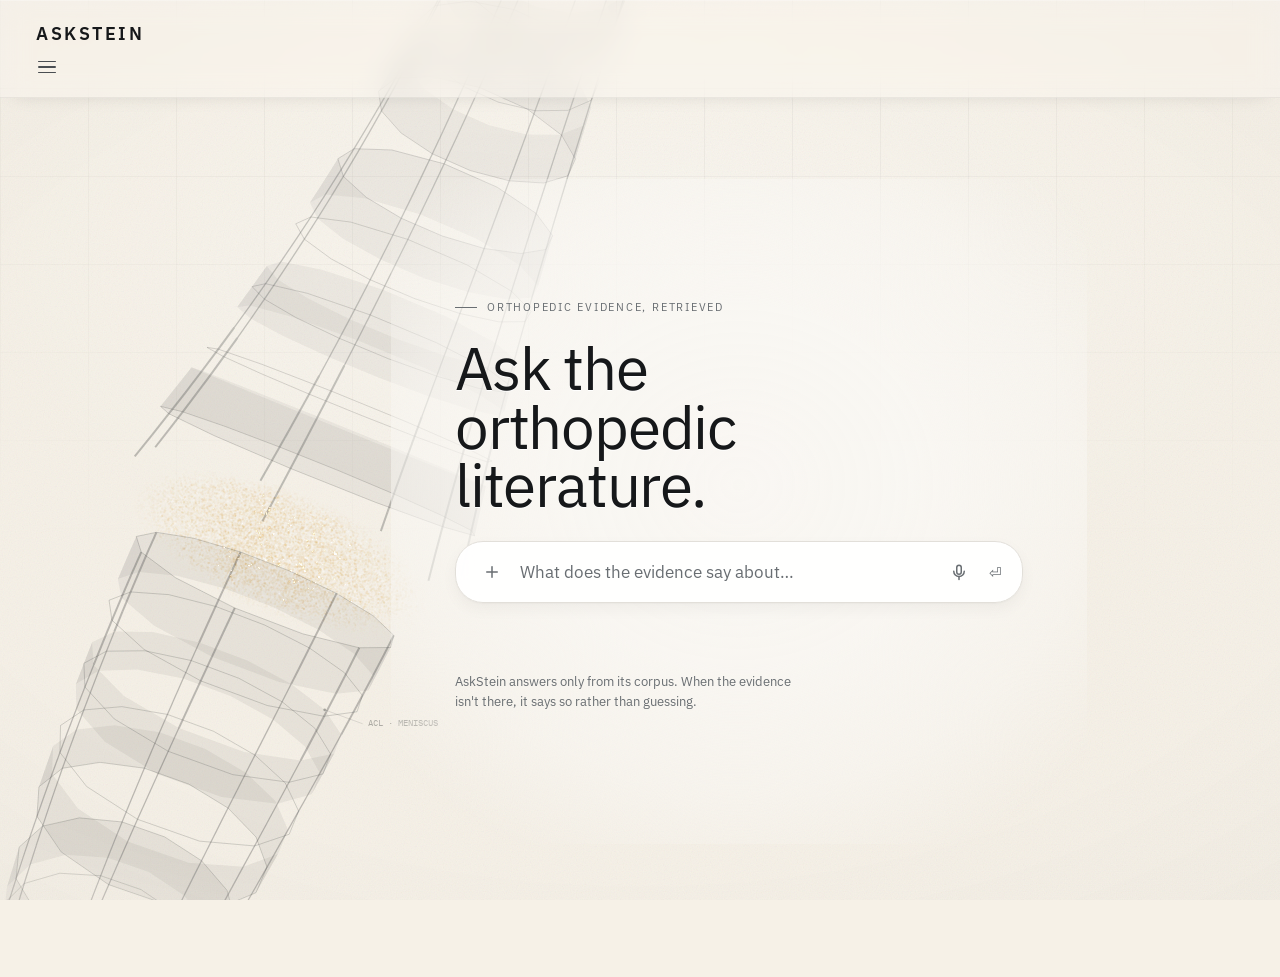
<file: index.html>
<!DOCTYPE html>
<html lang="en" data-theme="light">
<head>
<meta charset="utf-8">
<meta name="viewport" content="width=device-width, initial-scale=1">
<meta name="color-scheme" content="light">
<title>AskStein — Orthopedic Evidence, Retrieved</title>
<link rel="icon" href="data:image/svg+xml,%3Csvg xmlns='http://www.w3.org/2000/svg' viewBox='0 0 100 100'%3E%3Crect width='100' height='100' rx='22' fill='%231B4D3E'/%3E%3Ctext x='50' y='70' font-family='Arial,Helvetica,sans-serif' font-size='58' font-weight='700' fill='%23F6F1E7' text-anchor='middle'%3EA%3C/text%3E%3C/svg%3E">
<meta name="theme-color" content="#1B4D3E">
<link rel="preconnect" href="https://fonts.googleapis.com">
<link rel="preconnect" href="https://fonts.gstatic.com" crossorigin>
<link href="https://fonts.googleapis.com/css2?family=IBM+Plex+Mono:wght@400;500&family=IBM+Plex+Sans:wght@400;500;600&family=Source+Serif+4:opsz,wght@8..60,400;8..60,500;8..60,600&display=swap" rel="stylesheet">
<style>
:root{
  --paper:#F6F1E7; --paper-sunk:#EFE8D9; --paper-raise:#FDFBF6;
  --ink:#16181A; --ink-2:#4A4E52; --ink-3:#696E72; --rule:#E2DFD9;
  --accent:#1B4D3E; --accent-soft:#E8EFEB;
  --evidence:#80591C; --evidence-tint:#F7EFDD;
  --boundary:#9A5B3F; --boundary-tint:#F6EDE7;
  --sans:"IBM Plex Sans",-apple-system,BlinkMacSystemFont,"Segoe UI",sans-serif;
  /* unified on the wordmark's typeface: serif and mono now point at
     the same sans stack rather than a separate font, so every text
     style on the page reads in the one typeface used for "AskStein". */
  --serif:var(--sans);
  --mono:var(--sans);
  --shadow:0 1px 3px rgba(22,24,26,.06),0 8px 24px rgba(22,24,26,.06);
  /* same page-exit fade timing/easing as the shared sub-pages'
     style.css (--dur-fast / --ease-out) — kept as matching literal
     values here since index.html doesn't otherwise share tokens with
     that file, so the two "leaving" transitions read as one motion
     language across the whole site. */
  --dur-fast:.4s;
  --ease-out:cubic-bezier(.16,1,.3,1);
}
*{box-sizing:border-box}
html,body{margin:0;padding:0}
body{background:var(--paper);color:var(--ink);font-family:var(--sans);font-size:15px;line-height:1.6;-webkit-font-smoothing:antialiased;
  transition:opacity var(--dur-fast) var(--ease-out)}
/* ── page-exit fade ("fade away") ─────────────────────────────
   Mirrors the sub-pages' .page-shift.leaving effect: clicking a
   sidebar link away from the home page (About/Corpus/Documentation/
   Contact) fades the whole app out before the browser navigates,
   instead of a hard cut. Set by the click-interceptor script below. */
body.leaving{opacity:0}
button{font-family:inherit;font-size:inherit;color:inherit;cursor:pointer}
a{color:var(--accent)}
:focus-visible{outline:2px solid var(--accent);outline-offset:2px;border-radius:2px}
.sr{position:absolute;width:1px;height:1px;padding:0;margin:-1px;overflow:hidden;
  clip-path:inset(50%);white-space:nowrap;border:0}

/* ── dev toolbar ─────────────────────────────── */
#devbar{position:fixed;bottom:0;left:0;right:0;z-index:100;background:var(--ink);color:#F2F0EC;
  display:flex;gap:4px;align-items:center;padding:7px 14px;font-size:11.5px;letter-spacing:.04em;flex-wrap:wrap;
  transform:translateY(100%);transition:transform .2s cubic-bezier(.2,0,0,1);pointer-events:none;
  visibility:hidden}
body.dev-on #devbar{transform:translateY(0);pointer-events:auto;visibility:visible}
/* Dev toolbar entry point is intentionally not a visible affordance in
   production — it's reached only via the backtick (`) keyboard shortcut,
   not a discoverable on-screen control. */
#devdot{display:none}
body.dev-on #devdot{background:#5FD1C0}
#devbar b{font-weight:600;letter-spacing:.09em;text-transform:uppercase;color:#83888D;margin-right:6px;font-size:10px}
#devbar button{background:transparent;border:1px solid #35393C;color:#C9CCCE;padding:4px 10px;border-radius:2px;font-size:11.5px}
#devbar button:hover{border-color:#6C7174;color:#fff}
#devbar button[aria-pressed=true]{background:#F2F0EC;color:var(--ink);border-color:#F2F0EC;font-weight:600}
#devbar .sep{width:1px;height:18px;background:#35393C;margin:0 8px}

/* ── frame ───────────────────────────────────── */
#frame{margin:0 auto 52px;transition:max-width .25s ease,margin-left .2s cubic-bezier(.4,0,.2,1)}
#frame.mobile{max-width:400px;border-left:1px solid var(--rule);border-right:1px solid var(--rule);min-height:100vh}

/* ── header ──────────────────────────────────── */
header{display:flex;align-items:center;gap:20px;padding:20px 36px;border-bottom:1px solid var(--rule);
  position:sticky;top:0;background:var(--paper);z-index:20}
.wordmark{font-family:var(--sans);font-weight:600;letter-spacing:.14em;font-size:18px;text-transform:uppercase}
header .brand{display:flex;flex-direction:column;align-items:flex-start;gap:8px}
header nav{margin-left:auto;display:flex;gap:22px;font-size:13px;color:var(--ink-2)}
header nav button{background:none;border:0;padding:0;color:inherit}
header nav button:hover{color:var(--ink)}
.mobile header{padding:14px 18px;gap:12px}
.mobile header nav{gap:14px;font-size:12px}

/* ── hamburger + sidebar ─────────────────────── */
/* Fold & tumble: the panel is hinged at the left edge and opens by
   rotating in from edge-on (like a door swinging open) with a slight
   diagonal rotateZ tilt that untwists as it settles, plus a small
   overshoot on the easing curve so it reads as tumbling into place
   rather than just tilting flat. Same choreography in reverse on
   close. */
:root{ --menu-ease:cubic-bezier(.34,1.56,.64,1); --menu-dur:.52s; }

.hamburger{background:none;border:0;padding:4px 2px;display:flex;flex-direction:column;
  justify-content:center;gap:4px;cursor:pointer;width:22px}
.hamburger span{display:block;height:1.5px;width:100%;background:var(--ink-2);border-radius:2px;
  transition:background .15s}
.hamburger:hover span{background:var(--ink)}

/* click-outside-to-close catcher only — no visual dimming, since
   the sidebar pushes content rather than sitting modally above it */
#sidebar-overlay{position:fixed;top:0;left:270px;right:0;bottom:0;background:transparent;
  opacity:0;pointer-events:none;z-index:200}
#sidebar-overlay.on{opacity:1;pointer-events:auto}

#sidebar{position:fixed;top:0;left:0;bottom:0;width:270px;z-index:201;
  background:var(--paper);
  border-right:1px solid var(--rule);
  transform-origin:0% 50%;
  transform:perspective(900px) rotateY(-92deg) rotateZ(-5deg) scale(.92);
  opacity:0;
  backface-visibility:hidden;
  transition:transform var(--menu-dur) var(--menu-ease),
             opacity calc(var(--menu-dur) * .6) linear;
  padding:22px 26px;display:flex;flex-direction:column;gap:24px}
#sidebar.on{transform:perspective(900px) rotateY(0deg) rotateZ(0deg) scale(1);opacity:1}

/* push layout: main content shifts over with the sidebar */
body.sidebar-open{overflow-x:hidden}
body.sidebar-open #frame{margin-left:270px}
body.sidebar-open #devbar{left:270px;transition:left var(--menu-dur) var(--menu-ease)}
@media (max-width:900px){
  body.sidebar-open #frame{margin-left:0}
  body.sidebar-open #devbar{left:0}
  #sidebar-overlay{left:0}
}
.sidebar-close{align-self:flex-end;background:none;border:0;font-size:16px;line-height:1;
  color:var(--ink-2);cursor:pointer;padding:4px}
.sidebar-close:hover{color:var(--ink)}
.sidebar-nav{display:flex;flex-direction:column;gap:18px;margin-top:8px}
.sidebar-nav a{font-family:var(--sans);font-size:13.5px;letter-spacing:.02em;color:var(--ink);
  text-decoration:none;transition:color .15s}
.sidebar-nav a:hover{color:var(--accent)}
.sidebar-nav a.current{color:var(--accent);font-weight:500}

:root[data-theme="dark"] #sidebar{background:var(--paper);
  border-right:1px solid var(--rule)}
:root[data-theme="dark"] .hamburger span{background:var(--ink-2)}
:root[data-theme="dark"] .hamburger:hover span{background:var(--ink)}

/* ── entry ── an asymmetric hero: the environment occupies the
   left field, the copy sits in a quiet zone right-of-center,
   a second sparse network is left free to breathe on the right ── */
.entry{max-width:1320px;margin:0 auto;padding:0 40px;min-height:calc(100vh - 73px);
  display:grid;grid-template-columns:minmax(0,.88fr) minmax(340px,568px) minmax(0,.46fr);align-items:center}
.mobile .entry{display:block;padding:36px 20px 40px;min-height:0}
.hero-copy{grid-column:2;padding:64px 0}
.mobile .hero-copy{padding:0}

.eyebrow{font-family:var(--sans);font-size:11px;letter-spacing:.16em;text-transform:uppercase;
  color:var(--ink-3);margin:0 0 22px;display:flex;align-items:center;gap:10px}
.eyebrow::before{content:"";width:22px;height:1px;background:var(--ink-3)}

h1.display{font-family:var(--serif);font-size:60px;line-height:.98;letter-spacing:-.02em;font-weight:400;margin:0 0 26px}
.mobile h1.display{font-size:34px;line-height:1.04}
.sub{font-family:var(--serif);font-size:18px;line-height:1.55;color:var(--ink-2);margin:0 0 44px;max-width:38ch}
.mobile .sub{font-size:16px;margin-bottom:30px}

.composer{position:relative;display:flex;align-items:center;gap:10px;border:1px solid var(--rule);
  background:var(--paper-raise);border-radius:28px;padding:14px 16px 14px 20px;transition:border-color .16s,box-shadow .16s}
.composer::before{content:"";position:absolute;left:26px;right:26px;top:0;height:1px;
  background:linear-gradient(90deg,transparent,rgba(var(--glow-accent,27,77,62),.55),transparent);opacity:0}
.composer:focus-within::before{opacity:1}
.composer:focus-within{border-color:var(--accent);box-shadow:0 0 0 3px var(--accent-soft)}
.composer textarea{flex:1;border:0;outline:0;resize:none;background:transparent;font-family:var(--sans);
  font-size:16.5px;line-height:1.5;color:var(--ink);min-height:26px;max-height:104px;align-self:center}
.composer textarea::placeholder{color:var(--ink-3)}
.composer .go{border:0;background:transparent;color:var(--ink-3);padding:2px 4px;font-size:15px;line-height:1;flex:none}
.composer .go:hover{color:var(--accent)}
.composer .icon-btn{border:0;background:transparent;color:var(--ink-3);flex:none;width:32px;height:32px;
  border-radius:50%;display:flex;align-items:center;justify-content:center;transition:background .14s,color .14s}
.composer .icon-btn:hover{background:var(--accent-soft);color:var(--accent)}
.composer .icon-btn svg{width:18px;height:18px}
.composer .icon-btn.mic.active{color:var(--accent);background:var(--accent-soft)}
.composer .icon-btn.mic.active svg{animation:mic-pulse 1.1s ease-in-out infinite}
@keyframes mic-pulse{0%,100%{opacity:1}50%{opacity:.45}}
.composer-status{font-size:11.5px;color:var(--ink-3);margin-top:8px;min-height:1em}
.composer-meta{display:flex;justify-content:space-between;margin-top:12px;font-size:11.5px;color:var(--ink-3);
  font-family:var(--mono);letter-spacing:.01em}
.composer-meta kbd{font-family:var(--mono);font-size:11px}

.examples{margin-top:52px;display:grid;grid-template-columns:1fr 1fr;gap:2px 28px}
.mobile .examples{margin-top:34px;grid-template-columns:1fr;gap:0}
.ex{display:block;width:100%;text-align:left;background:none;border:0;border-radius:2px;
  padding:15px 12px;margin:0 -12px;transition:background .16s,transform .16s cubic-bezier(.2,0,0,1)}
.ex:nth-child(2n){margin-top:22px}
.mobile .ex:nth-child(2n){margin-top:0}
.ex:hover{background:rgba(127,133,139,.07);transform:translateX(2px)}
.ex .cat{display:block;font-size:10px;letter-spacing:.11em;text-transform:uppercase;color:var(--ink-3);margin-bottom:6px;font-weight:500}
.ex .q{font-family:var(--serif);font-size:15.5px;line-height:1.42;color:var(--ink)}
.ex:hover .q{color:var(--accent)}
.ex .arrow{float:right;color:var(--ink-3);font-size:13px;margin-left:8px}
.ex:hover .arrow{color:var(--accent)}
.philosophy{margin-top:48px;font-size:12.5px;color:var(--ink-3);line-height:1.65;max-width:44ch}

.field-error{color:var(--boundary);font-size:12.5px;margin:10px 0 0;font-family:var(--sans)}
textarea[aria-invalid="true"]{outline:2px solid var(--boundary);outline-offset:2px}
.demo-note{font-size:12px;color:var(--ink-3);background:var(--evidence-tint);border-left:2px solid var(--evidence);
  padding:9px 12px;margin:0 0 24px;max-width:62ch;line-height:1.55;font-family:var(--sans)}

/* ── retrieval ───────────────────────────────── */
.qhead{font-family:var(--serif);font-size:22px;line-height:1.35;font-weight:400;margin:0 0 22px;padding-bottom:22px;border-bottom:1px solid var(--rule)}
.mobile .qhead{font-size:18px}
.steps{display:grid;gap:14px;font-size:14.5px}
.step{display:flex;gap:12px;align-items:baseline;color:var(--ink-3);transition:color .24s,opacity .24s;opacity:.45}
.step.on{color:var(--ink);opacity:1}
.step .mark{font-family:var(--mono);font-size:13px;width:14px;flex:none;color:var(--ink-3)}
.step.on .mark{color:var(--accent)}
.step .num{color:var(--ink-2)}

/* ── answer layout ───────────────────────────── */
.answerwrap{display:grid;grid-template-columns:minmax(0,1fr) 380px;gap:0;align-items:start}
.mobile .answerwrap{grid-template-columns:1fr}
.acol{padding:34px 40px 64px;min-width:0}
.mobile .acol{padding:24px 20px 40px}
.rail{border-left:1px solid var(--rule);background:var(--paper-sunk);padding:0;position:sticky;top:57px;
  height:calc(100vh - 57px);overflow-y:auto}
.mobile .rail{display:none}

.direct{font-family:var(--serif);font-size:19px;line-height:1.6;margin:0 0 34px;max-width:64ch}
.mobile .direct{font-size:17px}
.label{font-size:10.5px;letter-spacing:.1em;text-transform:uppercase;color:var(--ink-3);font-weight:500;margin:44px 0 20px}
.label:first-of-type{margin-top:0}

/* claims */
.claim{position:relative;padding-left:20px;margin-bottom:26px;max-width:66ch;cursor:default}
.claim::before{content:"";position:absolute;left:0;top:4px;bottom:4px;width:2px;background:var(--ink)}
.claim[data-s=limited]::before{width:1px;background:var(--ink-3)}
.claim[data-s=divided]::before{background:none;border-left:2px dashed var(--ink-2)}
.claim[data-s=none]::before{background:none;border-left:2px solid var(--ink-3);opacity:.4}
.claim p{font-family:var(--serif);font-size:17px;line-height:1.62;margin:0}
.claim[data-s=none] p{color:var(--ink-2)}
.claim.active{background:linear-gradient(90deg,rgba(232,239,235,.85),rgba(232,239,235,0));border-radius:0 2px 2px 0}
.claim.active::before{background:var(--accent)}
.claim[data-s=divided].active::before{background:none;border-left-color:var(--accent)}
.claim[data-s=none].active::before{background:none;border-left-color:var(--accent)}
.claim[data-s=limited].active::before{background:var(--accent)}
.chips{display:flex;flex-wrap:wrap;gap:6px;margin-top:9px;align-items:center}
.chip{font-size:12px;padding:3px 9px;border:1px solid var(--rule);background:var(--paper-raise);border-radius:2px;
  color:var(--ink-2);white-space:nowrap;transition:.12s}
.chip:hover,.chip.lit{border-color:var(--evidence);background:var(--evidence-tint);color:var(--ink)}
.chip.on{background:var(--evidence);border-color:var(--evidence);color:#fff}
.divnote{margin-top:9px;font-size:12.5px;color:var(--ink-2);display:flex;gap:10px;align-items:baseline;flex-wrap:wrap}
.divnote button{background:none;border:0;padding:0;color:var(--accent);font-size:12.5px;font-weight:500;border-bottom:1px solid transparent}
.divnote button:hover{border-bottom-color:var(--accent)}
.statelabel{font-size:11px;color:var(--ink-3);letter-spacing:.03em}

/* inline partial abstention */
.gap{position:relative;padding-left:20px;margin:26px 0;max-width:66ch}
.gap::before{content:"";position:absolute;left:0;top:2px;bottom:2px;width:2px;border-left:2px solid var(--boundary);opacity:.55}
.gap .t{font-size:10.5px;letter-spacing:.1em;text-transform:uppercase;color:var(--boundary);font-weight:600;margin-bottom:6px}
.gap p{margin:0;font-family:var(--serif);font-size:16px;line-height:1.55;color:var(--ink-2)}

/* limitations / basis / continue */
.lims{list-style:none;padding:0;margin:0;max-width:64ch}
.lims li{position:relative;padding-left:18px;margin-bottom:9px;font-size:14.5px;color:var(--ink-2);line-height:1.55}
.lims li::before{content:"";position:absolute;left:2px;top:10px;width:5px;height:1px;background:var(--ink-3)}
.basis{border-top:1px solid var(--rule);border-bottom:1px solid var(--rule);padding:16px 0;max-width:64ch;margin-top:12px}
.basisline{display:flex;justify-content:space-between;gap:16px;align-items:baseline;font-size:13.5px;color:var(--ink-2);flex-wrap:wrap}
.basisline .n{font-family:var(--mono);font-size:12.5px;color:var(--ink)}
.basis button{background:none;border:0;padding:0;color:var(--accent);font-size:12.5px;font-weight:500}
.basisdetail{display:none;margin-top:14px;padding-top:14px;border-top:1px solid var(--rule)}
.basisdetail.open{display:block}
.brow{display:grid;grid-template-columns:110px 1fr;gap:14px;font-size:13px;margin-bottom:7px}
.brow dt{color:var(--ink-3);font-size:11px;letter-spacing:.07em;text-transform:uppercase;padding-top:2px}
.brow dd{margin:0;color:var(--ink-2)}
.brow dd.bd{color:var(--boundary)}
.follow{display:grid;gap:2px;max-width:64ch}
.fu{text-align:left;background:none;border:0;border-top:1px solid var(--rule);padding:14px 2px;font-family:var(--serif);
  font-size:16px;color:var(--ink);display:flex;gap:12px;transition:padding-left .14s}
.fu:last-child{border-bottom:1px solid var(--rule)}
.fu:hover{padding-left:8px;color:var(--accent)}
.fu span{color:var(--ink-3);flex:none}
.fu:hover span{color:var(--accent)}
.fcomposer{margin-top:40px;max-width:64ch}

/* ── info pages (about / corpus / docs / contact) ───────── */
.back-link{display:inline-flex;align-items:center;gap:7px;background:none;border:0;padding:0;
  font-family:var(--sans);font-size:11px;letter-spacing:.1em;text-transform:uppercase;
  color:var(--ink-3);margin-bottom:26px}
.back-link:hover{color:var(--accent)}
.infopage .qhead{font-size:26px}
.infopage .direct{margin-bottom:40px}
.infopage .label:first-of-type{margin-top:0}
.infopage p.body{font-size:14.5px;line-height:1.7;color:var(--ink-2);max-width:64ch;margin:0 0 16px}
.infopage .brow{margin-bottom:16px}
.infopage .brow dt{padding-top:1px}
.stepline{display:grid;grid-template-columns:26px 1fr;gap:14px;margin-bottom:16px;max-width:64ch}
.stepline .n{font-family:var(--mono);font-size:11.5px;color:var(--accent);padding-top:2px}
.stepline .h{font-size:14px;font-weight:500;color:var(--ink);margin-bottom:3px}
.stepline .d{font-size:13.5px;line-height:1.6;color:var(--ink-2)}
.team-grid{display:grid;gap:22px;max-width:66ch}
.team-card{border-top:1px solid var(--rule);padding-top:16px}
.team-card .who{font-family:var(--serif);font-size:17px;color:var(--ink);margin-bottom:2px}
.team-card .role{font-size:11px;letter-spacing:.07em;text-transform:uppercase;color:var(--accent);margin-bottom:8px}
.team-card .focus{font-size:13.5px;line-height:1.6;color:var(--ink-2);max-width:60ch}
.contact-cta{margin-top:40px;padding-top:24px;border-top:1px solid var(--rule);max-width:64ch}
.contact-cta a{font-family:var(--serif);font-size:17px;color:var(--accent);text-decoration:none}
.contact-cta a:hover{text-decoration:underline}
:root[data-theme="dark"] .stepline .n{color:var(--accent)}
:root[data-theme="dark"] .team-card .role{color:var(--accent)}

/* ── rail ────────────────────────────────────── */
.railhead{padding:16px 20px 0;position:sticky;top:0;background:var(--paper-sunk);z-index:2}
.railtitle{font-size:10.5px;letter-spacing:.1em;text-transform:uppercase;color:var(--ink-3);font-weight:500}
.railcount{font-size:12.5px;color:var(--ink-2);margin-top:3px;font-family:var(--mono)}
.tabs{display:flex;gap:18px;margin-top:14px;border-bottom:1px solid var(--rule)}
.tab{background:none;border:0;padding:0 0 9px;font-size:12.5px;color:var(--ink-3);border-bottom:2px solid transparent;margin-bottom:-1px}
.tab[aria-selected=true]{color:var(--ink);border-bottom-color:var(--accent);font-weight:500}
.focusbar{display:none;margin:12px 0 0;padding:10px 12px;background:var(--evidence-tint);border-left:2px solid var(--evidence);font-size:12.5px;line-height:1.45}
.focusbar.on{display:block}
.focusbar em{font-style:normal;font-family:var(--serif);color:var(--ink)}
.focusbar button{background:none;border:0;padding:0;color:var(--accent);font-weight:500;font-size:12px;margin-top:6px;display:block}

.srcs{padding:0 0 60px}
.src{border-bottom:1px solid var(--rule);padding:15px 20px;transition:background .14s,opacity .14s}
.src.lit{background:var(--evidence-tint)}
.src.dim{opacity:.32}
.src.uncited .name{color:var(--ink-2)}
.srchead{display:flex;gap:10px;align-items:baseline;width:100%;background:none;border:0;padding:0;text-align:left}
.caret{color:var(--ink-3);font-size:10px;flex:none;width:9px;transition:transform .18s}
.src.open .caret{transform:rotate(90deg)}
.name{font-size:14px;font-weight:500;letter-spacing:-.005em}
.meta{font-size:12px;color:var(--ink-2);margin-top:3px;margin-left:19px}
.meta .n{font-family:var(--mono);font-size:11.5px}
.tag{display:inline-block;font-size:10px;letter-spacing:.07em;text-transform:uppercase;color:var(--ink-3);
  border:1px solid var(--rule);padding:1px 5px;border-radius:2px;margin-left:6px;vertical-align:1px}
.usecount{font-size:11.5px;color:var(--evidence);margin-top:4px;margin-left:19px;font-weight:500}
.usecount.no{color:var(--ink-3);font-weight:400}
.passage{margin:11px 0 0 19px;font-size:13.5px;line-height:1.6;color:var(--ink-2);
  border-left:2px solid var(--rule);padding:2px 0 2px 11px}
.passage mark{background:var(--evidence-tint);color:var(--ink);box-shadow:-2px 0 0 var(--evidence);padding:1px 0}
.card{display:none;margin:12px 0 0 19px}
.src.open .card{display:block}
.cardsec{margin-bottom:13px}
.cardsec .t{font-size:10px;letter-spacing:.1em;text-transform:uppercase;color:var(--ink-3);font-weight:500;margin-bottom:5px}
.supports{font-family:var(--serif);font-size:14px;line-height:1.5;color:var(--ink);padding-left:10px;border-left:2px solid var(--ink)}
.doi{font-family:var(--mono);font-size:11.5px;color:var(--ink-2)}
.facets{display:grid;grid-template-columns:84px 1fr;gap:5px 12px;font-size:12.5px;margin:0}
.facets dt{color:var(--ink-3)}
.facets dd{margin:0;color:var(--ink-2)}
.cardacts{display:flex;gap:16px;margin-top:12px;padding-top:11px;border-top:1px solid var(--rule);font-size:12.5px}
.cardacts button{background:none;border:0;padding:0;color:var(--accent);font-weight:500}
.ctxbtn{background:none;border:0;padding:0;color:var(--accent);font-size:12px;font-weight:500;margin:7px 0 0 19px}
.ctx{display:none;margin:8px 0 0 19px;font-size:13px;line-height:1.6;color:var(--ink-3);border-left:2px solid var(--rule);padding-left:11px}
.ctx.open{display:block}
.concord{margin:0 20px;padding:9px 0 0;font-size:11px;letter-spacing:.07em;text-transform:uppercase;color:var(--ink-3);font-weight:500}

/* ── divergence ──────────────────────────────── */
.diverge{display:none;padding:0 20px 60px}
.diverge.on{display:block}
.dvback{background:none;border:0;padding:12px 0;color:var(--accent);font-size:12.5px;font-weight:500}
.dvgroups{display:grid;grid-template-columns:1fr 1fr;gap:0;border:1px solid var(--rule);background:var(--paper-raise)}
.dvg{padding:12px}
.dvg+.dvg{border-left:1px solid var(--rule)}
.dvg .h{font-size:10.5px;letter-spacing:.09em;text-transform:uppercase;color:var(--ink-2);font-weight:600;margin-bottom:7px}
.dvg .s{font-size:12.5px;color:var(--ink-2);line-height:1.7}
.axis{width:100%;border-collapse:collapse;margin-top:14px;font-size:12.5px;background:var(--paper-raise);border:1px solid var(--rule)}
.axis caption{text-align:left;font-size:10.5px;letter-spacing:.09em;text-transform:uppercase;color:var(--ink-3);font-weight:500;padding:0 0 7px}
.axis th,.axis td{padding:8px 10px;border-bottom:1px solid var(--rule);text-align:left;vertical-align:top}
.axis th{color:var(--ink-3);font-weight:400;width:34%}
.axis thead th{color:var(--ink-2);font-weight:600;font-size:10.5px;letter-spacing:.08em;text-transform:uppercase;width:auto;border-bottom:1px solid var(--rule)}
.axis td{color:var(--ink-2)}
.axis tr.key td,.axis tr.key th{background:var(--evidence-tint);color:var(--ink)}
.axis tr:last-child th,.axis tr:last-child td{border-bottom:0}
.concentrate{margin-top:12px;font-size:12.5px;color:var(--ink-2);line-height:1.5;padding-left:11px;border-left:2px solid var(--evidence)}

/* ── abstention ──────────────────────────────── */
.abst{border:1px solid var(--boundary);background:var(--boundary-tint);border-radius:4px;padding:20px 22px;max-width:64ch}
.abst .t{font-size:10.5px;letter-spacing:.11em;text-transform:uppercase;color:var(--boundary);font-weight:600;margin-bottom:10px}
.abst p{font-family:var(--serif);font-size:16.5px;line-height:1.6;margin:0 0 10px}
.abst p:last-child{margin:0;color:var(--ink-2);font-size:15.5px}
.bdrule{display:flex;align-items:center;gap:14px;margin:36px 0;max-width:64ch;
  font-size:10.5px;letter-spacing:.13em;text-transform:uppercase;color:var(--boundary);font-weight:600}
.bdrule::before,.bdrule::after{content:"";flex:1;border-top:1px dashed var(--boundary);opacity:.55}
.near{position:relative;padding-left:20px;margin-bottom:22px;max-width:64ch}
.near::before{content:"";position:absolute;left:0;top:3px;bottom:3px;width:2px;background:var(--ink-3)}
.near .h{font-family:var(--serif);font-size:16.5px;line-height:1.45}
.near .m{font-size:12.5px;color:var(--ink-2);margin-top:4px;font-family:var(--mono)}
.near .c{margin-top:7px;display:flex;gap:6px;flex-wrap:wrap}

/* ── mobile sheet ────────────────────────────── */
.mobonly{display:none}
.mobile .mobonly{display:block}
.mobile .evbar{display:flex}
.evbar{display:none;position:sticky;bottom:0;margin-top:24px;border-top:1px solid var(--rule);background:var(--paper);
  padding:13px 0;justify-content:space-between;align-items:center;font-size:13px}
.evbar button{background:var(--accent);color:#fff;border:0;padding:9px 16px;border-radius:2px;font-size:13px;font-weight:500;min-height:40px}
#sheet{position:fixed;left:0;right:0;bottom:0;z-index:60;background:var(--paper-raise);border-top:1px solid var(--rule);
  box-shadow:var(--shadow);border-radius:8px 8px 0 0;max-height:72vh;overflow-y:auto;transform:translateY(101%);
  transition:transform .22s cubic-bezier(.2,0,0,1),visibility 0s linear .22s;visibility:hidden}
#sheet.on{transform:translateY(0);visibility:visible;
  transition:transform .22s cubic-bezier(.2,0,0,1),visibility 0s linear 0s}
#sheet .handle{width:34px;height:3px;background:var(--rule);border-radius:2px;margin:9px auto}
#sheet .sh{padding:6px 20px 12px;border-bottom:1px solid var(--rule);position:sticky;top:0;background:var(--paper-raise)}
#sheet .sh .t{font-size:10.5px;letter-spacing:.1em;text-transform:uppercase;color:var(--ink-3);font-weight:500;margin-bottom:5px}
#sheet .sh .q{font-family:var(--serif);font-size:15px;line-height:1.45;padding-left:10px;border-left:2px solid var(--ink)}
#sheet .back{display:block;width:100%;background:none;border:0;border-top:1px solid var(--rule);padding:15px;color:var(--accent);font-weight:500;font-size:13.5px}
.scrim{position:fixed;inset:0;background:rgba(22,24,26,.28);z-index:55;opacity:0;pointer-events:none;transition:opacity .2s}
.scrim.on{opacity:1;pointer-events:auto}

.screen{display:none}
.screen.on{display:block}
@media (prefers-reduced-motion:reduce){*{transition:none!important;animation:none!important}}
</style>

<style id="depth">
/* ═══════════════════════════════════════════════════════════
   DEPTH PASS — ambient dimensionality
   Restrained by rule: nothing above 10% shadow opacity,
   nothing that reduces text contrast, nothing that moves
   while you are reading.
   ═══════════════════════════════════════════════════════════ */
:root{
  /* elevation ladder */
  --e0: inset 0 0 0 1px rgba(22,24,26,.02);
  --e1: 0 1px 1px rgba(22,24,26,.030), 0 2px 5px rgba(22,24,26,.028);
  --e2: 0 1px 2px rgba(22,24,26,.035), 0 6px 16px rgba(22,24,26,.045), 0 1px 0 rgba(255,255,255,.7) inset;
  --e3: 0 2px 4px rgba(22,24,26,.045), 0 14px 40px rgba(22,24,26,.075), 0 1px 0 rgba(255,255,255,.85) inset;
  --grain: url("data:image/svg+xml,%3Csvg xmlns='http://www.w3.org/2000/svg' width='180' height='180'%3E%3Cfilter id='n'%3E%3CfeTurbulence type='fractalNoise' baseFrequency='.85' numOctaves='3' stitchTiles='stitch'/%3E%3C/filter%3E%3Crect width='100%25' height='100%25' filter='url(%23n)' opacity='.55'/%3E%3C/svg%3E");
}

/* ── the ground ─────────────────────────────────────────── */
body{background:#F6F1E7}
#field{position:fixed;inset:0;z-index:0;pointer-events:none;display:block}
/* faint scientific grid — reads as graph paper, not as a dashboard */
#ground{position:fixed;inset:0;z-index:1;pointer-events:none;
  background-image:
    linear-gradient(rgba(22,24,26,.05) 1px,transparent 1px),
    linear-gradient(90deg,rgba(22,24,26,.05) 1px,transparent 1px);
  background-size:88px 88px;
  mask-image:radial-gradient(ellipse 120% 90% at 50% 0%,#000 20%,transparent 78%);
  -webkit-mask-image:radial-gradient(ellipse 120% 90% at 50% 0%,#000 20%,transparent 78%)}
/* vignette + grain, always on top of the field, never over text */
#atmos{position:fixed;inset:0;z-index:2;pointer-events:none;
  background:
    radial-gradient(ellipse 78% 58% at 50% 30%,rgba(255,255,255,.34),transparent 66%),
    radial-gradient(ellipse 130% 110% at 50% 50%,transparent 42%,rgba(22,24,26,.055) 100%)}
#atmos::after{content:"";position:absolute;inset:0;background-image:var(--grain);
  background-size:180px 180px;opacity:.16;mix-blend-mode:multiply}

#frame{position:relative;z-index:3}
#devbar{z-index:100}

/* ── header: floats above the field ─────────────────────── */
header{background:rgba(251,250,248,.38);backdrop-filter:saturate(140%) blur(14px);
  -webkit-backdrop-filter:saturate(140%) blur(14px);
  border-bottom:1px solid rgba(22,24,26,.06);
  box-shadow:0 1px 0 rgba(255,255,255,.35) inset, 0 6px 20px -14px rgba(22,24,26,.22)}

/* ── entry: the environment fills the frame; a wash tracks
   the copy column itself (not a guessed fraction of .entry) so
   it stays correct regardless of the grid's asymmetric split ── */
.entry{position:relative;isolation:isolate}
.hero-copy{position:relative;isolation:isolate}
.hero-copy::before{content:"";position:absolute;z-index:-1;inset:-56px -64px;
  background:radial-gradient(ellipse 72% 68% at 50% 46%,
    rgba(249,247,243,.94) 0%,rgba(249,247,243,.88) 40%,rgba(249,247,243,.56) 68%,rgba(249,247,243,0) 92%)}
.hero-copy > *{position:relative}
/* the corpus reads densest through the left field and thins only
   where the copy actually sits — never a fixed-percent guess */
#field{mask-image:radial-gradient(ellipse 132% 112% at 32% 58%,
    rgba(0,0,0,1) 0%,rgba(0,0,0,1) 36%,rgba(0,0,0,.55) 50%,rgba(0,0,0,.18) 61%,#000 73%);
  -webkit-mask-image:radial-gradient(ellipse 132% 112% at 32% 58%,
    rgba(0,0,0,1) 0%,rgba(0,0,0,1) 36%,rgba(0,0,0,.55) 50%,rgba(0,0,0,.18) 61%,#000 73%)}
.composer{background:rgba(255,255,255,.92);backdrop-filter:blur(10px);-webkit-backdrop-filter:blur(10px);
  box-shadow:var(--e2);transition:box-shadow .22s cubic-bezier(.2,0,0,1),border-color .12s,transform .22s cubic-bezier(.2,0,0,1)}
.composer:hover{box-shadow:var(--e3)}
.composer:focus-within{box-shadow:var(--e3),0 0 0 3px var(--accent-soft);transform:translateY(-1px)}
.examples{position:relative}
.ex{position:relative;border-radius:2px;transition:padding-left .16s cubic-bezier(.2,0,0,1),background .16s,box-shadow .16s,transform .16s}
.ex:hover{background:rgba(255,255,255,.72);box-shadow:var(--e1);transform:translateX(2px)}
h1.display{text-shadow:0 1px 0 rgba(255,255,255,.9)}

/* ── answer surface: a sheet resting on the field ───────── */
.answerwrap{position:relative;background:rgba(251,250,248,.94);
  backdrop-filter:blur(18px) saturate(120%);-webkit-backdrop-filter:blur(18px) saturate(120%);
  box-shadow:0 -1px 0 rgba(255,255,255,.8) inset, 0 18px 60px -30px rgba(22,24,26,.5);
  border-left:1px solid rgba(22,24,26,.05);border-right:1px solid rgba(22,24,26,.05)}
#s-abstain > .acol, #s-load > .acol{position:relative;background:rgba(251,250,248,.94);
  backdrop-filter:blur(18px) saturate(120%);-webkit-backdrop-filter:blur(18px) saturate(120%);
  box-shadow:0 18px 60px -30px rgba(22,24,26,.5);border-radius:2px}

/* ── claims: lift on approach, never while reading ──────── */
.claim{border-radius:0 3px 3px 0;transition:background .18s,box-shadow .18s,transform .18s cubic-bezier(.2,0,0,1)}
.claim:hover{background:rgba(255,255,255,.66);box-shadow:0 1px 2px rgba(22,24,26,.03),0 6px 18px -10px rgba(22,24,26,.22);
  transform:translateX(1px)}
.claim.active{box-shadow:0 1px 2px rgba(22,24,26,.04),0 10px 26px -14px rgba(22,24,26,.3)}

/* ── citation chips: small physical objects ─────────────── */
.chip{box-shadow:0 1px 0 rgba(22,24,26,.045),0 1px 2px rgba(22,24,26,.03);
  transition:transform .14s cubic-bezier(.2,0,0,1),box-shadow .14s,background .12s,border-color .12s,color .12s}
.chip:hover,.chip.lit{transform:translateY(-1.5px);box-shadow:0 2px 3px rgba(22,24,26,.05),0 6px 14px -6px rgba(22,24,26,.28)}
.chip:active{transform:translateY(0);box-shadow:0 1px 0 rgba(22,24,26,.06)}

/* ── evidence rail: recessed, with depth on its contents ── */
.rail{background:linear-gradient(180deg,#F2F0EB,#F5F3EF 220px);
  box-shadow:inset 14px 0 22px -18px rgba(22,24,26,.34), inset 1px 0 0 rgba(22,24,26,.05);
  border-left:0;perspective:1200px}
.railhead{background:linear-gradient(180deg,rgba(242,240,235,.97),rgba(242,240,235,.86));
  backdrop-filter:blur(10px);-webkit-backdrop-filter:blur(10px);
  box-shadow:0 10px 18px -16px rgba(22,24,26,.55)}
.src{position:relative;transform-style:preserve-3d;
  transition:background .18s,box-shadow .2s,transform .2s cubic-bezier(.2,0,0,1),opacity .18s}
.src:hover{background:rgba(255,255,255,.62);box-shadow:0 1px 2px rgba(22,24,26,.03),0 10px 24px -14px rgba(22,24,26,.3);
  transform:translateX(-2px)}
.src.lit{box-shadow:0 2px 4px rgba(22,24,26,.04),0 16px 34px -18px rgba(22,24,26,.42),
  inset 2px 0 0 var(--evidence);transform:translateX(-4px) scale(1.004);z-index:2}
.src.dim{opacity:.3;transform:scale(.995)}
.src.open{background:rgba(255,255,255,.8);box-shadow:0 2px 5px rgba(22,24,26,.045),0 18px 40px -22px rgba(22,24,26,.45)}
.passage{background:rgba(255,255,255,.55);border-radius:0 2px 2px 0;
  box-shadow:0 1px 2px rgba(22,24,26,.025)}
.passage mark{border-radius:1px;box-shadow:-2px 0 0 var(--evidence),0 1px 2px rgba(22,24,26,.05)}

/* ── cards: the three places enclosure is allowed ───────── */
.card{background:rgba(255,255,255,.9);border:1px solid rgba(22,24,26,.06);border-radius:4px;
  padding:14px;box-shadow:var(--e2);margin-left:19px}
.abst{box-shadow:var(--e2),0 0 0 1px rgba(154,91,63,.12);
  background:linear-gradient(180deg,#F9F1EC,#F5EAE3)}
.axis,.dvgroups{box-shadow:var(--e1);border-radius:3px;overflow:hidden}
.basis{background:rgba(255,255,255,.5);border-radius:3px;padding:16px 14px;
  box-shadow:inset 0 1px 0 rgba(255,255,255,.8),0 1px 2px rgba(22,24,26,.025)}

/* ── follow-ups & buttons ───────────────────────────────── */
.fu{border-radius:2px;transition:padding-left .16s cubic-bezier(.2,0,0,1),background .16s,box-shadow .16s}
.fu:hover{background:rgba(255,255,255,.7);box-shadow:var(--e1)}
.evbar{background:rgba(251,250,248,.92);backdrop-filter:blur(12px);-webkit-backdrop-filter:blur(12px);
  box-shadow:0 -8px 20px -16px rgba(22,24,26,.5)}
.evbar button{box-shadow:0 1px 2px rgba(22,24,26,.12),0 6px 14px -8px rgba(27,77,62,.6)}
#sheet{box-shadow:0 -2px 6px rgba(22,24,26,.06),0 -24px 60px -20px rgba(22,24,26,.4)}

/* ── retrieval steps rise as they resolve ───────────────── */
.step{transform:translateY(3px);transition:color .24s,opacity .24s,transform .28s cubic-bezier(.2,0,0,1)}
.step.on{transform:translateY(0)}

/* ── mobile: atmosphere stays visible, readability comes from blur ──
   Was near-opaque (.96) — that hid the field animation almost entirely
   on phones. Dropping opacity and raising blur keeps text legible
   (the linework is diffused, not sharp, behind it) while letting the
   background actually read as present, not just a flat paper panel. */
#frame.mobile{background:rgba(251,250,248,.30);backdrop-filter:blur(18px);
  -webkit-backdrop-filter:blur(18px);box-shadow:0 0 90px -30px rgba(22,24,26,.55);
  border-left:1px solid rgba(22,24,26,.06);border-right:1px solid rgba(22,24,26,.06)}
.mobile .answerwrap{background:transparent;backdrop-filter:none;-webkit-backdrop-filter:none;box-shadow:none;border:0}

/* ── the honest exit ────────────────────────────────────── */
@media (prefers-reduced-motion:reduce){
  #field{opacity:.5}
  .claim:hover,.src:hover,.chip:hover,.ex:hover,.composer:focus-within,.src.lit{transform:none}
}
@media (max-width:768px){ #ground{opacity:.5} #atmos::after{opacity:.1} }


/* ═══════════════════════════════════════════════════════════
   DARK THEME — "the living memory of medicine"
   A biomedical knowledge environment, not a SaaS dark mode.
   Toggle with the devbar; light paper-and-ink stays intact
   underneath and is what ships if no dark theme is chosen.
   ═══════════════════════════════════════════════════════════ */
:root[data-theme="dark"]{
  --paper:#080B0C; --paper-sunk:#050708; --paper-raise:#0E1415;
  --ink:#ECEEEF; --ink-2:#A7ADB3; --ink-3:#7E858B; --rule:rgba(255,255,255,.10);
  --accent:#5FD1C0; --accent-soft:rgba(95,209,192,.16);
  --evidence:#E8B54A; --evidence-tint:rgba(232,181,74,.14);
  --boundary:#E2937A; --boundary-tint:rgba(226,147,122,.13);
  --glass:rgba(19,24,28,.62); --glass-strong:rgba(15,19,22,.88);
  --glass-border:rgba(255,255,255,.09);
  --glow-accent:95,209,192; --glow-warm:232,181,74;
}
:root[data-theme="dark"] body{background:var(--paper)}
:root[data-theme="dark"] #ground{
  background-image:
    linear-gradient(rgba(255,255,255,.058) 1px,transparent 1px),
    linear-gradient(90deg,rgba(255,255,255,.058) 1px,transparent 1px)}
:root[data-theme="dark"] #atmos{
  background:
    radial-gradient(ellipse 70% 55% at 22% 20%,rgba(95,209,192,.05),transparent 60%),
    radial-gradient(ellipse 60% 50% at 82% 72%,rgba(232,181,74,.035),transparent 62%),
    radial-gradient(ellipse 140% 120% at 50% 50%,transparent 40%,rgba(0,0,0,.5) 100%)}
:root[data-theme="dark"] #atmos::after{opacity:.10;mix-blend-mode:overlay}

/* cinematic pooled lighting — layer 5. three fixed light sources,
   never evenly lighting the scene: a cyan key behind the structure,
   a faint blue-violet fill upper-right, a restrained amber rim low
   right. Each is its own blurred blob so edges stay soft. */
:root[data-theme="dark"] #glow{position:fixed;inset:0;z-index:2;pointer-events:none;opacity:0;
  transition:opacity 1s ease}
:root[data-theme="dark"] #glow.on{opacity:1}
:root[data-theme="dark"] #glow.dim{opacity:.4}
:root[data-theme="dark"] #glow::before{content:"";position:absolute;left:16%;top:55%;width:980px;height:760px;
  transform:translate(-50%,-50%);border-radius:50%;filter:blur(110px);
  background:radial-gradient(ellipse,rgba(var(--glow-accent),.14),transparent 68%)}
:root[data-theme="dark"] #glow::after{content:"";position:absolute;right:6%;top:14%;width:640px;height:520px;
  transform:translate(50%,-50%);border-radius:50%;filter:blur(100px);
  background:radial-gradient(ellipse,rgba(124,131,214,.075),transparent 70%)}
:root[data-theme="dark"] .glow-rim{position:absolute;right:10%;bottom:6%;width:520px;height:420px;
  transform:translate(30%,30%);border-radius:50%;filter:blur(95px);
  background:radial-gradient(ellipse,rgba(var(--glow-warm),.06),transparent 72%)}

:root[data-theme="dark"] header{background:linear-gradient(180deg,rgba(5,7,8,.28),rgba(5,7,8,0));
  border-bottom:1px solid transparent;backdrop-filter:blur(6px);-webkit-backdrop-filter:blur(6px);
  box-shadow:none}
:root[data-theme="dark"] header::after{content:"";position:absolute;left:0;right:0;bottom:-32px;height:32px;
  background:linear-gradient(180deg,rgba(5,7,8,.28),transparent);pointer-events:none}
:root[data-theme="dark"] .wordmark{color:var(--ink)}
:root[data-theme="dark"] header nav button:hover{color:var(--ink)}

:root[data-theme="dark"] .hero-copy::before{
  background:radial-gradient(ellipse 70% 64% at 50% 46%,
    rgba(5,7,8,.82) 0%,rgba(5,7,8,.72) 40%,rgba(5,7,8,.42) 66%,rgba(5,7,8,0) 90%)}
:root[data-theme="dark"] h1.display{text-shadow:0 1px 24px rgba(95,209,192,.18)}
:root[data-theme="dark"] .sub{color:var(--ink-2)}
:root[data-theme="dark"] .philosophy{color:var(--ink-3);border-top-color:var(--rule)}

:root[data-theme="dark"] .composer{background:var(--glass);backdrop-filter:blur(18px) saturate(140%);
  -webkit-backdrop-filter:blur(18px) saturate(140%);
  border:1px solid var(--glass-border);
  box-shadow:0 1px 0 rgba(255,255,255,.05) inset,0 20px 60px -30px rgba(0,0,0,.9),0 0 0 0 rgba(var(--glow-accent),0);
  transition:box-shadow .3s cubic-bezier(.2,0,0,1),border-color .2s}
:root[data-theme="dark"] .composer:hover{border-color:rgba(255,255,255,.16)}
:root[data-theme="dark"] .composer:focus-within{border-color:rgba(95,209,192,.45);
  box-shadow:0 1px 0 rgba(255,255,255,.05) inset,0 20px 60px -30px rgba(0,0,0,.9),0 0 0 3px rgba(var(--glow-accent),.14),0 0 40px -8px rgba(var(--glow-accent),.25);
  transform:translateY(-1px)}
:root[data-theme="dark"] .composer textarea::placeholder{color:var(--ink-3)}
:root[data-theme="dark"] .composer-meta{color:var(--ink-3)}
:root[data-theme="dark"] .ex{border-top-color:var(--rule)}
:root[data-theme="dark"] .ex:last-child{border-bottom-color:var(--rule)}
:root[data-theme="dark"] .ex:hover{background:rgba(255,255,255,.035)}
:root[data-theme="dark"] .ex .cat{color:var(--ink-3)}
:root[data-theme="dark"] .ex .q{color:var(--ink)}
:root[data-theme="dark"] .ex:hover .q{color:var(--accent)}
:root[data-theme="dark"] .qhead{border-bottom-color:var(--rule)}

/* the answer stays a near-opaque sheet — glass everywhere would
   cost the one thing the product cannot trade away: readability */
:root[data-theme="dark"] .answerwrap{background:var(--glass-strong);
  backdrop-filter:blur(22px) saturate(120%);-webkit-backdrop-filter:blur(22px) saturate(120%);
  box-shadow:0 -1px 0 rgba(255,255,255,.04) inset, 0 30px 90px -40px rgba(0,0,0,.9);
  border-left:1px solid var(--glass-border);border-right:1px solid var(--glass-border)}
:root[data-theme="dark"] #s-abstain > .acol, :root[data-theme="dark"] #s-load > .acol{
  background:var(--glass-strong);backdrop-filter:blur(22px) saturate(120%);
  -webkit-backdrop-filter:blur(22px) saturate(120%);
  box-shadow:0 30px 90px -40px rgba(0,0,0,.9)}

:root[data-theme="dark"] .label{color:var(--ink-3)}
:root[data-theme="dark"] .claim[data-s=none] p{color:var(--ink-2)}
:root[data-theme="dark"] .claim:hover{background:rgba(255,255,255,.035);
  box-shadow:0 1px 2px rgba(0,0,0,.3),0 8px 24px -12px rgba(0,0,0,.6)}
:root[data-theme="dark"] .claim.active{background:linear-gradient(90deg,rgba(95,209,192,.09),transparent);
  box-shadow:0 1px 2px rgba(0,0,0,.3),0 10px 30px -14px rgba(0,0,0,.65)}
:root[data-theme="dark"] .claim.active::before{background:var(--accent)}
:root[data-theme="dark"] .divnote button{color:var(--accent)}

:root[data-theme="dark"] .chip{background:rgba(255,255,255,.03);border-color:var(--rule);color:var(--ink-2);
  box-shadow:none}
:root[data-theme="dark"] .chip:hover,:root[data-theme="dark"] .chip.lit{
  border-color:rgba(232,181,74,.55);background:rgba(232,181,74,.10);color:var(--ink);
  box-shadow:0 0 0 1px rgba(232,181,74,.12),0 6px 18px -8px rgba(232,181,74,.35)}
:root[data-theme="dark"] .chip.on{background:var(--evidence);border-color:var(--evidence);color:#151005}

:root[data-theme="dark"] .rail{background:linear-gradient(180deg,rgba(255,255,255,.018),rgba(255,255,255,.006) 240px);
  box-shadow:inset 16px 0 26px -20px rgba(0,0,0,.7), inset 1px 0 0 var(--rule)}
:root[data-theme="dark"] .railhead{background:linear-gradient(180deg,rgba(13,16,19,.94),rgba(13,16,19,.7));
  backdrop-filter:blur(12px);-webkit-backdrop-filter:blur(12px);
  box-shadow:0 12px 22px -18px rgba(0,0,0,.8)}
:root[data-theme="dark"] .railtitle{color:var(--ink-3)}
:root[data-theme="dark"] .railcount{color:var(--ink-2)}
:root[data-theme="dark"] .tabs{border-bottom-color:var(--rule)}
:root[data-theme="dark"] .tab{color:var(--ink-3)}
:root[data-theme="dark"] .tab[aria-selected=true]{color:var(--ink)}
:root[data-theme="dark"] .focusbar{background:rgba(232,181,74,.09);border-left-color:var(--evidence)}
:root[data-theme="dark"] .focusbar em{color:var(--ink)}
:root[data-theme="dark"] .focusbar button{color:var(--accent)}
:root[data-theme="dark"] .concord{color:var(--ink-3)}
:root[data-theme="dark"] .src{border-bottom-color:var(--rule)}
:root[data-theme="dark"] .src.lit{background:rgba(232,181,74,.06);
  box-shadow:0 2px 4px rgba(0,0,0,.3),0 18px 40px -20px rgba(232,181,74,.28),inset 2px 0 0 var(--evidence)}
:root[data-theme="dark"] .src:hover{background:rgba(255,255,255,.03)}
:root[data-theme="dark"] .src.open{background:rgba(255,255,255,.035)}
:root[data-theme="dark"] .name{color:var(--ink)}
:root[data-theme="dark"] .src.uncited .name{color:var(--ink-2)}
:root[data-theme="dark"] .meta{color:var(--ink-2)}
:root[data-theme="dark"] .tag{border-color:var(--rule);color:var(--ink-3)}
:root[data-theme="dark"] .usecount{color:var(--evidence)}
:root[data-theme="dark"] .usecount.no{color:var(--ink-3)}
:root[data-theme="dark"] .passage{background:rgba(255,255,255,.025);color:var(--ink-2);border-left-color:var(--rule)}
:root[data-theme="dark"] .passage mark{background:rgba(232,181,74,.16);color:var(--ink);box-shadow:-2px 0 0 var(--evidence)}
:root[data-theme="dark"] .ctxbtn,:root[data-theme="dark"] .cardacts button{color:var(--accent)}
:root[data-theme="dark"] .ctx{color:var(--ink-3);border-left-color:var(--rule)}

:root[data-theme="dark"] .card{background:rgba(255,255,255,.03);border-color:var(--glass-border)}
:root[data-theme="dark"] .cardsec .t{color:var(--ink-3)}
:root[data-theme="dark"] .supports{color:var(--ink);border-left-color:var(--ink-2)}
:root[data-theme="dark"] .doi{color:var(--ink-2)}
:root[data-theme="dark"] .facets dt{color:var(--ink-3)}
:root[data-theme="dark"] .facets dd{color:var(--ink-2)}
:root[data-theme="dark"] .cardacts{border-top-color:var(--rule)}

:root[data-theme="dark"] .lims li{color:var(--ink-2)}
:root[data-theme="dark"] .lims li::before{background:var(--ink-3)}
:root[data-theme="dark"] .basis{background:rgba(255,255,255,.025);border-top-color:var(--rule);border-bottom-color:var(--rule);
  box-shadow:inset 0 1px 0 rgba(255,255,255,.04)}
:root[data-theme="dark"] .basisline{color:var(--ink-2)}
:root[data-theme="dark"] .basisline .n{color:var(--ink)}
:root[data-theme="dark"] .basis button{color:var(--accent)}
:root[data-theme="dark"] .basisdetail{border-top-color:var(--rule)}
:root[data-theme="dark"] .brow dt{color:var(--ink-3)}
:root[data-theme="dark"] .brow dd{color:var(--ink-2)}
:root[data-theme="dark"] .brow dd.bd{color:var(--boundary)}
:root[data-theme="dark"] .fu{border-top-color:var(--rule)}
:root[data-theme="dark"] .fu:last-child{border-bottom-color:var(--rule)}
:root[data-theme="dark"] .fu{color:var(--ink)}
:root[data-theme="dark"] .fu span{color:var(--ink-3)}
:root[data-theme="dark"] .fu:hover{background:rgba(255,255,255,.035);color:var(--accent)}
:root[data-theme="dark"] .fu:hover span{color:var(--accent)}

:root[data-theme="dark"] .evbar{background:rgba(10,12,14,.85);backdrop-filter:blur(14px);
  -webkit-backdrop-filter:blur(14px);box-shadow:0 -10px 24px -18px rgba(0,0,0,.8)}
:root[data-theme="dark"] .evbar span{color:var(--ink-2)}
:root[data-theme="dark"] .evbar button{background:var(--accent);color:#062621;
  box-shadow:0 1px 2px rgba(0,0,0,.3),0 8px 20px -10px rgba(95,209,192,.5)}
:root[data-theme="dark"] #sheet{background:var(--glass-strong);border-top-color:var(--glass-border);
  box-shadow:0 -2px 6px rgba(0,0,0,.4),0 -30px 70px -20px rgba(0,0,0,.85)}
:root[data-theme="dark"] .handle{background:var(--rule)}
:root[data-theme="dark"] .sh{border-bottom-color:var(--rule);background:var(--glass-strong)}
:root[data-theme="dark"] .sh .t{color:var(--ink-3)}
:root[data-theme="dark"] .sh .q{color:var(--ink);border-left-color:var(--ink-2)}
:root[data-theme="dark"] .back{border-top-color:var(--rule);color:var(--accent)}
:root[data-theme="dark"] .scrim{background:rgba(0,0,0,.5)}

:root[data-theme="dark"] .abst{background:linear-gradient(180deg,rgba(226,147,122,.10),rgba(226,147,122,.05));
  border-color:rgba(226,147,122,.35);box-shadow:0 1px 0 rgba(255,255,255,.03) inset,0 20px 50px -28px rgba(0,0,0,.7)}
:root[data-theme="dark"] .abst .t{color:var(--boundary)}
:root[data-theme="dark"] .abst p:last-child{color:var(--ink-2)}
:root[data-theme="dark"] .bdrule{color:var(--boundary)}
:root[data-theme="dark"] .bdrule::before,:root[data-theme="dark"] .bdrule::after{border-top-color:var(--boundary);opacity:.4}
:root[data-theme="dark"] .near::before{background:var(--ink-3)}
:root[data-theme="dark"] .near .m{color:var(--ink-2)}

:root[data-theme="dark"] .axis,:root[data-theme="dark"] .dvgroups{background:rgba(255,255,255,.025);border-color:var(--rule)}
:root[data-theme="dark"] .dvg+.dvg{border-left-color:var(--rule)}
:root[data-theme="dark"] .dvg .h{color:var(--ink-2)}
:root[data-theme="dark"] .dvg .s{color:var(--ink-2)}
:root[data-theme="dark"] .axis th,:root[data-theme="dark"] .axis td{border-bottom-color:var(--rule)}
:root[data-theme="dark"] .axis th{color:var(--ink-3)}
:root[data-theme="dark"] .axis thead th{color:var(--ink-2)}
:root[data-theme="dark"] .axis td{color:var(--ink-2)}
:root[data-theme="dark"] .axis tr.key td,:root[data-theme="dark"] .axis tr.key th{background:rgba(232,181,74,.09);color:var(--ink)}
:root[data-theme="dark"] .concentrate{color:var(--ink-2);border-left-color:var(--evidence)}
:root[data-theme="dark"] .dvback{color:var(--accent)}

:root[data-theme="dark"] #frame.mobile{background:rgba(10,12,14,.72);backdrop-filter:blur(20px);
  -webkit-backdrop-filter:blur(20px);box-shadow:0 0 120px -30px rgba(0,0,0,.9);
  border-left:1px solid var(--glass-border);border-right:1px solid var(--glass-border)}

:root[data-theme="dark"] .step{color:var(--ink-3)}
:root[data-theme="dark"] .step.on{color:var(--ink)}
:root[data-theme="dark"] .step .mark{color:var(--ink-3)}
:root[data-theme="dark"] .step.on .mark{color:var(--accent)}
:root[data-theme="dark"] .step .num{color:var(--ink-2)}

:root[data-theme="dark"] a{color:var(--accent)}
:root[data-theme="dark"] :focus-visible{outline-color:var(--accent)}
:root[data-theme="dark"] #devbar{background:#000;border-top:1px solid var(--rule)}

/* ── page-load preloader ─────────────────────────────────────
   Shown on every load/refresh — distinct from the in-app
   "retrieval" loading screen (#s-load) further down, which only
   appears after a question is asked. This one covers the whole
   viewport until the page itself is ready, then fades to reveal it. */
#loader{position:fixed;inset:0;z-index:9999;background:var(--paper);
  display:flex;align-items:center;justify-content:center;
  transition:opacity .5s cubic-bezier(.4,0,.2,1),visibility 0s linear .5s}
#loader.done{opacity:0;visibility:hidden;pointer-events:none}
.loader-inner{display:flex;flex-direction:column;align-items:center;gap:24px}
.loader-word{display:flex;perspective:700px}
.loader-word span{display:inline-block;font-family:var(--sans);font-weight:600;
  font-size:clamp(30px,6.4vw,56px);letter-spacing:.13em;text-transform:uppercase;
  color:var(--ink);transform-origin:50% 55%;will-change:transform;
  transition:transform .5s cubic-bezier(.34,1.56,.64,1),color .5s ease}
.loader-word span.spin{transform:rotateY(360deg);color:var(--accent)}
.loader-bar{width:200px;height:2px;border-radius:2px;background:var(--rule);overflow:hidden}
.loader-bar-fill{height:100%;width:0%;background:var(--accent);transition:width .1s linear}
:root[data-theme="dark"] #loader{background:var(--paper)}
@media (prefers-reduced-motion:reduce){
  #loader,.loader-word span,.loader-bar-fill{transition:none}
}

</style>
</head>
<body>

<div id="loader" role="status" aria-live="polite" aria-label="Loading AskStein">
  <div class="loader-inner">
    <div class="loader-word" aria-hidden="true">
      <span>A</span><span>s</span><span>k</span><span>S</span><span>t</span><span>e</span><span>i</span><span>n</span>
    </div>
    <div class="loader-bar"><div class="loader-bar-fill" id="loaderFill"></div></div>
  </div>
</div>
<script>
(function(){
  var loader = document.getElementById('loader');
  var fill = document.getElementById('loaderFill');
  var letters = loader.querySelectorAll('.loader-word span');
  var duration = 1400; // ms — full sweep of the bar, letters flip in step with it
  var start = null;

  document.body.style.overflow = 'hidden';

  function tick(ts){
    if(!start) start = ts;
    var progress = Math.min(100, ((ts - start) / duration) * 100);
    fill.style.width = progress + '%';

    var step = 100 / letters.length;
    for(var i = 0; i < letters.length; i++){
      if(progress >= step * (i + 1) && !letters[i].classList.contains('spin')){
        letters[i].classList.add('spin');
      }
    }

    if(progress < 100){
      requestAnimationFrame(tick);
    }else{
      setTimeout(function(){
        loader.classList.add('done');
        document.body.style.overflow = '';
      }, 220);
    }
  }
  requestAnimationFrame(tick);
})();
</script>

<canvas id="field" aria-hidden="true"></canvas>
<div id="ground" aria-hidden="true"></div>
<div id="glow" aria-hidden="true"><div class="glow-rim"></div></div>
<div id="atmos" aria-hidden="true"></div>
<div id="frame">
  <header>
    <div class="brand">
      <span class="wordmark">AskStein</span>
      <button class="hamburger" id="hamburgerBtn" aria-label="Open menu" aria-expanded="false" aria-controls="sidebar" onclick="toggleSidebar()">
        <span></span><span></span><span></span>
      </button>
    </div>
  </header>

  <div id="sidebar-overlay" onclick="closeSidebar()"></div>
  <aside id="sidebar" aria-hidden="true">
    <button class="sidebar-close" aria-label="Close menu" onclick="closeSidebar()">✕</button>
    <nav class="sidebar-nav">
      <a href="index.html" class="current" aria-current="page">Home</a>
      <a href="about.html">About</a>
      <a href="corpus.html">Corpus</a>
      <a href="documentation.html">Documentation</a>
      <a href="contact.html">Contact</a>
    </nav>
  </aside>

  <!-- ═══ ENTRY ═══ -->
  <section class="screen on" id="s-entry">
    <div class="entry">
     <div class="hero-copy">
      <p class="eyebrow">Orthopedic evidence, retrieved</p>
      <h1 class="display">Ask the <br>orthopedic <br>literature.</h1>

      <div class="composer">
        <button class="icon-btn plus" type="button" onclick="composerAttach()" aria-label="Add attachment">
          <svg viewBox="0 0 24 24" fill="none" stroke="currentColor" stroke-width="2" stroke-linecap="round"><line x1="12" y1="5" x2="12" y2="19"/><line x1="5" y1="12" x2="19" y2="12"/></svg>
        </button>
        <label for="q" class="sr">Ask a question about the orthopedic literature</label>
        <textarea id="q" rows="1" placeholder="What does the evidence say about…"
          aria-describedby="q-error"
          onkeydown="if(event.key==='Enter'&&!event.shiftKey){event.preventDefault();ask()}"></textarea>
        <button class="icon-btn mic" type="button" id="mic-btn" onclick="composerMic()" aria-pressed="false" aria-label="Voice input">
          <svg viewBox="0 0 24 24" fill="none" stroke="currentColor" stroke-width="2" stroke-linecap="round" stroke-linejoin="round"><path d="M12 15a3 3 0 0 0 3-3V6a3 3 0 0 0-6 0v6a3 3 0 0 0 3 3z"/><path d="M19 11a7 7 0 0 1-14 0"/><line x1="12" y1="18" x2="12" y2="22"/></svg>
        </button>
        <button class="go" onclick="ask()" aria-label="Ask">⏎</button>
      </div>
      <p class="field-error" id="q-error" role="alert" hidden>Type a question before asking — AskStein
      needs something to search for.</p>
      <p class="composer-status" id="composer-status" role="status" aria-live="polite"></p>

      <p class="philosophy">AskStein answers only from its corpus. When the evidence isn't there, it says so
      rather than guessing.</p>
     </div>
    </div>
  </section>

  <!-- ═══ RETRIEVAL ═══ -->
  <section class="screen" id="s-load">
    <div class="acol" style="max-width:760px;margin:0 auto">
      <h2 class="qhead" id="loadq"></h2>
      <div class="steps">
        <div class="step" id="st0"><span class="mark">○</span><span>Searched <span class="num">338,701</span> passages across the orthopedic corpus</span></div>
        <div class="step" id="st1"><span class="mark">○</span><span>Retrieved <span class="num">17</span> passages from <span class="num">9</span> papers · <span class="num">2010–2023</span></span></div>
        <div class="step" id="st2"><span class="mark">○</span><span>Composing synthesis</span></div>
        <div class="step" id="st3"><span class="mark">○</span><span>Verifying citations · <span class="num">9 of 9</span> resolved</span></div>
      </div>
    </div>
  </section>

  <!-- ═══ ANSWER ═══ -->
  <section class="screen" id="s-answer">
    <div class="answerwrap">
      <div class="acol">
        <h2 class="qhead" id="answerq">Is early ACL reconstruction better than delayed in adolescent athletes?</h2>
        <p class="demo-note" id="answer-demo-note" hidden>This is a fixed demo response used to illustrate
        the interface — AskStein isn't wired to a live corpus in this prototype, so the evidence below
        doesn't reflect your exact question yet.</p>

        <p class="direct">Retrieved evidence favors early reconstruction in skeletally immature athletes,
        primarily to prevent secondary meniscal injury. Evidence on functional outcome at two years is
        less consistent.</p>

        <div class="label">Key evidence</div>

        <div class="claim" data-s="well" data-cid="c1" tabindex="0">
          <p>Delay beyond 12 weeks is associated with higher rates of secondary meniscal injury.</p>
          <div class="chips">
            <button class="chip" data-src="ardern" onmouseenter="lit('ardern')" onmouseleave="unlit()" onclick="focusClaim('c1','Delay beyond 12 weeks is associated with higher rates of secondary meniscal injury.')">Ardern 2018</button>
            <button class="chip" data-src="dumont" onmouseenter="lit('dumont')" onmouseleave="unlit()" onclick="focusClaim('c1','Delay beyond 12 weeks is associated with higher rates of secondary meniscal injury.')">Dumont 2012</button>
            <button class="chip" onclick="focusClaim('c1','Delay beyond 12 weeks is associated with higher rates of secondary meniscal injury.')">+2</button>
            <span class="statelabel">Well supported · 4 sources</span>
          </div>
        </div>

        <div class="claim" data-s="divided" data-cid="c2" tabindex="0">
          <p>Functional outcome scores at two years show no consistent advantage for either timing.</p>
          <div class="divnote">
            <span class="statelabel">Evidence divided · 2 favor early, 3 find no difference</span>
            <button onclick="showDiverge()">Compare →</button>
          </div>
        </div>

        <div class="claim" data-s="well" data-cid="c3" tabindex="0">
          <p>Physeal-sparing techniques show low growth-disturbance rates in reported series.</p>
          <div class="chips">
            <button class="chip" data-src="frosch" onmouseenter="lit('frosch')" onmouseleave="unlit()" onclick="focusClaim('c3','Physeal-sparing techniques show low growth-disturbance rates in reported series.')">Frosch 2010</button>
            <button class="chip" data-src="kocher" onmouseenter="lit('kocher')" onmouseleave="unlit()" onclick="focusClaim('c3','Physeal-sparing techniques show low growth-disturbance rates in reported series.')">Kocher 2019</button>
            <span class="statelabel">Well supported · 2 sources</span>
          </div>
        </div>

        <div class="claim" data-s="limited" data-cid="c4" tabindex="0">
          <p>One retrieved series reports higher graft-rupture rates with early return to pivoting sport,
          independent of surgical timing.</p>
          <div class="chips">
            <button class="chip" data-src="dumont" onmouseenter="lit('dumont')" onmouseleave="unlit()" onclick="focusClaim('c4','Higher graft-rupture rates with early return to pivoting sport.')">Dumont 2012</button>
            <span class="statelabel">Limited · single source</span>
          </div>
        </div>

        <div class="claim" data-s="none" data-cid="c5" tabindex="0">
          <p>Timing decisions are also shaped by physeal status, meniscal findings at presentation, and
          the athlete's competitive calendar.</p>
          <div class="chips"><span class="statelabel">Framing · not directly evidenced</span></div>
        </div>

        <div class="gap">
          <div class="t">Not found in corpus</div>
          <p>No retrieved evidence addresses outcomes in patients under 12. This part of the question is
          unanswered.</p>
        </div>

        <div class="label">Limitations</div>
        <ul class="lims">
          <li>Most evidence is cohort-level; 2 of 9 sources are randomized</li>
          <li>Definitions of "early" range from under 6 weeks to under 6 months across studies</li>
          <li>Outcome measures are not harmonized (IKDC, KOOS, Lysholm, Tegner)</li>
        </ul>

        <div class="label">Evidence basis</div>
        <div class="basis">
          <div class="basisline">
            <span class="n">17 passages · 9 papers · 2010–2023 · 2 RCT · 5 cohort · 2 review</span>
            <button onclick="var d=document.getElementById('bd');d.classList.toggle('open');this.textContent=d.classList.contains('open')?'Details ▾':'Details ▸'">Details ▸</button>
          </div>
          <div class="basisdetail" id="bd">
            <dl style="margin:0">
              <div class="brow"><dt>Searched</dt><dd>Orthopedic corpus · 338,701 passages · 13,387 papers</dd></div>
              <div class="brow"><dt>Retrieved</dt><dd>17 passages · 9 papers</dd></div>
              <div class="brow"><dt>Used</dt><dd>9 passages across 4 claims</dd></div>
              <div class="brow"><dt>Verified</dt><dd>9 of 9 citations resolved</dd></div>
              <div class="brow"><dt>Not covered</dt><dd class="bd">No retrieved evidence for patients under 12</dd></div>
            </dl>
          </div>
        </div>

        <div class="label">Continue</div>
        <div class="follow">
          <button class="fu" onclick="ask('answer')"><span>→</span>What defines "early" across these studies?</button>
          <button class="fu" onclick="ask('answer')"><span>→</span>Growth-disturbance rates by physeal-sparing technique</button>
          <button class="fu" onclick="ask('abstain')"><span>→</span>Evidence in patients under 12</button>
        </div>

        <div class="fcomposer">
          <div class="composer">
            <label for="fq-answer" class="sr">Ask a follow-up question</label>
            <textarea id="fq-answer" rows="1" placeholder="Ask a follow-up — the thread's sources stay in view"></textarea>
            <button class="go" aria-label="Ask">⏎</button>
          </div>
          <div class="composer-meta"><span>Thread: ACL timing in adolescent athletes · 9 sources</span><span>New question ⌘K</span></div>
        </div>

        <!-- mobile evidence bar -->
        <div class="evbar mobonly">
          <span>17 passages · 9 papers</span>
          <button onclick="openSheet('Delay beyond 12 weeks is associated with higher rates of secondary meniscal injury.')">Evidence</button>
        </div>
      </div>

      <!-- rail -->
      <aside class="rail" aria-label="Evidence">
        <div class="railhead">
          <div class="railtitle">Evidence</div>
          <div class="railcount">17 passages · 9 papers</div>
          <div class="tabs" role="tablist">
            <button class="tab" role="tab" aria-selected="true" onclick="tab(this,'all')">All (9)</button>
            <button class="tab" role="tab" aria-selected="false" onclick="tab(this,'cited')">Cited (5)</button>
          </div>
          <div class="focusbar" id="focusbar">
            Showing evidence for: <em id="focusq"></em>
            <button onclick="clearFocus()">← Show all</button>
          </div>
        </div>

        <div class="srcs" id="srcs">
          <div class="concord">Cited sources · concordant</div>

          <article class="src" id="src-ardern" data-cited="1">
            <button class="srchead" onclick="toggleSrc('ardern')">
              <span class="caret">▸</span><span class="name">Ardern et al. 2018</span>
            </button>
            <div class="meta">Br J Sports Med · RCT · <span class="n">n=180</span></div>
            <div class="usecount">Cited in 1 claim</div>
            <div class="passage">…patients randomized to delayed reconstruction <mark>demonstrated a 2.8-fold increase in medial meniscal tears at 24-month follow-up (95% CI 1.6–4.9, p=0.002)</mark> compared with the early group…</div>
            <button class="ctxbtn" onclick="var c=this.nextElementSibling;c.classList.toggle('open');this.textContent=c.classList.contains('open')?'Hide context ▴':'Show context ▾'">Show context ▾</button>
            <div class="ctx">Participants were recruited from four tertiary sports-medicine centres between 2012 and 2015. Delayed reconstruction was defined as surgery performed more than 12 weeks after injury. All patients followed an identical rehabilitation protocol…</div>
            <div class="card">
              <div class="cardsec">
                <div class="t">Supports</div>
                <div class="supports">Delay beyond 12 weeks is associated with higher rates of secondary meniscal injury.</div>
              </div>
              <div class="cardsec">
                <div class="t">Identifier</div>
                <div class="doi">DOI 10.1136/bjsports-2017-098401</div>
              </div>
              <div class="cardsec">
                <div class="t">Study characteristics</div>
                <dl class="facets">
                  <dt>Population</dt><dd>Athletes 13–19, closed physes</dd>
                  <dt>Follow-up</dt><dd>24 months</dd>
                  <dt>Outcome</dt><dd>Secondary meniscal injury</dd>
                  <dt>Design</dt><dd>Randomized controlled trial</dd>
                </dl>
              </div>
              <div class="cardacts">
                <button>Open paper ↗</button><button>Save ⭑</button><button>Copy citation</button>
              </div>
            </div>
          </article>

          <article class="src" id="src-dumont" data-cited="1">
            <button class="srchead" onclick="toggleSrc('dumont')">
              <span class="caret">▸</span><span class="name">Dumont et al. 2012</span>
            </button>
            <div class="meta">Am J Sports Med · Cohort · <span class="n">n=370</span></div>
            <div class="usecount">Cited in 2 claims</div>
            <div class="passage">…among 370 skeletally immature patients, <mark>surgical delay greater than 150 days independently predicted medial meniscal tear (OR 4.1)</mark>, and graft rupture correlated with early return to pivoting sport…</div>
            <button class="ctxbtn" onclick="var c=this.nextElementSibling;c.classList.toggle('open');this.textContent=c.classList.contains('open')?'Hide context ▴':'Show context ▾'">Show context ▾</button>
            <div class="ctx">Retrospective review of consecutive patients at a single paediatric centre. Skeletal maturity was assessed radiographically. Multivariate analysis adjusted for age, sex, and mechanism of injury…</div>
            <div class="card">
              <div class="cardsec"><div class="t">Supports</div>
                <div class="supports">Delay beyond 12 weeks is associated with higher rates of secondary meniscal injury.</div></div>
              <div class="cardsec"><div class="t">Identifier</div><div class="doi">DOI 10.1177/0363546512456846</div></div>
              <div class="cardsec"><div class="t">Study characteristics</div>
                <dl class="facets">
                  <dt>Population</dt><dd>Skeletally immature, mean age 14.2</dd>
                  <dt>Follow-up</dt><dd>Mean 38 months</dd>
                  <dt>Outcome</dt><dd>Meniscal tear, graft rupture</dd>
                  <dt>Design</dt><dd>Retrospective cohort</dd>
                </dl></div>
              <div class="cardacts"><button>Open paper ↗</button><button>Save ⭑</button><button>Copy citation</button></div>
            </div>
          </article>

          <article class="src" id="src-frosch" data-cited="1">
            <button class="srchead" onclick="toggleSrc('frosch')">
              <span class="caret">▸</span><span class="name">Frosch et al. 2010</span>
            </button>
            <div class="meta">Arthroscopy · Systematic review · <span class="n">55 studies</span></div>
            <div class="usecount">Cited in 1 claim</div>
            <div class="passage">…across 55 studies of physeal-sparing reconstruction, <mark>growth disturbance was reported in 1.8% of cases</mark>, with leg-length discrepancy exceeding 1 cm in 0.9%…</div>
            <div class="card">
              <div class="cardsec"><div class="t">Supports</div>
                <div class="supports">Physeal-sparing techniques show low growth-disturbance rates in reported series.</div></div>
              <div class="cardsec"><div class="t">Identifier</div><div class="doi">DOI 10.1016/j.arthro.2010.05.008</div></div>
              <div class="cardsec"><div class="t">Study characteristics</div>
                <dl class="facets">
                  <dt>Population</dt><dd>Open physes, pooled</dd>
                  <dt>Follow-up</dt><dd>Variable, 12–96 months</dd>
                  <dt>Outcome</dt><dd>Growth disturbance</dd>
                  <dt>Design</dt><dd>Systematic review</dd>
                </dl></div>
              <div class="cardacts"><button>Open paper ↗</button><button>Save ⭑</button><button>Copy citation</button></div>
            </div>
          </article>

          <article class="src" id="src-kocher" data-cited="1">
            <button class="srchead" onclick="toggleSrc('kocher')">
              <span class="caret">▸</span><span class="name">Kocher et al. 2019</span>
            </button>
            <div class="meta">J Bone Joint Surg · Cohort · <span class="n">n=237</span></div>
            <div class="usecount">Cited in 1 claim</div>
            <div class="passage">…at a mean of 6.2 years, <mark>no clinically significant angular deformity was observed in the physeal-sparing cohort</mark>, and return-to-sport rate was 92%…</div>
            <div class="card">
              <div class="cardsec"><div class="t">Supports</div>
                <div class="supports">Physeal-sparing techniques show low growth-disturbance rates in reported series.</div></div>
              <div class="cardsec"><div class="t">Identifier</div><div class="doi">DOI 10.2106/JBJS.18.01034</div></div>
              <div class="cardacts"><button>Open paper ↗</button><button>Save ⭑</button><button>Copy citation</button></div>
            </div>
          </article>

          <div class="concord">Retrieved · not cited</div>

          <article class="src uncited" id="src-anderson" data-cited="0">
            <button class="srchead" onclick="toggleSrc('anderson')">
              <span class="caret">▸</span><span class="name">Anderson et al. 2015</span>
            </button>
            <div class="meta">Am J Sports Med · RCT · <span class="n">n=94</span> <span class="tag">Not cited</span></div>
            <div class="usecount no">Retrieved but not used in the synthesis</div>
            <div class="passage">…IKDC scores at 24 months did not differ significantly between early and delayed groups (mean difference 2.1, p=0.43)…</div>
            <div class="card">
              <div class="cardsec"><div class="t">Why it wasn't cited</div>
                <div class="supports" style="border-color:var(--ink-3);color:var(--ink-2)">Relevant to the divided claim on functional outcome; shown in the comparison view rather than as direct support.</div></div>
              <div class="cardacts"><button>Open paper ↗</button><button>Save ⭑</button></div>
            </div>
          </article>

          <article class="src uncited" id="src-lee" data-cited="0">
            <button class="srchead" onclick="toggleSrc('lee')">
              <span class="caret">▸</span><span class="name">Lee et al. 2021</span>
            </button>
            <div class="meta">Knee Surg Sports Traumatol · Cohort · <span class="n">n=112</span> <span class="tag">Not cited</span></div>
            <div class="usecount no">Retrieved but not used in the synthesis</div>
            <div class="passage">…rehabilitation compliance was the strongest predictor of Tegner score at final follow-up, exceeding the effect of surgical timing…</div>
          </article>
        </div>

        <!-- divergence -->
        <div class="diverge" id="diverge">
          <button class="dvback" onclick="hideDiverge()">← Back to evidence</button>
          <div class="dvgroups">
            <div class="dvg">
              <div class="h">Favors early (2)</div>
              <div class="s">Ardern 2018<br>Dumont 2012</div>
            </div>
            <div class="dvg">
              <div class="h">No difference (3)</div>
              <div class="s">Anderson 2015<br>Kocher 2019<br>Lee 2021</div>
            </div>
          </div>
          <table class="axis">
            <caption>Where they differ</caption>
            <thead><tr><th></th><th scope="col">Favors early</th><th scope="col">No difference</th></tr></thead>
            <tbody>
              <tr><th scope="row">Design</th><td>1 RCT, 1 cohort</td><td>1 RCT, 2 cohort</td></tr>
              <tr><th scope="row">Total n</th><td>550</td><td>612</td></tr>
              <tr class="key"><th scope="row">Definition of "early"</th><td>&lt; 12 weeks</td><td>&lt; 6 wk to &lt; 6 mo</td></tr>
              <tr><th scope="row">Population</th><td>Closed physes</td><td>Mixed skeletal maturity</td></tr>
              <tr><th scope="row">Follow-up</th><td>24 mo</td><td>12–60 mo</td></tr>
              <tr class="key"><th scope="row">Outcome measure</th><td>IKDC, Lysholm</td><td>IKDC, KOOS, Tegner</td></tr>
            </tbody>
          </table>
          <p class="concentrate">Disagreement concentrates on: the definition of "early" and the outcome
          instrument used. The two groups are not measuring the same exposure.</p>
        </div>
      </aside>
    </div>
  </section>

  <!-- ═══ ABSTENTION ═══ -->
  <section class="screen" id="s-abstain">
    <div class="acol" style="max-width:800px;margin:0 auto">
      <h2 class="qhead" id="abstainq">Does vitamin D supplementation reduce nonunion rates in scaphoid fractures?</h2>
      <p class="demo-note" id="abstain-demo-note" hidden>This is a fixed demo response used to illustrate
      the interface — AskStein isn't wired to a live corpus in this prototype, so the evidence below
      doesn't reflect your exact question yet.</p>

      <div class="abst">
        <div class="t">Insufficient evidence</div>
        <p>AskStein searched 338,701 passages and did not find evidence adequate to answer this reliably.</p>
        <p>Rather than infer an answer, it is reporting the boundary of what the corpus contains.</p>
      </div>

      <div class="bdrule">Evidence boundary</div>

      <div class="label" style="margin-top:0">What was found</div>

      <div class="near">
        <div class="h">Vitamin D and fracture healing — general</div>
        <div class="m">4 passages · 3 papers · not scaphoid-specific</div>
        <div class="c">
          <button class="chip">Brinker 2007</button>
          <button class="chip">Gorter 2014</button>
          <button class="chip">Sprague 2016</button>
        </div>
      </div>

      <div class="near">
        <div class="h">Scaphoid nonunion risk factors</div>
        <div class="m">6 passages · 4 papers · vitamin D not examined</div>
        <div class="c">
          <button class="chip">Dias 2005</button>
          <button class="chip">Buijze 2012</button>
          <button class="chip">+2</button>
        </div>
      </div>

      <div class="label">Why this is insufficient</div>
      <ul class="lims">
        <li>No retrieved study examines vitamin D status as a predictor of scaphoid union specifically</li>
        <li>The nearest evidence is in long-bone fractures and does not transfer directly</li>
        <li>No interventional evidence was retrieved</li>
      </ul>

      <div class="label">What you could ask instead</div>
      <div class="follow">
        <button class="fu" onclick="ask('answer')"><span>→</span>What are the established risk factors for scaphoid nonunion?</button>
        <button class="fu" onclick="ask('answer')"><span>→</span>Does vitamin D status affect fracture healing generally?</button>
        <button class="fu" onclick="ask('answer')"><span>→</span>Evidence for vitamin D supplementation in long-bone nonunion</button>
      </div>

      <div class="fcomposer">
        <div class="composer">
          <label for="fq-abstain" class="sr">Ask a follow-up question</label>
          <textarea id="fq-abstain" rows="1" placeholder="Ask a follow-up — the thread's sources stay in view"></textarea>
          <button class="go" aria-label="Ask">⏎</button>
        </div>
        <div class="composer-meta"><span>Orthopedics corpus · 13,387 papers</span><span>New question ⌘K</span></div>
      </div>
    </div>
  </section>

</div>

<!-- mobile evidence sheet -->
<div class="scrim" id="scrim" onclick="closeSheet()"></div>
<div id="sheet" role="dialog" aria-label="Evidence" aria-hidden="true" tabindex="-1">
  <div class="handle"></div>
  <div class="sh">
    <div class="t">Evidence for</div>
    <div class="q" id="sheetq"></div>
  </div>
  <div style="padding:4px 20px 0" id="sheetbody"></div>
  <button class="back" onclick="closeSheet()">⌃ Back to answer</button>
</div>

<button id="devdot" aria-label="Developer mode" title="Developer mode (`)" aria-hidden="true" tabindex="-1"></button>
<div id="devbar" aria-hidden="true" inert>
  <b>Prototype</b>
  <button onclick="go('entry')" id="b-entry" aria-pressed="true">Entry</button>
  <button onclick="ask('answer')" id="b-load">Retrieval</button>
  <button onclick="go('answer')" id="b-answer">Answer</button>
  <button onclick="go('answer');showDiverge()" id="b-div">Conflicting evidence</button>
  <button onclick="go('abstain')" id="b-abstain">Abstention</button>
  <span class="sep"></span>
  <button onclick="setW('desktop')" id="w-desktop" aria-pressed="true">Desktop</button>
  <button onclick="setW('mobile')" id="w-mobile">Mobile</button>
  <span class="sep"></span>
  <button onclick="setTheme('dark')" id="th-dark">Dark</button>
  <button onclick="setTheme('light')" id="th-light" aria-pressed="true">Light</button>
</div>

<script>
const $=id=>document.getElementById(id);
let timers=[];

/* hidden developer mode — the shipped product carries no visible
   prototype chrome; press ` or click the corner dot to reach it.
   #devbar is kept out of the a11y tree and tab order via aria-hidden
   + inert whenever dev mode is off, synced with the dev-on class. */
function toggleDevMode(){
  const on = document.body.classList.toggle('dev-on');
  const bar = document.getElementById('devbar');
  bar.setAttribute('aria-hidden', String(!on));
  bar.toggleAttribute('inert', !on);
}
document.getElementById('devdot').addEventListener('click', toggleDevMode);
addEventListener('keydown',e=>{
  if(e.key==='`' && !/^(INPUT|TEXTAREA)$/.test(e.target.tagName)){ toggleDevMode(); }
});

function go(s){
  timers.forEach(clearTimeout);timers=[];
  document.querySelectorAll('.screen').forEach(e=>e.classList.remove('on'));
  $('s-'+s).classList.add('on');
  ['entry','load','answer','div','abstain'].forEach(k=>$('b-'+k).setAttribute('aria-pressed','false'));
  const map={entry:'entry',load:'load',answer:'answer',abstain:'abstain'};
  if($('b-'+(map[s]||s)))$('b-'+(map[s]||s)).setAttribute('aria-pressed','true');
  window.scrollTo(0,0);
  if(s!=='answer')hideDiverge();
}

const CANNED_Q = {
  answer: 'Is early ACL reconstruction better than delayed in adolescent athletes?',
  abstain: 'Does vitamin D supplementation reduce nonunion rates in scaphoid fractures?'
};

/* composer icon buttons — honest about being illustrative: this prototype
   has no real attachment upload or speech-to-text wired up, so say so
   briefly rather than pretending to do something */
let composerStatusTimer=null;
function showComposerStatus(msg){
  clearTimeout(composerStatusTimer);
  $('composer-status').textContent = msg;
  composerStatusTimer = setTimeout(()=>{ $('composer-status').textContent=''; }, 3200);
}
function composerAttach(){
  showComposerStatus('Attachments aren\'t available in this prototype yet.');
}
let micActive=false;
let micRevertTimer=null;
function composerMic(){
  micActive = !micActive;
  $('mic-btn').classList.toggle('active', micActive);
  $('mic-btn').setAttribute('aria-pressed', String(micActive));
  clearTimeout(micRevertTimer);
  if(micActive){
    showComposerStatus('Voice input isn\'t wired up in this prototype yet.');
    micRevertTimer = setTimeout(()=>{
      micActive=false;
      $('mic-btn').classList.remove('active');
      $('mic-btn').setAttribute('aria-pressed','false');
    }, 1800);
  }
}

function ask(kind){
  const typed=$('q').value.trim();
  const target=kind==='abstain' ? 'abstain' : 'answer';

  /* P0 fix: a freeform submit (Enter / the Ask button — kind is
     undefined) with nothing typed must not silently advance to a
     canned answer. Scripted follow-up buttons and the dev toolbar
     pass an explicit kind and are allowed to use the canned text. */
  if(kind===undefined && !typed){
    $('q-error').hidden=false;
    $('q').setAttribute('aria-invalid','true');
    $('q').focus();
    return;
  }
  $('q-error').hidden=true;
  $('q').removeAttribute('aria-invalid');

  const resolvedQ = typed || CANNED_Q[target];
  const isCustom = typed && typed!==CANNED_Q[target];
  $('loadq').textContent = resolvedQ;
  go('load');
  [0,1,2,3].forEach(i=>{$('st'+i).classList.remove('on');$('st'+i).querySelector('.mark').textContent='○'});
  const marks=['✓','✓','◐','✓'];
  [700,1450,2200,3000].forEach((t,i)=>timers.push(setTimeout(()=>{
    $('st'+i).classList.add('on');
    $('st'+i).querySelector('.mark').textContent = i===2?'✓':marks[i];
  },t)));
  timers.push(setTimeout(()=>{
    if(target==='abstain'){
      $('abstainq').textContent=resolvedQ;
      $('abstain-demo-note').hidden=!isCustom;
    }else{
      $('answerq').textContent=resolvedQ;
      $('answer-demo-note').hidden=!isCustom;
    }
    go(target);
  },3900));
}
$('q').addEventListener('input',()=>{
  if(!$('q-error').hidden){ $('q-error').hidden=true; $('q').removeAttribute('aria-invalid'); }
});

/* claim ↔ rail linkage */
function lit(id){
  document.querySelectorAll('.src').forEach(s=>s.classList.add('dim'));
  const el=$('src-'+id); if(!el)return;
  el.classList.remove('dim'); el.classList.add('lit');
  el.scrollIntoView({block:'nearest',behavior:'smooth'});
}
function unlit(){
  document.querySelectorAll('.src').forEach(s=>{s.classList.remove('dim');s.classList.remove('lit')});
}
function toggleSrc(id){$('src-'+id).classList.toggle('open')}

function focusClaim(cid,text){
  document.querySelectorAll('.claim').forEach(c=>c.classList.remove('active'));
  document.querySelector('[data-cid="'+cid+'"]').classList.add('active');
  $('focusq').textContent='"'+text+'"';
  $('focusbar').classList.add('on');
  const keep={c1:['ardern','dumont'],c3:['frosch','kocher'],c4:['dumont']}[cid]||[];
  document.querySelectorAll('.src').forEach(s=>{
    const id=s.id.replace('src-','');
    s.style.display = keep.includes(id)?'':'none';
  });
  document.querySelectorAll('.concord').forEach(c=>c.style.display='none');
  if(window.innerWidth<900||document.getElementById('frame').classList.contains('mobile'))openSheet(text);
}
function clearFocus(){
  $('focusbar').classList.remove('on');
  document.querySelectorAll('.claim').forEach(c=>c.classList.remove('active'));
  document.querySelectorAll('.src').forEach(s=>s.style.display='');
  document.querySelectorAll('.concord').forEach(c=>c.style.display='');
}

function tab(btn,mode){
  document.querySelectorAll('.tab').forEach(t=>t.setAttribute('aria-selected','false'));
  btn.setAttribute('aria-selected','true');
  clearFocus();
  document.querySelectorAll('.src').forEach(s=>{
    s.style.display = (mode==='cited' && s.dataset.cited==='0') ? 'none' : '';
  });
  document.querySelectorAll('.concord')[1].style.display = mode==='cited'?'none':'';
}

function showDiverge(){
  $('diverge').classList.add('on');
  $('srcs').style.display='none';
  document.querySelector('.tabs').style.display='none';
  $('focusbar').classList.remove('on');
  document.querySelectorAll('.claim').forEach(c=>c.classList.remove('active'));
  const c2=document.querySelector('[data-cid="c2"]'); if(c2)c2.classList.add('active');
  ['entry','load','answer','div','abstain'].forEach(k=>$('b-'+k).setAttribute('aria-pressed','false'));
  $('b-div').setAttribute('aria-pressed','true');
}
function hideDiverge(){
  $('diverge').classList.remove('on');
  $('srcs').style.display='';
  const t=document.querySelector('.tabs'); if(t)t.style.display='';
}

/* mobile sheet */
let sheetTrigger=null;
function openSheet(text){
  sheetTrigger = document.activeElement;
  $('sheetq').textContent=text;
  $('sheetbody').innerHTML=$('srcs').innerHTML;
  $('sheetbody').querySelectorAll('.src').forEach(s=>{s.style.display='';s.classList.remove('dim','lit')});
  $('sheet').classList.add('on'); $('scrim').classList.add('on');
  $('sheet').setAttribute('aria-hidden','false');
  /* deferred one frame: focusing immediately can race the visibility
     transition on some browsers, which silently drops the focus call */
  requestAnimationFrame(()=>$('sheet').focus());
}
function closeSheet(){
  const wasOpen = $('sheet').classList.contains('on');
  $('sheet').classList.remove('on');$('scrim').classList.remove('on');
  $('sheet').setAttribute('aria-hidden','true');
  if(wasOpen && sheetTrigger){ sheetTrigger.focus(); sheetTrigger=null; }
}

let mobileOverride=false;
function applyAutoMobile(){
  if(mobileOverride) return;
  $('frame').classList.toggle('mobile', window.matchMedia('(max-width:768px)').matches);
}
window.addEventListener('resize', applyAutoMobile);
applyAutoMobile();

function setW(m){
  /* manual dev-toolbar override; leaves auto-responsive detection
     alone for real visitors who never touch the toolbar */
  mobileOverride=true;
  $('frame').classList.toggle('mobile',m==='mobile');
  $('w-desktop').setAttribute('aria-pressed',m==='desktop');
  $('w-mobile').setAttribute('aria-pressed',m==='mobile');
  closeSheet();
}

function sidebarFocusable(){
  return Array.from($('sidebar').querySelectorAll('a[href], button'))
    .filter(el=>el.offsetParent!==null);
}
function toggleSidebar(){
  const open = !$('sidebar').classList.contains('on');
  $('sidebar').classList.toggle('on', open);
  $('sidebar-overlay').classList.toggle('on', open);
  document.body.classList.toggle('sidebar-open', open);
  $('sidebar').setAttribute('aria-hidden', String(!open));
  $('hamburgerBtn').setAttribute('aria-expanded', String(open));
  if(open){
    const f=sidebarFocusable();
    if(f.length) f[0].focus();
  }
}
function closeSidebar(){
  const wasOpen = $('sidebar').classList.contains('on');
  $('sidebar').classList.remove('on');
  $('sidebar-overlay').classList.remove('on');
  document.body.classList.remove('sidebar-open');
  $('sidebar').setAttribute('aria-hidden','true');
  $('hamburgerBtn').setAttribute('aria-expanded','false');
  if(wasOpen) $('hamburgerBtn').focus();
}
/* Explicitly cycle every Tab press within an open overlay rather than
   only intervening at the first/last boundary — relying on the browser's
   native tab order for the "middle" case doesn't hold up under all
   input methods (e.g. assistive-tech-driven or synthetic key events),
   so drive focus ourselves on every Tab while the overlay is open. */
function trapTab(e, container){
  const f = Array.from(container.querySelectorAll('a[href], button'))
    .filter(el=>el.offsetParent!==null);
  if(!f.length) return;
  e.preventDefault();
  let idx = f.indexOf(document.activeElement);
  if(idx===-1) idx = 0;
  idx = e.shiftKey ? (idx-1+f.length)%f.length : (idx+1)%f.length;
  f[idx].focus();
}
document.addEventListener('keydown',e=>{
  if(e.key==='Escape'){ closeSidebar(); closeSheet(); }
  if(e.key==='Tab'){
    if($('sidebar').classList.contains('on')) trapTab(e, $('sidebar'));
    else if($('sheet').classList.contains('on')) trapTab(e, $('sheet'));
  }
});

/* keyboard model */
let ci=-1;
document.addEventListener('keydown',e=>{
  if(/^(INPUT|TEXTAREA)$/.test(e.target.tagName))return;
  const claims=[...document.querySelectorAll('#s-answer.on .claim')];
  if(!claims.length&&!['k','Escape'].includes(e.key))return;
  if(e.key==='j'||e.key==='J'){ci=Math.min(ci+1,claims.length-1);claims[ci].focus();e.preventDefault()}
  if(e.key==='k'||e.key==='K'){ci=Math.max(ci-1,0);claims[ci].focus();e.preventDefault()}
  if(e.key==='e'||e.key==='E'){
    const c=document.activeElement.closest?.('.claim')||claims[ci];
    if(c)focusClaim(c.dataset.cid,c.querySelector('p').textContent.trim());
  }
  if(e.key==='Escape'){clearFocus();hideDiverge();closeSheet()}
  if((e.metaKey||e.ctrlKey)&&e.key==='k'){e.preventDefault();go('entry');$('q').focus()}
});

/* autogrow composer */
document.querySelectorAll('.composer textarea').forEach(t=>{
  t.addEventListener('input',()=>{t.style.height='auto';t.style.height=Math.min(t.scrollHeight,104)+'px'});
});
</script>

<script>
/* ═══════════════════════════════════════════════════════════
   THE RECONSTRUCTION
   A depth-projected computational reconstruction of a knee
   joint — femur meeting tibia — built as rings of vertices
   along two tapered, gently-bowed bone axes and rendered with
   three simultaneous treatments (wireframe ribs, translucent
   surface bands, and a point-cloud shell) rather than one flat
   material. The joint itself is the addressable evidence
   region: on retrieval, it's the joint — not an arbitrary
   point — that ignites, together with the nearest cluster of
   the literature point-cloud/graph that hugs the bone shell.
   ═══════════════════════════════════════════════════════════ */
(function(){
  const cv=document.getElementById('field'), ctx=cv.getContext('2d');
  const glowEl=document.getElementById('glow');
  const RM=matchMedia('(prefers-reduced-motion: reduce)');
  let W=0,H=0,DPR=1,t=0;
  let ambient=1,targetAmbient=1;
  let ignite=0,igniteT=0,igniteAt=-1;
  let theme='light';
  let quiet=false;                 // abstention: the environment goes quiet, not dark

  function inkTriple(){ return theme==='dark' ? '210,218,222' : '22,24,26'; }
  function glowTriple(){ return theme==='dark' ? '95,209,192' : '27,77,62'; }
  function hotTriple(){ return theme==='dark' ? '232,181,74' : '128,89,28'; }
  function mobileScale(){ return innerWidth<760 ? 0.55 : 1; }

  /* fixed tilt: the limb runs top-left → bottom-right */
  const TZ=0.38, TX=0.16;
  const cz=Math.cos(TZ), sz=Math.sin(TZ), cxx=Math.cos(TX), sxx=Math.sin(TX);

  /* ── anatomy: femur (proximal, off-top) meeting tibia
     (distal, off-bottom) at a knee joint. Each ring carries a
     position along the limb axis, a radius, a slight organic
     bow, and flags for which ring belongs to the joint (the
     evidence-addressable region) ─────────────────────────── */
  const RING_PTS = 14;
  const RINGS_FEMUR = 44, RINGS_TIBIA = 38;
  const RINGS = (function(){
    const out=[];
    for(let i=0;i<=RINGS_FEMUR;i++){
      const u=i/RINGS_FEMUR;                        // 0 proximal .. 1 at joint
      out.push({
        y:-2.30+u*2.21, rad:0.135+Math.pow(u,2.4)*0.255,
        cx:Math.sin(u*3.1)*0.05, cz:Math.sin(u*3.1)*0.022,
        bone:'femur', u, joint:u>0.87
      });
    }
    for(let i=0;i<=RINGS_TIBIA;i++){
      const u=i/RINGS_TIBIA;                         // 0 at joint .. 1 distal
      out.push({
        y:0.09+u*1.95, rad:0.305-Math.pow(u,1.6)*0.175,
        cx:-Math.sin(u*2.6)*0.045, cz:-Math.sin(u*2.6)*0.020,
        bone:'tibia', u, joint:u<0.11
      });
    }
    return out;
  })();
  const JOINT_IDX = RINGS.map((r,i)=>r.joint?i:-1).filter(i=>i>=0);

  /* ── the literature point-cloud + knowledge graph: a shell
     of evidence nodes that hugs the bone surface rather than
     floating free — "the network is subordinate to the
     anatomy" ─────────────────────────────────────────────── */
  let pts=[], links=[], drift=[], jointDots=[];
  /* ── tiny glowing motes suspended in the joint gap itself —
     the narrow space between where the femur rings end and the
     tibia rings begin. They drift slowly in true 3D (so they turn
     with the rest of the reconstruction) and each dims and
     re-glows on its own independent, offset cycle rather than
     blinking in unison — reads as quiet activity at exactly the
     evidence-addressable point, not decoration. ────────────────── */
  // ellipsoid bounds for the joint-gap dot cluster: a lens/sphere-like
  // shape that tucks inward toward the poles as it nears the outer
  // radius, rather than a flat-topped disc with a hard, exposed edge —
  // reads as sitting inside the bone form instead of poking out of it.
  const JOINT_R0=0.34, JOINT_Y0=0.13;
  function buildJointDots(){
    jointDots=[];
    const N = innerWidth<760 ? 9000 : 16000; // 50x further increase, per feedback
    for(let i=0;i<N;i++){
      const ang=Math.random()*6.28318, rad=0.05+Math.random()*(JOINT_R0-0.05);
      const maxY=JOINT_Y0*Math.sqrt(Math.max(0,1-(rad/JOINT_R0)*(rad/JOINT_R0)));
      jointDots.push({
        x:Math.cos(ang)*rad, y:(Math.random()-.5)*2*maxY, z:Math.sin(ang)*rad,
        vx:(Math.random()-.5)*0.00006, vy:(Math.random()-.5)*0.00004, vz:(Math.random()-.5)*0.00006,
        ph:Math.random()*Math.PI*2, sp:0.0009+Math.random()*0.0012
      });
    }
  }
  function buildDrift(){
    drift=[];
    const N = innerWidth<760 ? 26 : 70;
    for(let i=0;i<N;i++){
      drift.push({
        x:Math.random(), y:Math.random(),
        vx:(Math.random()-.5)*0.000010, vy:(Math.random()-.5)*0.000007,
        r:Math.random()*1.1+.4, ph:Math.random()*Math.PI*2,
        pr:0.00035+Math.random()*0.0005     // twinkle rate, slow
      });
    }
  }
  function buildField(){
    pts=[];
    const N = innerWidth<760 ? 620 : 2000;
    const K = 22;
    const cents=[];
    for(let i=0;i<K;i++){
      const r = RINGS[Math.floor((i/K)*RINGS.length)];
      cents.push({x:r.cx,y:r.y,z:r.cz,rad:r.rad,cid:i});
    }
    for(let i=0;i<N;i++){
      const c=cents[(Math.random()*cents.length)|0];
      const ang=Math.random()*6.28318;
      const shell=c.rad+0.05+Math.pow(Math.random(),1.6)*0.62;   // hugs the surface, thins outward
      pts.push({x:c.x+Math.cos(ang)*shell, y:c.y+(Math.random()-.5)*0.11, z:c.z+Math.sin(ang)*shell,
                r:Math.random()*.6+.5, ph:Math.random()*Math.PI*2, cid:c.cid});
    }
    // knowledge-graph links removed — the thin connecting lines
    // read as stray marks scattered across the page rather than
    // structure, so the point cloud now stands alone.
    links=[];
  }

  function size(){
    DPR=Math.min(devicePixelRatio||1,2);
    W=innerWidth;H=innerHeight;
    cv.width=W*DPR;cv.height=H*DPR;cv.style.width=W+'px';cv.style.height=H+'px';
    ctx.setTransform(DPR,0,0,DPR,0,0);
    buildField();
    buildDrift();
    buildJointDots();
  }
  addEventListener('resize',size,{passive:true});

  /* shared camera — fixed angle, no mouse parallax */
  function cam(){
    const cx=W*.5, cy=H*.48, scale=Math.min(W,H)*.90;
    return {cx,cy,scale,
      cy2:1,sy2:0,
      cx2:1,sx2:0,
      camZ:1.86-igniteT*0.24};
  }
  function proj(x,y,z,c){
    let X=x*c.cy2 - z*c.sy2, Z=x*c.sy2 + z*c.cy2;
    let Y=y*c.cx2 - Z*c.sx2;  Z=y*c.sx2 + Z*c.cx2;
    const d=c.camZ+Z; if(d<=.18) return null;
    const k=1/d;
    return {x:c.cx+X*c.scale*k*1.05, y:c.cy+Y*c.scale*k*1.05, z:Z, k};
  }

  /* the limb runs down the lower-left — never under the column */
  function boneOffsetX(){
    if(W<820) return 0;
    return -(W*0.5 - Math.max(60, Math.min(W*0.22, 360)));
  }
  function boneOffsetY(){
    if(W<820) return H*0.02;
    return H*0.13;
  }

  /* build one frame of the reconstruction in world space —
     a very slow rotation + sway keeps it from ever reading
     as a static illustration ─────────────────────────────── */
  function boneMesh(c){
    const OX=boneOffsetX(), OY=boneOffsetY();
    const spin = t*0.000085;
    const sway = Math.sin(t*0.00007)*0.045;
    const out=[];
    for(const r of RINGS){
      const rowPts=[];
      for(let k=0;k<RING_PTS;k++){
        const ang=(k/RING_PTS)*6.28318 + spin;
        let x=r.rad*Math.cos(ang)+r.cx+sway, y=r.y, z=r.rad*Math.sin(ang)+r.cz;
        let x1=x*cz - y*sz, y1=x*sz + y*cz;
        let y2=y1*cxx - z*sxx, z2=y1*sxx + z*cxx;
        const q=proj(x1,y2,z2,c);
        if(q){ q.x+=OX; q.y+=OY; }
        rowPts.push(q);
      }
      out.push(rowPts);
    }
    return out;
  }

  const DOT_GOLD=[214,168,86], DOT_WHITE=[255,255,255];
  function drawJointDots(c,ambientMul,MS){
    const OX=boneOffsetX(), OY=boneOffsetY();
    const spin=t*0.000085;
    const ca=Math.cos(spin), sa=Math.sin(spin);
    // additive blending: at this density, individual motes overlap
    // and their brightness accumulates naturally into a soft glow
    // at the densest point — cheaper than a per-dot gradient halo
    // and reads as a genuine bloom rather than flat stacked circles
    ctx.globalCompositeOperation='lighter';
    for(const d of jointDots){
      d.x+=d.vx*16; d.y+=d.vy*16; d.z+=d.vz*16;
      let rad=Math.hypot(d.x,d.z);
      if(rad>JOINT_R0){
        // Reflect the outward part of the velocity at the curved wall.
        // Clamping position alone leaves the velocity pointing outward,
        // which eventually pins every mote to the rim and empties the
        // centre of the cloud after a few seconds.
        const nx=d.x/rad, nz=d.z/rad;
        const outward=d.vx*nx+d.vz*nz;
        if(outward>0){
          d.vx-=2*outward*nx;
          d.vz-=2*outward*nz;
        }
        const k=(JOINT_R0-0.0005)/rad;
        d.x*=k; d.z*=k; rad=JOINT_R0-0.0005;
      }
      const maxY=JOINT_Y0*Math.sqrt(Math.max(0,1-(rad/JOINT_R0)*(rad/JOINT_R0)));
      if(d.y>maxY){ d.y=maxY; d.vy=-Math.abs(d.vy); }
      if(d.y<-maxY){ d.y=-maxY; d.vy=Math.abs(d.vy); }
      const rx=d.x*ca - d.z*sa, rz=d.x*sa + d.z*ca;
      let x1=rx*cz - d.y*sz, y1=rx*sz + d.y*cz;
      let y2=y1*cxx - rz*sxx, z2=y1*sxx + rz*cxx;
      const q=proj(x1,y2,z2,c);
      if(!q) continue;
      const qx=q.x+OX, qy=q.y+OY;
      // each mote dims into gold, then glows back up to white, on
      // its own offset cycle — a slow, repeating twinkle rather
      // than a single flash
      const glow=0.5+0.5*Math.sin(t*d.sp+d.ph);
      const rC=Math.round(DOT_GOLD[0]+(DOT_WHITE[0]-DOT_GOLD[0])*glow);
      const gC=Math.round(DOT_GOLD[1]+(DOT_WHITE[1]-DOT_GOLD[1])*glow);
      const bC=Math.round(DOT_GOLD[2]+(DOT_WHITE[2]-DOT_GOLD[2])*glow);
      // Feather the outer shell so the particle volume has no bright
      // white elliptical rim. The motes remain fully visible and in
      // motion through the centre, then dissolve before the boundary.
      const edge=Math.sqrt((rad/JOINT_R0)**2+(d.y/JOINT_Y0)**2);
      const edgeFade=Math.max(0,Math.min(1,(1-edge)/0.22));
      const coreA=(0.10+0.16*glow)*ambientMul*MS*edgeFade;
      if(coreA<=.004) continue;
      const rpx=Math.max(1.1,1.7*q.k);
      ctx.beginPath(); ctx.arc(qx,qy,rpx,0,6.283);
      ctx.fillStyle='rgba('+rC+','+gC+','+bC+','+coreA.toFixed(3)+')'; ctx.fill();
    }
    ctx.globalCompositeOperation='source-over';
  }

  let hotSet=null;

  function draw(){
    ctx.clearRect(0,0,W,H);
    ambient+=(targetAmbient-ambient)*.06;
    igniteT = ignite ? Math.min(1,igniteT+.020) : Math.max(0,igniteT-.028);
    const c=cam();
    const MS=mobileScale();
    const quietMul = quiet ? 0.42 : 1;
    const INK=inkTriple(), HOT=hotTriple(), GLOW=glowTriple();

    /* knowledge-graph link lines removed per feedback — they read
       as stray tick marks scattered across the page rather than
       structure. The point-cloud shell below stands alone now. */

    /* ── layer 2: evidence point-cloud shell ──────────────────
       ambient scattered dots removed per feedback — the shell now
       only lights up during an active retrieval (search) highlight,
       instead of sitting visible across the page at rest. */
    for(let i=0;i<pts.length;i+=2){
      const hot = hotSet && hotSet.has(i) ? igniteT : 0;
      if(hot<=.02) continue;
      const p=pts[i];
      const q=proj(p.x, p.y+Math.sin(t*.0006+p.ph)*.008, p.z, c);
      if(!q) continue;
      const OX=boneOffsetX(), OY=boneOffsetY();
      const qx=q.x+OX, qy=q.y+OY;
      if(qx<-40||qx>W+40||qy<-40||qy>H+40) continue;
      const depth=Math.max(0,Math.min(1,(1.9-q.z)/3.0));
      const a=(0.32+depth*0.5)*ambient*hot;
      if(a<=.004) continue;
      const rad=Math.max(.3,p.r*q.k*1.5)*(1+hot*1.3);
      ctx.beginPath();
      ctx.arc(qx,qy,rad,0,6.283);
      ctx.fillStyle='rgba('+HOT+','+a.toFixed(3)+')';
      ctx.fill();
    }

    /* ── layer 3: the reconstruction — wireframe ribs,
       banded translucent surface, and joint illumination,
       painter-sorted back to front ─────────────────────────── */
    const mesh=boneMesh(c);
    const segs=[];
    for(let i=0;i<RINGS.length-1;i++){
      if(RINGS[i].bone!==RINGS[i+1].bone) continue;   // don't bridge the joint gap
      const ring0=mesh[i], ring1=mesh[i+1];
      const zAvg=(function(){ let s=0,n=0; for(const p of ring0) if(p){s+=p.z;n++;} return n?s/n:0; })();
      const jointHot = (JOINT_IDX.includes(i)||JOINT_IDX.includes(i+1))
        ? (igniteAt>=0 && (Math.abs(i-igniteAt)<=5) ? igniteT : 0) : 0;
      const isJoint = RINGS[i].joint||RINGS[i+1].joint;
      const surfaceBand = (i%5)<2;                     // some segments solid, some wireframe-only
      segs.push({i,ring0,ring1,z:zAvg,jointHot,isJoint,surfaceBand});
    }
    segs.sort((a,b)=>b.z-a.z);   // painter: far first

    for(const s of segs){
      const depth=Math.max(0,Math.min(1,(1.9-s.z)/3.1));
      const {ring0,ring1,jointHot,isJoint,surfaceBand}=s;

      // translucent surface band (a subset of segments only)
      if(surfaceBand){
        const fa=(0.028+depth*0.05)*ambient*quietMul*MS*(jointHot>.02?1+jointHot*2:1);
        if(fa>.004){
          const col = jointHot>.02 ? HOT : (theme==='dark'?GLOW:INK);
          ctx.fillStyle='rgba('+col+','+Math.min(.5,fa).toFixed(3)+')';
          for(let k=0;k<RING_PTS;k++){
            const k2=(k+1)%RING_PTS;
            const p0=ring0[k],p1=ring0[k2],p2=ring1[k2],p3=ring1[k];
            if(!p0||!p1||!p2||!p3) continue;
            ctx.beginPath();
            ctx.moveTo(p0.x,p0.y); ctx.lineTo(p1.x,p1.y); ctx.lineTo(p2.x,p2.y); ctx.lineTo(p3.x,p3.y);
            ctx.closePath(); ctx.fill();
          }
        }
      }

      // longitudinal wireframe ribs (every other vertex)
      const ribA=(0.09+depth*0.30)*ambient*quietMul*MS;
      if(ribA>.005){
        const col = jointHot>.02 ? HOT : (theme==='dark'?GLOW:INK);
        const a = jointHot>.02 ? Math.max(ribA,(0.22+depth*0.4)*ambient*jointHot) : ribA;
        ctx.strokeStyle='rgba('+col+','+a.toFixed(3)+')';
        ctx.lineWidth=isJoint?Math.max(.8,1.0+depth*1.6):Math.max(.5,0.6+depth*1.1);
        for(let k=0;k<RING_PTS;k+=2){
          const p0=ring0[k], p1=ring1[k];
          if(!p0||!p1) continue;
          ctx.beginPath(); ctx.moveTo(p0.x,p0.y); ctx.lineTo(p1.x,p1.y); ctx.stroke();
        }
      }

      // circumferential ring outline (every 3rd ring only)
      if(s.i%3===0){
        const ra=(0.06+depth*0.22)*ambient*quietMul*MS;
        if(ra>.005){
          const col = jointHot>.02 ? HOT : (theme==='dark'?GLOW:INK);
          ctx.strokeStyle='rgba('+col+','+ra.toFixed(3)+')';
          ctx.lineWidth=Math.max(.4,0.5+depth*0.7);
          ctx.beginPath();
          for(let k=0;k<=RING_PTS;k++){
            const p=ring0[k%RING_PTS]; if(!p) continue;
            if(k===0) ctx.moveTo(p.x,p.y); else ctx.lineTo(p.x,p.y);
          }
          ctx.stroke();
        }
      }
    }

    /* the joint, once ignited, announces itself the same way
       a retrieved base pair used to — small bright nodes at
       the addressed ring ────────────────────────────────────── */
    if(igniteAt>=0 && igniteT>.02 && mesh[igniteAt]){
      const ha=0.5*ambient*igniteT;
      for(const p of mesh[igniteAt]){
        if(!p) continue;
        ctx.beginPath(); ctx.arc(p.x,p.y,3.2*(1+igniteT),0,6.283);
        ctx.fillStyle='rgba('+HOT+','+(ha*0.3).toFixed(3)+')'; ctx.fill();
        ctx.beginPath(); ctx.arc(p.x,p.y,1.3,0,6.283);
        ctx.fillStyle='rgba('+HOT+','+Math.min(.95,ha*1.8).toFixed(3)+')'; ctx.fill();
      }
    }

    drawJointDots(c,ambient*quietMul,MS);

    if(theme==='dark') drawScan();
    drawLabels(mesh);
    /* ambient drift dots removed per feedback — was a scatter of ~70
       twinkling dots across the whole page background. */
  }

  /* ── layer 4: a slow, near-imperceptible scan band —
     "computational reconstruction," not a static picture ──── */
  function drawScan(){
    if(RM.matches) return;
    const period=11000;
    const phase=(t%period)/period;
    const yPix=phase*(H*1.5)-H*0.25;
    const g=ctx.createLinearGradient(0,yPix-70,0,yPix+70);
    g.addColorStop(0,'rgba(95,209,192,0)');
    g.addColorStop(.5,'rgba(95,209,192,'+(0.045*ambient).toFixed(3)+')');
    g.addColorStop(1,'rgba(95,209,192,0)');
    ctx.fillStyle=g;
    ctx.fillRect(0,yPix-70,W,140);
  }

  /* ── layer 4: small technical annotations with a thin
     callout line — anatomical structure, not fake data ────── */
  const LABELS = [
    {idx:5,  text:'FEMUR',  dx:34, dy:-8},
    {idx:RINGS_FEMUR-6, text:'JOINT · EVIDENCE REGION', dx:40, dy:-4},
    {idx:RINGS_FEMUR+6, text:'ACL · MENISCUS', dx:38, dy:14},
    {idx:RINGS.length-6, text:'TIBIA', dx:30, dy:10},
  ];
  function drawLabels(mesh){
    if(W<900) return;   // desktop-only detail; avoids mobile clutter
    ctx.font='9px "IBM Plex Mono", ui-monospace, monospace';
    ctx.textBaseline='middle';
    const INK=inkTriple();
    for(const L of LABELS){
      const ring=mesh[L.idx]; if(!ring) continue;
      const p=ring[1]||ring[0]; if(!p) continue;
      const ex=p.x+L.dx, ey=p.y+L.dy;
      if(ex>W*0.33 || p.x>W*0.33) continue;   // never stray into the reading column
      const depth=Math.max(0,Math.min(1,(1.9-p.z)/3.1));
      const a=(0.16+depth*0.30)*ambient*(quiet?0.42:1);
      if(a<=.02) continue;
      ctx.strokeStyle='rgba('+INK+','+(a*0.6).toFixed(3)+')';
      ctx.lineWidth=.6;
      ctx.beginPath(); ctx.moveTo(p.x,p.y); ctx.lineTo(ex,ey); ctx.stroke();
      ctx.beginPath(); ctx.arc(p.x,p.y,1.4,0,6.283);
      ctx.fillStyle='rgba('+INK+','+a.toFixed(3)+')'; ctx.fill();
      ctx.fillStyle='rgba('+INK+','+a.toFixed(3)+')';
      ctx.fillText(L.text, ex+5, ey);
    }
  }

  /* ── layer 1: microscopic particles drifting independently
     of the structure — the "living field" cue. Screen-space,
     slow, wraps at the edges, twinkles gently. ─────────────── */
  function drawDrift(quietMul,MS){
    const INK=inkTriple();
    for(const p of drift){
      if(!RM.matches){
        p.x+=p.vx*16; p.y+=p.vy*16;
        if(p.x<-.02)p.x=1.02; if(p.x>1.02)p.x=-.02;
        if(p.y<-.02)p.y=1.02; if(p.y>1.02)p.y=-.02;
      }
      const tw=0.5+0.5*Math.sin(t*p.pr+p.ph);
      const a=(0.05+tw*0.16)*ambient*quietMul*MS;
      if(a<=.004) continue;
      ctx.beginPath();
      ctx.arc(p.x*W,p.y*H,p.r,0,6.283);
      ctx.fillStyle='rgba('+INK+','+a.toFixed(3)+')';
      ctx.fill();
    }
  }

  let raf;
  function loop(){ t+=16; draw(); raf=requestAnimationFrame(loop); }
  size();
  if(RM.matches){ draw(); } else { loop(); }
  document.addEventListener('visibilitychange',()=>{
    if(document.hidden){cancelAnimationFrame(raf)}
    else if(!RM.matches){raf=requestAnimationFrame(loop)}
  });

  window.FIELD={
    depth(l){ targetAmbient=l; },
    retrieve(n){
      igniteAt = JOINT_IDX[(Math.random()*JOINT_IDX.length)|0];
      ignite=1; igniteT=0;
      // light the nearest cluster of the evidence shell to the joint —
      // retrieval finds evidence near the addressed structure
      const jr=RINGS[igniteAt];
      const d=pts.map((p,i)=>({i,d:(p.x-jr.cx)**2+(p.y-jr.y)**2+(p.z-jr.cz)**2}))
                 .sort((a,b)=>a.d-b.d).slice(0,n||17);
      hotSet=new Set(d.map(o=>o.i));
    },
    cool(){ ignite=0; hotSet=null; },
    theme(m){ theme=m; if(RM.matches) draw(); },
    quiet(q){ quiet=q; },
    glow(state){
      if(!glowEl) return;
      glowEl.classList.toggle('on', state==='on'||state===true);
      glowEl.classList.toggle('dim', state==='dim');
    }
  };
})();

function setTheme(m){
  document.documentElement.setAttribute('data-theme', m);
  document.getElementById('th-dark').setAttribute('aria-pressed', m==='dark');
  document.getElementById('th-light').setAttribute('aria-pressed', m==='light');
  if(window.FIELD) FIELD.theme(m);
}

/* wire the field into the existing screen transitions */
(function(){
  const _go=window.go, _ask=window.ask;

  /* ── ambient self-pulse ──────────────────────────────────
     On the landing page only: the reconstruction periodically
     "ignites" on its own — the same expand/highlight the joint
     does on retrieval — then relaxes back, on a loop, while the
     slow constant rotation keeps going underneath it. */
  let autoPulseTimer=null;
  function autoPulseTick(){
    if(!window.FIELD) return;
    FIELD.retrieve(14+Math.floor(Math.random()*10));
    autoPulseTimer=setTimeout(()=>{
      FIELD.cool();
      autoPulseTimer=setTimeout(autoPulseTick, 2200+Math.random()*1600);
    }, 1500);
  }
  function startAutoPulse(){ if(autoPulseTimer) return; autoPulseTimer=setTimeout(autoPulseTick, 900); }
  function stopAutoPulse(){ clearTimeout(autoPulseTimer); autoPulseTimer=null; }

  window.go=function(s){
    _go(s);
    if(!window.FIELD)return;
    if(s==='entry'){ FIELD.depth(1); FIELD.cool(); FIELD.quiet(false); FIELD.glow('on'); startAutoPulse(); }
    else if(s==='load'){ stopAutoPulse(); FIELD.depth(.85); FIELD.quiet(false); FIELD.glow('dim'); }
    else if(s==='abstain'){ stopAutoPulse(); FIELD.depth(.20); FIELD.cool(); FIELD.quiet(true); FIELD.glow('off'); }
    else { stopAutoPulse(); FIELD.depth(.34); FIELD.cool(); FIELD.quiet(false); FIELD.glow('dim'); }
  };
  window.ask=function(kind){
    const typedNow = document.getElementById('q').value.trim();
    if(kind===undefined && !typedNow){ _ask(kind); return; }
    stopAutoPulse();
    _ask(kind);
    if(!window.FIELD)return;
    FIELD.depth(.85); FIELD.quiet(false);
    setTimeout(()=>FIELD.retrieve(17),1350);   // fires with "Retrieved 17 passages"
  };
  if(window.FIELD){ FIELD.glow('on'); startAutoPulse(); }   // entry starts expressive, pulsing
})();

/* ── page-exit fade ("fade away") ─────────────────────────────
   Same click-interception pattern as the shared sub-pages' nav.js:
   clicking a sidebar link to another page (About/Corpus/Documentation/
   Contact) fades the app out first, then navigates — so leaving the
   home page matches leaving any other page. Skips modified clicks,
   external links, other-frame targets, downloads, and same-page hash
   links, which should behave exactly like normal links. */
if(!window.matchMedia('(prefers-reduced-motion: reduce)').matches){
  document.addEventListener('click', function(e){
    if(e.defaultPrevented || e.button !== 0) return;
    if(e.metaKey || e.ctrlKey || e.shiftKey || e.altKey) return;
    const a = e.target.closest('a[href]');
    if(!a) return;
    if(a.target && a.target !== '_self') return;
    if(a.hasAttribute('download')) return;
    let url;
    try{ url = new URL(a.href, location.href); } catch(err){ return; }
    if(url.origin !== location.origin) return;
    if(!/\.html?$/.test(url.pathname)) return;
    if(url.pathname === location.pathname && url.hash) return;

    e.preventDefault();
    document.body.classList.add('leaving');
    /* matches --dur-fast (0.4s) above — keep these in sync */
    setTimeout(function(){ location.href = a.href; }, 400);
  });
}
</script>
</body>
</html>
</file>
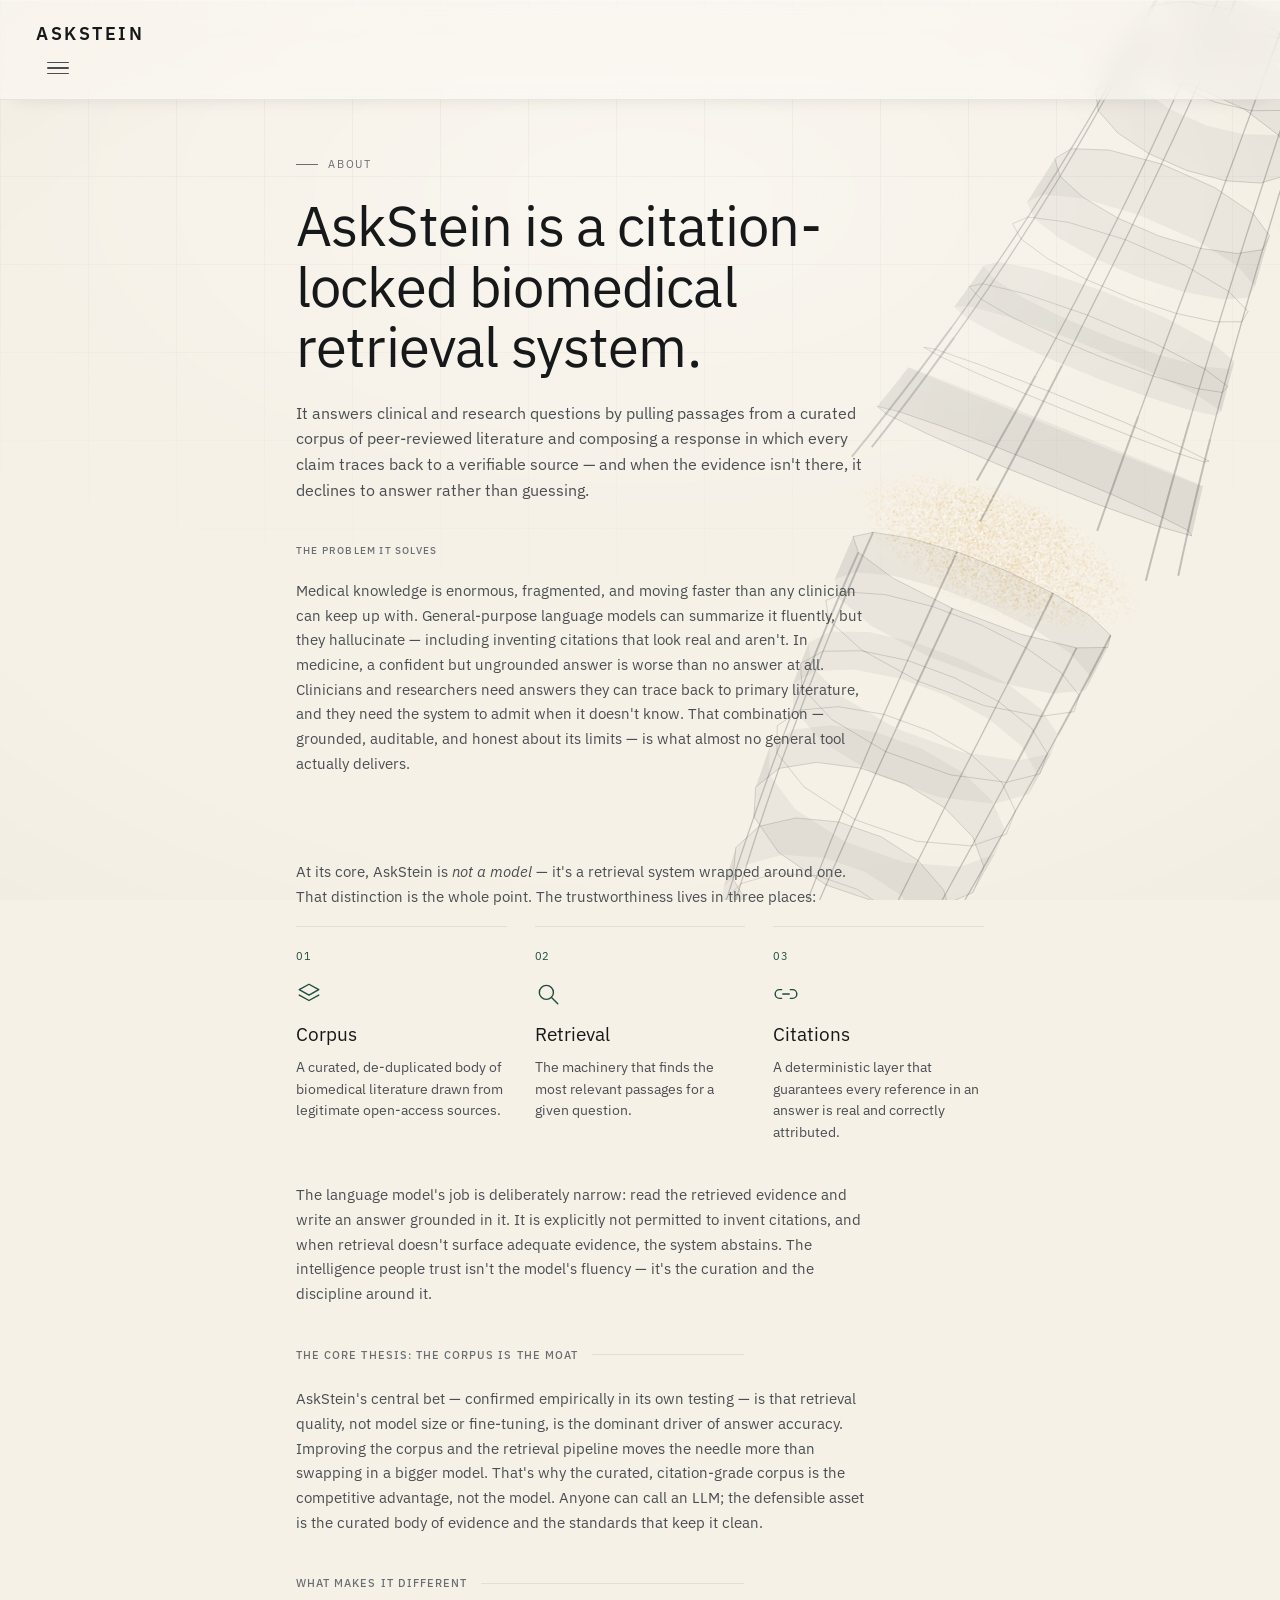
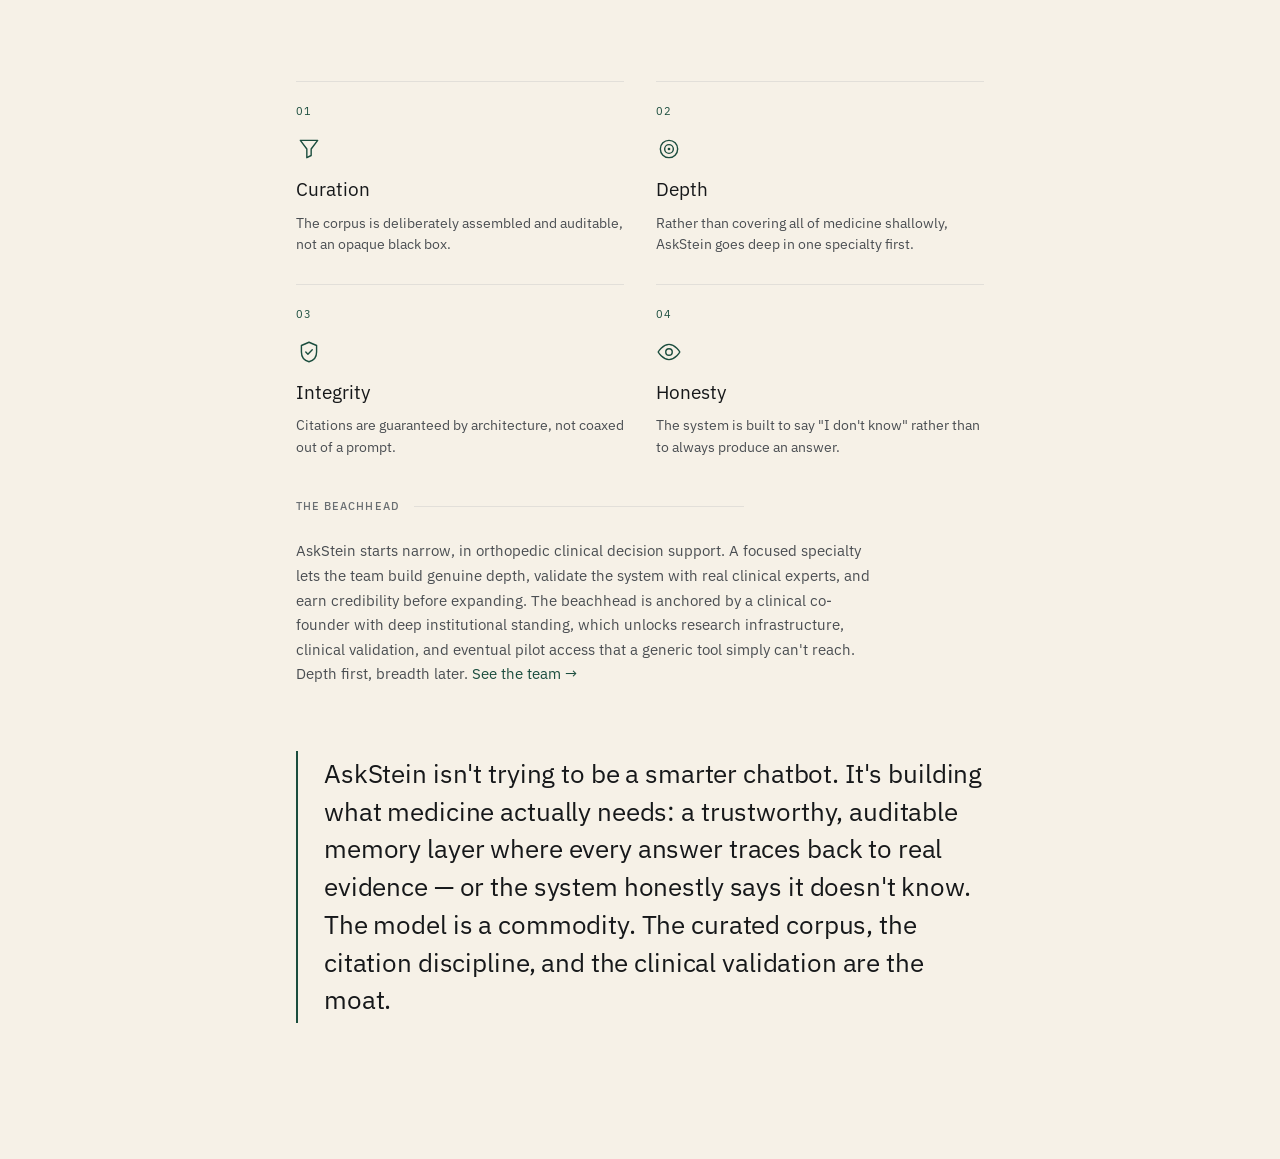
<file: about.html>
<!DOCTYPE html>
<html lang="en">
<head>
<meta charset="utf-8">
<meta name="viewport" content="width=device-width, initial-scale=1">
<meta name="color-scheme" content="light">
<title>About — AskStein</title>
<meta name="description" content="AskStein is a citation-locked biomedical retrieval system for orthopedic clinical decision support — every claim traces to a verifiable source.">
<link rel="canonical" href="https://patelshaivil-source.github.io/askstein-mvp/about.html">
<link rel="icon" href="data:image/svg+xml,%3Csvg xmlns='http://www.w3.org/2000/svg' viewBox='0 0 100 100'%3E%3Crect width='100' height='100' rx='22' fill='%231B4D3E'/%3E%3Ctext x='50' y='70' font-family='Arial,Helvetica,sans-serif' font-size='58' font-weight='700' fill='%23F6F1E7' text-anchor='middle'%3EA%3C/text%3E%3C/svg%3E">
<meta name="theme-color" content="#1B4D3E">
<link rel="preconnect" href="https://fonts.googleapis.com">
<link rel="preconnect" href="https://fonts.gstatic.com" crossorigin>
<link href="https://fonts.googleapis.com/css2?family=IBM+Plex+Mono:wght@400;500&family=IBM+Plex+Sans:wght@400;500;600&family=Source+Serif+4:opsz,wght@8..60,400;8..60,500;8..60,600&display=swap" rel="stylesheet">
<link rel="stylesheet" href="style.css">
</head>
<body>

<a href="#main-content" class="skip-link">Skip to main content</a>

<canvas id="field" aria-hidden="true"></canvas>
<div id="ground" aria-hidden="true"></div>
<div id="atmos" aria-hidden="true"></div>

<header>
  <div class="brand">
    <a class="wordmark" href="index.html">AskStein</a>
    <button class="hamburger" id="hamburgerBtn" aria-label="Open menu" aria-expanded="false" aria-controls="sidebar" onclick="toggleSidebar()">
      <span></span><span></span><span></span>
    </button>
  </div>
</header>

<div id="sidebar-overlay" onclick="closeSidebar()"></div>
<aside id="sidebar" aria-hidden="true">
  <button class="sidebar-close" aria-label="Close menu" onclick="closeSidebar()">✕</button>
  <nav class="sidebar-nav">
    <a href="index.html">Home</a>
    <a href="about.html" class="current" aria-current="page">About</a>
    <a href="corpus.html">Corpus</a>
    <a href="documentation.html">Documentation</a>
    <a href="contact.html">Contact</a>
  </nav>
</aside>

<main id="main-content" class="page page-shift">
  <p class="eyebrow" data-reveal>About</p>
  <h1 class="qhead" data-reveal>AskStein is a citation-locked biomedical retrieval system.</h1>
  <p class="direct" data-reveal>It answers clinical and research questions by pulling passages from a curated
  corpus of peer-reviewed literature and composing a response in which every claim traces back to a
  verifiable source — and when the evidence isn't there, it declines to answer rather than guessing.</p>

  <div class="label" data-reveal>The problem it solves</div>
  <p class="body" data-reveal>Medical knowledge is enormous, fragmented, and moving faster than any clinician can
  keep up with. General-purpose language models can summarize it fluently, but they hallucinate —
  including inventing citations that look real and aren't. In medicine, a confident but ungrounded
  answer is worse than no answer at all. Clinicians and researchers need answers they can trace back to
  primary literature, and they need the system to admit when it doesn't know. That combination —
  grounded, auditable, and honest about its limits — is what almost no general tool actually
  delivers.</p>

  <div class="label" data-reveal>What AskStein actually is</div>
  <p class="body" data-reveal>At its core, AskStein is <em>not a model</em> — it's a retrieval system wrapped around
  one. That distinction is the whole point. The trustworthiness lives in three places:</p>
  <div class="trio">
    <div class="trio-item" data-reveal><span class="trio-n">01</span>
      <span class="trio-icon"><svg viewBox="0 0 24 24"><path d="M12 3 3 8l9 5 9-5-9-5Z"/><path d="M3 13l9 5 9-5"/></svg></span>
      <h3 class="trio-h">Corpus</h3>
      <p class="trio-d">A curated, de-duplicated body of biomedical literature drawn from legitimate
      open-access sources.</p></div>
    <div class="trio-item" data-reveal><span class="trio-n">02</span>
      <span class="trio-icon"><svg viewBox="0 0 24 24"><circle cx="10.5" cy="10.5" r="6.5"/><path d="M15.5 15.5 21 21"/></svg></span>
      <h3 class="trio-h">Retrieval</h3>
      <p class="trio-d">The machinery that finds the most relevant passages for a given question.</p></div>
    <div class="trio-item" data-reveal><span class="trio-n">03</span>
      <span class="trio-icon"><svg viewBox="0 0 24 24"><path d="M9 12h6"/><path d="M8 8H6a4 4 0 0 0 0 8h2"/><path d="M16 8h2a4 4 0 0 1 0 8h-2"/></svg></span>
      <h3 class="trio-h">Citations</h3>
      <p class="trio-d">A deterministic layer that guarantees every reference in an answer is real and
      correctly attributed.</p></div>
  </div>
  <p class="body" data-reveal>The language model's job is deliberately narrow: read the retrieved evidence and
  write an answer grounded in it. It is explicitly not permitted to invent citations, and when
  retrieval doesn't surface adequate evidence, the system abstains. The intelligence people trust isn't
  the model's fluency — it's the curation and the discipline around it.</p>

  <div class="bdrule" data-reveal>The core thesis: the corpus is the moat</div>
  <p class="body" data-reveal>AskStein's central bet — confirmed empirically in its own testing — is that retrieval
  quality, not model size or fine-tuning, is the dominant driver of answer accuracy. Improving the
  corpus and the retrieval pipeline moves the needle more than swapping in a bigger model. That's why
  the curated, citation-grade corpus is the competitive advantage, not the model. Anyone can call an
  LLM; the defensible asset is the curated body of evidence and the standards that keep it clean.</p>

  <div class="bdrule" data-reveal>What makes it different</div>
  <p class="body" data-reveal>The real competition isn't a general-purpose chatbot — it's the well-capitalized
  incumbent in this space, OpenEvidence. AskStein's wedges are four:</p>
  <div class="wedges">
    <div class="wedge-item" data-reveal><span class="trio-n">01</span>
      <span class="trio-icon"><svg viewBox="0 0 24 24"><path d="M4 4h16l-6 8v6l-4 2v-8L4 4Z"/></svg></span>
      <h3 class="trio-h">Curation</h3>
      <p class="trio-d">The corpus is deliberately assembled and auditable, not an opaque black box.</p></div>
    <div class="wedge-item" data-reveal><span class="trio-n">02</span>
      <span class="trio-icon"><svg viewBox="0 0 24 24"><circle cx="12" cy="12" r="8"/><circle cx="12" cy="12" r="4"/><circle cx="12" cy="12" r=".6" fill="currentColor"/></svg></span>
      <h3 class="trio-h">Depth</h3>
      <p class="trio-d">Rather than covering all of medicine shallowly, AskStein goes deep in one specialty
      first.</p></div>
    <div class="wedge-item" data-reveal><span class="trio-n">03</span>
      <span class="trio-icon"><svg viewBox="0 0 24 24"><path d="M12 3l7 3v6c0 5-3 8-7 9-4-1-7-4-7-9V6l7-3Z"/><path d="M9 12l2 2 4-4"/></svg></span>
      <h3 class="trio-h">Integrity</h3>
      <p class="trio-d">Citations are guaranteed by architecture, not coaxed out of a prompt.</p></div>
    <div class="wedge-item" data-reveal><span class="trio-n">04</span>
      <span class="trio-icon"><svg viewBox="0 0 24 24"><path d="M2 12s4-7 10-7 10 7 10 7-4 7-10 7-10-7-10-7Z"/><circle cx="12" cy="12" r="3"/></svg></span>
      <h3 class="trio-h">Honesty</h3>
      <p class="trio-d">The system is built to say "I don't know" rather than to always produce an
      answer.</p></div>
  </div>

  <div class="bdrule" data-reveal>The beachhead</div>
  <p class="body" data-reveal>AskStein starts narrow, in orthopedic clinical decision support. A focused specialty
  lets the team build genuine depth, validate the system with real clinical experts, and earn
  credibility before expanding. The beachhead is anchored by a clinical co-founder with deep
  institutional standing, which unlocks research infrastructure, clinical validation, and eventual
  pilot access that a generic tool simply can't reach. Depth first, breadth later. <a href="contact.html">See the team →</a></p>

  <p class="philosophy" data-reveal>AskStein isn't trying to be a smarter chatbot. It's building what medicine
  actually needs: a trustworthy, auditable memory layer where every answer traces back to real evidence
  — or the system honestly says it doesn't know. The model is a commodity. The curated corpus, the
  citation discipline, and the clinical validation are the moat.</p>
</main>

<script src="field.js?v=20261006-2"></script>
<script src="nav.js"></script>
</body>
</html>
</file>
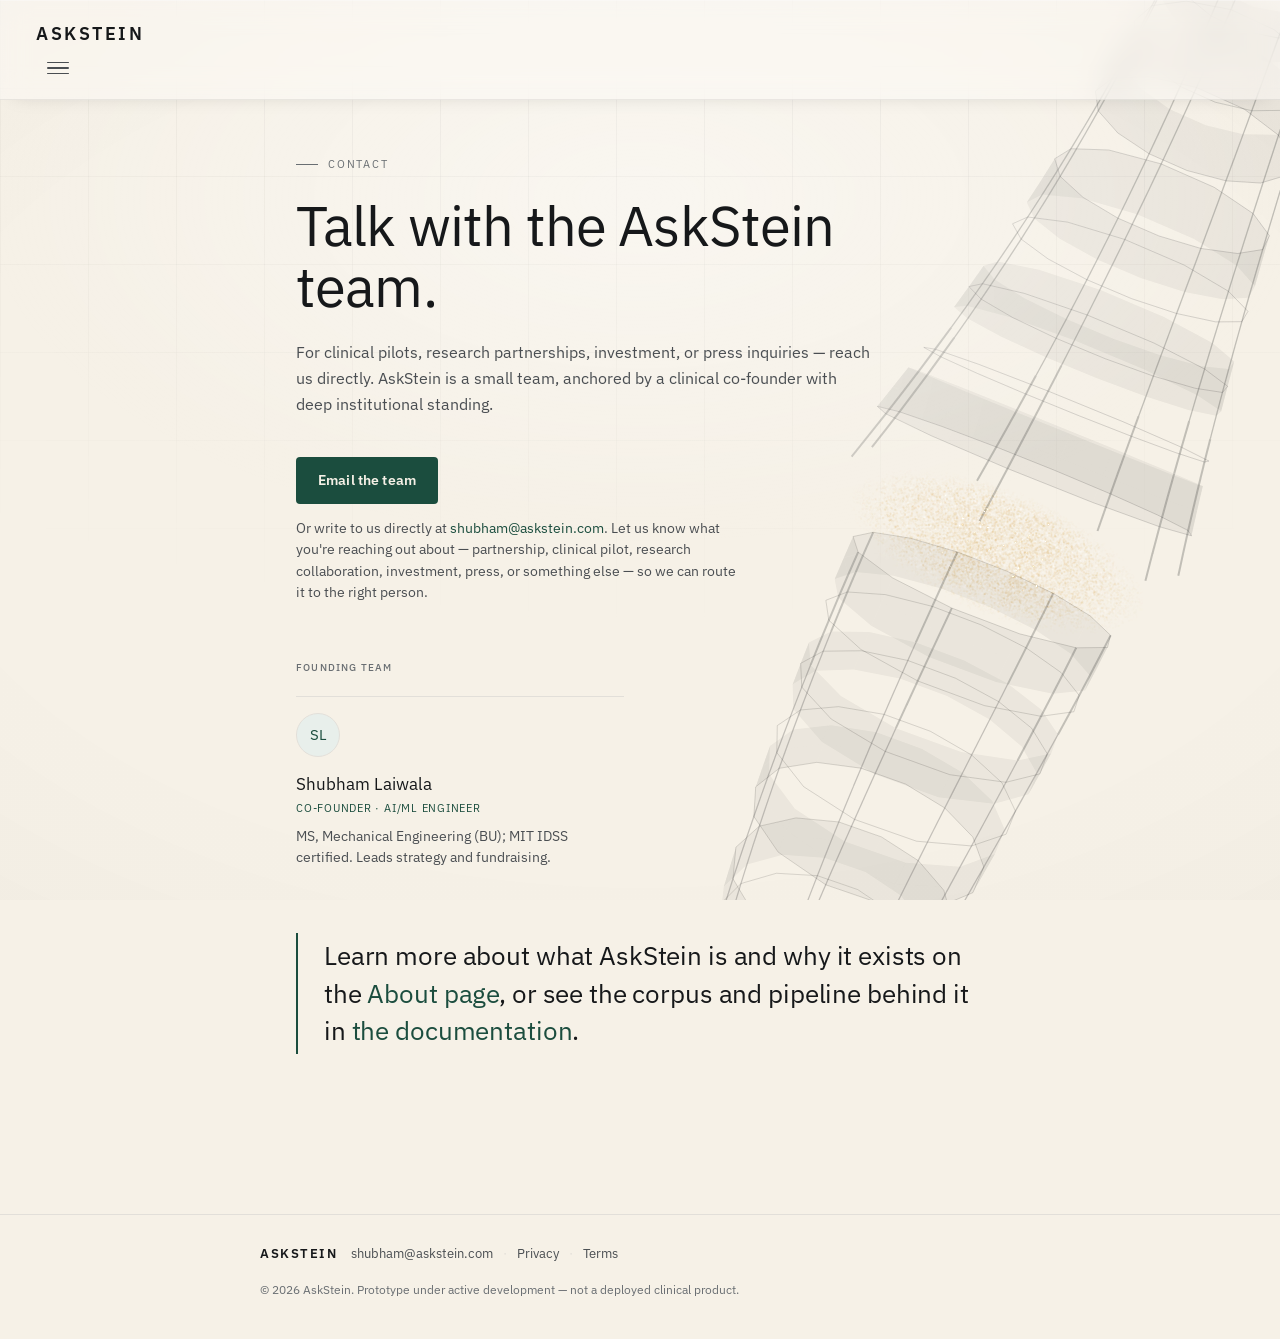
<file: contact.html>
<!DOCTYPE html>
<html lang="en">
<head>
<meta charset="utf-8">
<meta name="viewport" content="width=device-width, initial-scale=1">
<meta name="color-scheme" content="light">
<title>Contact the AskStein Team | AskStein</title>
<meta name="description" content="Contact the AskStein team about clinical pilots, research partnerships, investment, and press inquiries.">
<link rel="canonical" href="https://patelshaivil-source.github.io/askstein-mvp/contact.html">
<meta property="og:title" content="Contact the AskStein Team">
<meta property="og:description" content="Contact the AskStein team about clinical pilots, research partnerships, investment, and press inquiries.">
<meta property="og:type" content="website">
<meta property="og:url" content="https://patelshaivil-source.github.io/askstein-mvp/contact.html">
<meta name="twitter:card" content="summary">
<meta name="twitter:title" content="Contact the AskStein Team">
<meta name="twitter:description" content="Contact the AskStein team about clinical pilots, research partnerships, investment, and press inquiries.">
<link rel="icon" href="data:image/svg+xml,%3Csvg xmlns='http://www.w3.org/2000/svg' viewBox='0 0 100 100'%3E%3Crect width='100' height='100' rx='22' fill='%231B4D3E'/%3E%3Ctext x='50' y='70' font-family='Arial,Helvetica,sans-serif' font-size='58' font-weight='700' fill='%23F6F1E7' text-anchor='middle'%3EA%3C/text%3E%3C/svg%3E">
<meta name="theme-color" content="#1B4D3E">
<link rel="preconnect" href="https://fonts.googleapis.com">
<link rel="preconnect" href="https://fonts.gstatic.com" crossorigin>
<link href="https://fonts.googleapis.com/css2?family=IBM+Plex+Mono:wght@400;500&family=IBM+Plex+Sans:wght@400;500;600&family=Source+Serif+4:opsz,wght@8..60,400;8..60,500;8..60,600&display=swap" rel="stylesheet">
<link rel="stylesheet" href="style.css">
</head>
<body>

<a href="#main-content" class="skip-link">Skip to main content</a>

<canvas id="field" aria-hidden="true"></canvas>
<div id="ground" aria-hidden="true"></div>
<div id="atmos" aria-hidden="true"></div>

<header>
  <div class="brand">
    <a class="wordmark" href="index.html">AskStein</a>
    <button class="hamburger" id="hamburgerBtn" aria-label="Open menu" aria-expanded="false" aria-controls="sidebar" onclick="toggleSidebar()">
      <span></span><span></span><span></span>
    </button>
  </div>
</header>

<div id="sidebar-overlay" onclick="closeSidebar()"></div>
<aside id="sidebar" aria-hidden="true">
  <button class="sidebar-close" aria-label="Close menu" onclick="closeSidebar()">✕</button>
  <nav class="sidebar-nav">
    <a href="index.html">Home</a>
    <a href="about.html">About</a>
    <a href="corpus.html">Corpus</a>
    <a href="documentation.html">Documentation</a>
    <a href="contact.html" class="current" aria-current="page">Contact</a>
  </nav>
</aside>

<main id="main-content" class="page page-shift">
  <p class="eyebrow" data-reveal>Contact</p>
  <h1 class="qhead" data-reveal>Talk with the AskStein team.</h1>
  <p class="direct" data-reveal>For clinical pilots, research partnerships, investment, or press
  inquiries — reach us directly. AskStein is a small team, anchored by a clinical co-founder with
  deep institutional standing.</p>

  <div class="contact-cta" data-reveal>
    <a class="btn-primary" href="mailto:shubham@askstein.com">Email the team</a>
    <p class="cta-note">Or write to us directly at <a href="mailto:shubham@askstein.com">shubham@askstein.com</a>.
    Let us know what you're reaching out about — partnership, clinical pilot, research collaboration,
    investment, press, or something else — so we can route it to the right person.</p>
  </div>

  <div class="label" data-reveal>Founding team</div>
  <div class="team-grid">
    <div class="team-card" data-reveal>
      <div class="avatar">SL</div>
      <div class="who">Shubham Laiwala</div>
      <div class="role">Co-founder · AI/ML Engineer</div>
      <div class="focus">MS, Mechanical Engineering (BU); MIT IDSS certified. Leads strategy and
      fundraising.</div>
    </div>
  </div>

  <p class="philosophy" data-reveal>Learn more about what AskStein is and why it exists on the
  <a href="about.html">About page</a>, or see the corpus and pipeline behind it in
  <a href="documentation.html">the documentation</a>.</p>
</main>

<footer class="site-footer">
  <div class="site-footer-inner">
    <span class="wordmark">AskStein</span>
    <a href="mailto:shubham@askstein.com">shubham@askstein.com</a>
    <span class="footer-sep" aria-hidden="true">·</span>
    <a href="privacy.html">Privacy</a>
    <span class="footer-sep" aria-hidden="true">·</span>
    <a href="terms.html">Terms</a>
    <span class="footer-copy">© 2026 AskStein. Prototype under active development — not a deployed clinical product.</span>
  </div>
</footer>

<script src="field.js?v=20261006-2"></script>
<script src="nav.js"></script>
</body>
</html>
</file>
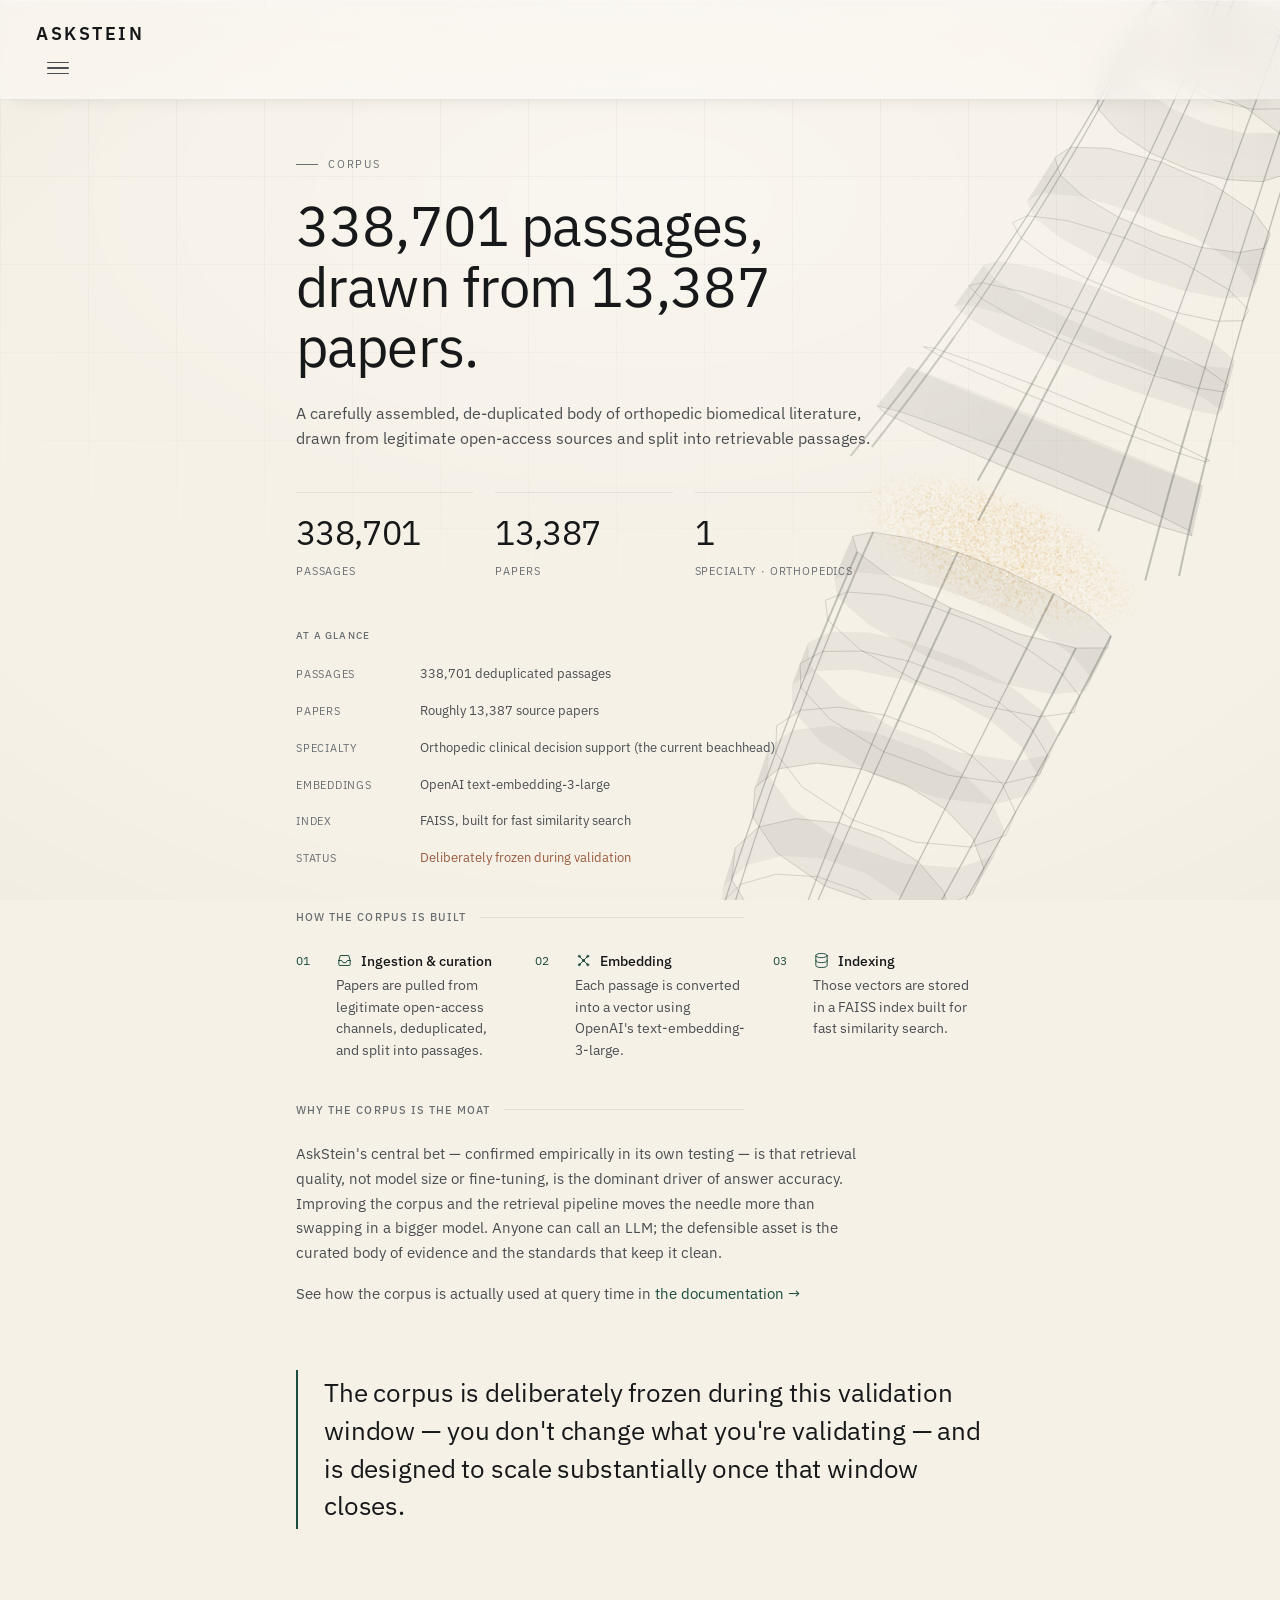
<file: corpus.html>
<!DOCTYPE html>
<html lang="en">
<head>
<meta charset="utf-8">
<meta name="viewport" content="width=device-width, initial-scale=1">
<meta name="color-scheme" content="light">
<title>Corpus — AskStein</title>
<meta name="description" content="338,701 deduplicated passages drawn from roughly 13,387 orthopedic papers — the curated evidence base behind AskStein.">
<link rel="canonical" href="https://patelshaivil-source.github.io/askstein-mvp/corpus.html">
<link rel="icon" href="data:image/svg+xml,%3Csvg xmlns='http://www.w3.org/2000/svg' viewBox='0 0 100 100'%3E%3Crect width='100' height='100' rx='22' fill='%231B4D3E'/%3E%3Ctext x='50' y='70' font-family='Arial,Helvetica,sans-serif' font-size='58' font-weight='700' fill='%23F6F1E7' text-anchor='middle'%3EA%3C/text%3E%3C/svg%3E">
<meta name="theme-color" content="#1B4D3E">
<link rel="preconnect" href="https://fonts.googleapis.com">
<link rel="preconnect" href="https://fonts.gstatic.com" crossorigin>
<link href="https://fonts.googleapis.com/css2?family=IBM+Plex+Mono:wght@400;500&family=IBM+Plex+Sans:wght@400;500;600&family=Source+Serif+4:opsz,wght@8..60,400;8..60,500;8..60,600&display=swap" rel="stylesheet">
<link rel="stylesheet" href="style.css">
</head>
<body>

<a href="#main-content" class="skip-link">Skip to main content</a>

<canvas id="field" aria-hidden="true"></canvas>
<div id="ground" aria-hidden="true"></div>
<div id="atmos" aria-hidden="true"></div>

<header>
  <div class="brand">
    <a class="wordmark" href="index.html">AskStein</a>
    <button class="hamburger" id="hamburgerBtn" aria-label="Open menu" aria-expanded="false" aria-controls="sidebar" onclick="toggleSidebar()">
      <span></span><span></span><span></span>
    </button>
  </div>
</header>

<div id="sidebar-overlay" onclick="closeSidebar()"></div>
<aside id="sidebar" aria-hidden="true">
  <button class="sidebar-close" aria-label="Close menu" onclick="closeSidebar()">✕</button>
  <nav class="sidebar-nav">
    <a href="index.html">Home</a>
    <a href="about.html">About</a>
    <a href="corpus.html" class="current" aria-current="page">Corpus</a>
    <a href="documentation.html">Documentation</a>
    <a href="contact.html">Contact</a>
  </nav>
</aside>

<main id="main-content" class="page page-shift">
  <p class="eyebrow" data-reveal>Corpus</p>
  <h1 class="qhead" data-reveal>338,701 passages, drawn from 13,387 papers.</h1>
  <p class="direct" data-reveal>A carefully assembled, de-duplicated body of orthopedic biomedical literature, drawn
  from legitimate open-access sources and split into retrievable passages.</p>

  <div class="stat-strip" data-reveal>
    <div class="stat"><div class="n">338,701</div><div class="l">Passages</div></div>
    <div class="stat"><div class="n">13,387</div><div class="l">Papers</div></div>
    <div class="stat"><div class="n">1</div><div class="l">Specialty · Orthopedics</div></div>
  </div>

  <div class="label" data-reveal>At a glance</div>
  <dl class="brow" data-reveal><dt>Passages</dt><dd>338,701 deduplicated passages</dd></dl>
  <dl class="brow" data-reveal><dt>Papers</dt><dd>Roughly 13,387 source papers</dd></dl>
  <dl class="brow" data-reveal><dt>Specialty</dt><dd>Orthopedic clinical decision support (the current
  beachhead)</dd></dl>
  <dl class="brow" data-reveal><dt>Embeddings</dt><dd>OpenAI text-embedding-3-large</dd></dl>
  <dl class="brow" data-reveal><dt>Index</dt><dd>FAISS, built for fast similarity search</dd></dl>
  <dl class="brow" data-reveal><dt>Status</dt><dd class="bd">Deliberately frozen during validation</dd></dl>

  <div class="bdrule" data-reveal>How the corpus is built</div>
  <div class="steps-row">
    <div class="stepline" data-reveal><span class="n">01</span><div><div class="h"><span class="icon"><svg viewBox="0 0 24 24"><path d="M4 12h4l2 3h4l2-3h4"/><path d="M4 12 6 5h12l2 7"/><path d="M4 12v6a1 1 0 0 0 1 1h14a1 1 0 0 0 1-1v-6"/></svg></span>Ingestion &amp; curation</div>
      <div class="d">Papers are pulled from legitimate open-access channels, deduplicated, and split into
      passages.</div></div></div>
    <div class="stepline" data-reveal><span class="n">02</span><div><div class="h"><span class="icon"><svg viewBox="0 0 24 24"><circle cx="6" cy="6" r="1.4"/><circle cx="18" cy="6" r="1.4"/><circle cx="6" cy="18" r="1.4"/><circle cx="18" cy="18" r="1.4"/><circle cx="12" cy="12" r="1.4" fill="currentColor"/><path d="M6 6l6 6M18 6l-6 6M6 18l6-6M18 18l-6-6"/></svg></span>Embedding</div>
      <div class="d">Each passage is converted into a vector using OpenAI's
      text-embedding-3-large.</div></div></div>
    <div class="stepline" data-reveal><span class="n">03</span><div><div class="h"><span class="icon"><svg viewBox="0 0 24 24"><ellipse cx="12" cy="5" rx="8" ry="3"/><path d="M4 5v14c0 1.7 3.6 3 8 3s8-1.3 8-3V5"/><path d="M4 12c0 1.7 3.6 3 8 3s8-1.3 8-3"/></svg></span>Indexing</div>
      <div class="d">Those vectors are stored in a FAISS index built for fast similarity
      search.</div></div></div>
  </div>

  <div class="bdrule" data-reveal>Why the corpus is the moat</div>
  <p class="body" data-reveal>AskStein's central bet — confirmed empirically in its own testing — is that retrieval
  quality, not model size or fine-tuning, is the dominant driver of answer accuracy. Improving the
  corpus and the retrieval pipeline moves the needle more than swapping in a bigger model. Anyone can
  call an LLM; the defensible asset is the curated body of evidence and the standards that keep it
  clean.</p>

  <p class="body" data-reveal>See how the corpus is actually used at query time in
  <a href="documentation.html">the documentation →</a></p>

  <p class="philosophy" data-reveal>The corpus is deliberately frozen during this validation window — you don't
  change what you're validating — and is designed to scale substantially once that window closes.</p>
</main>

<script src="field.js?v=20261006-2"></script>
<script src="nav.js"></script>
</body>
</html>
</file>
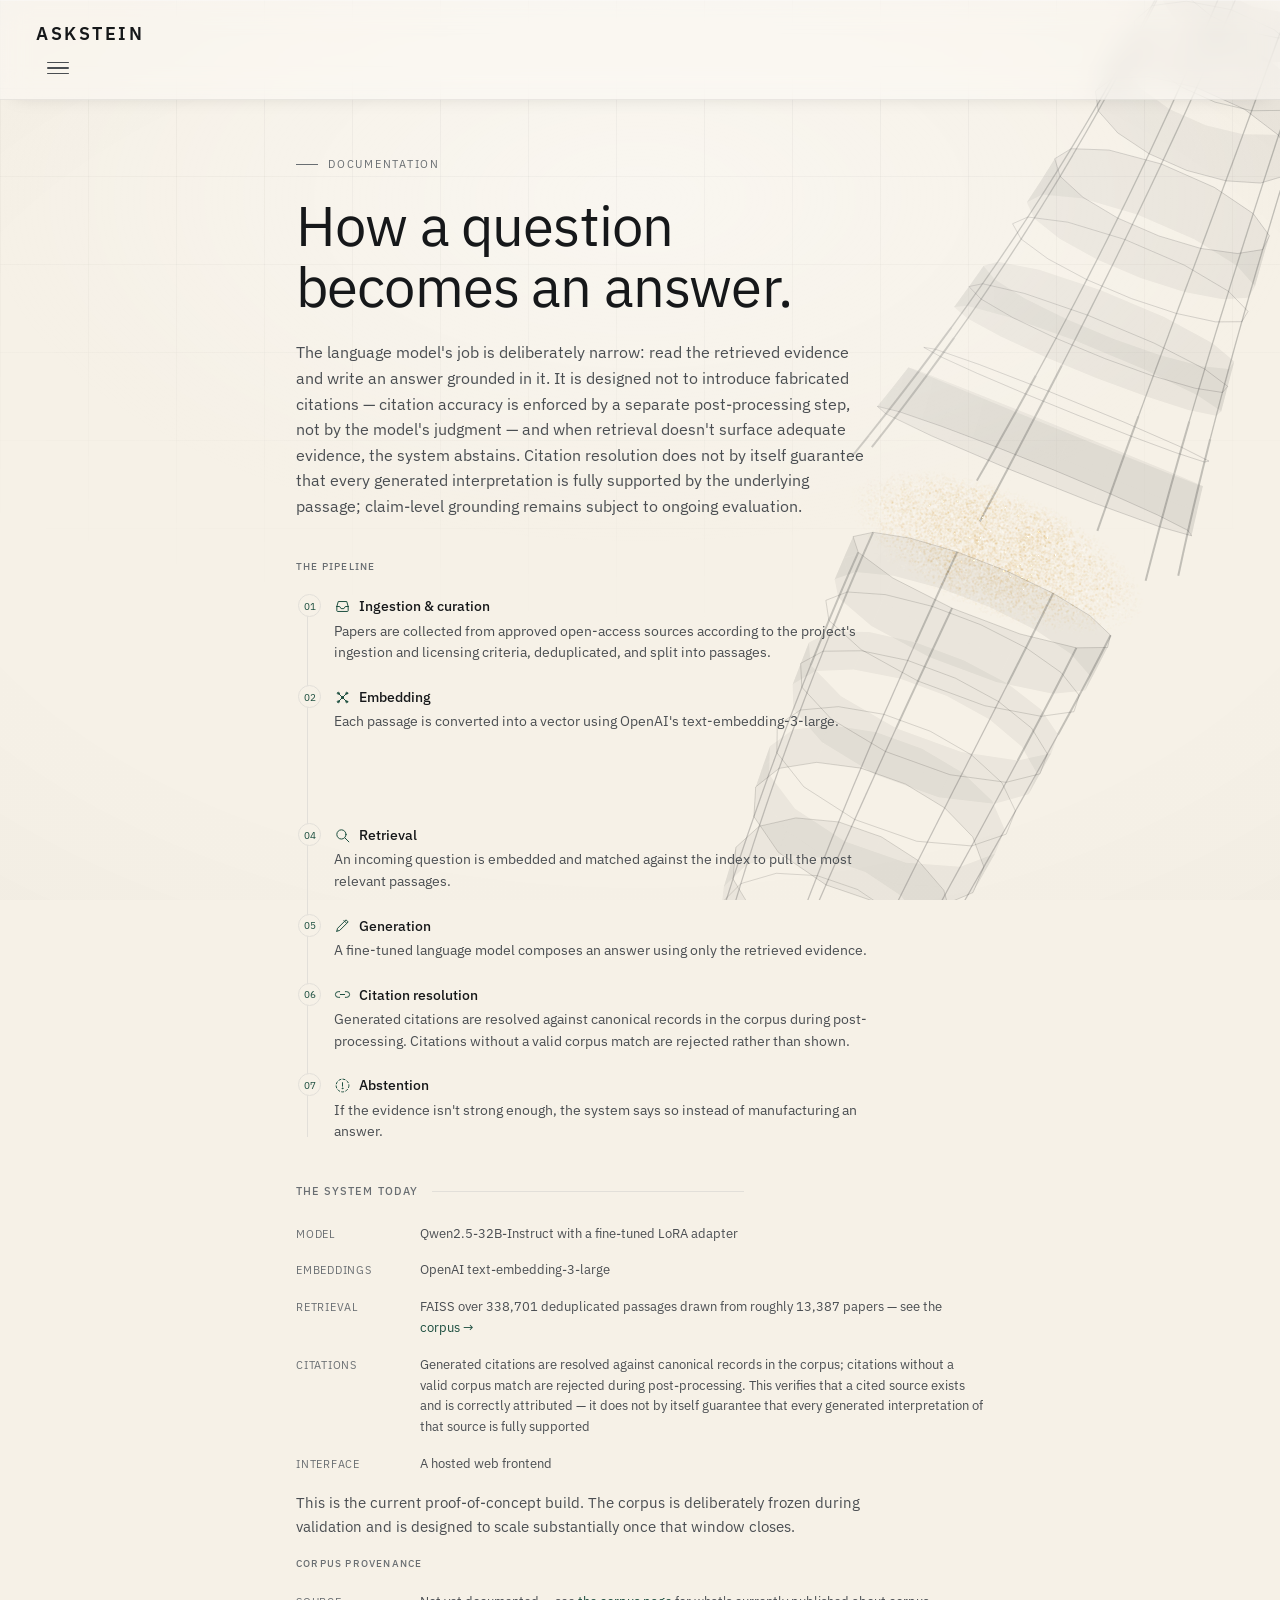
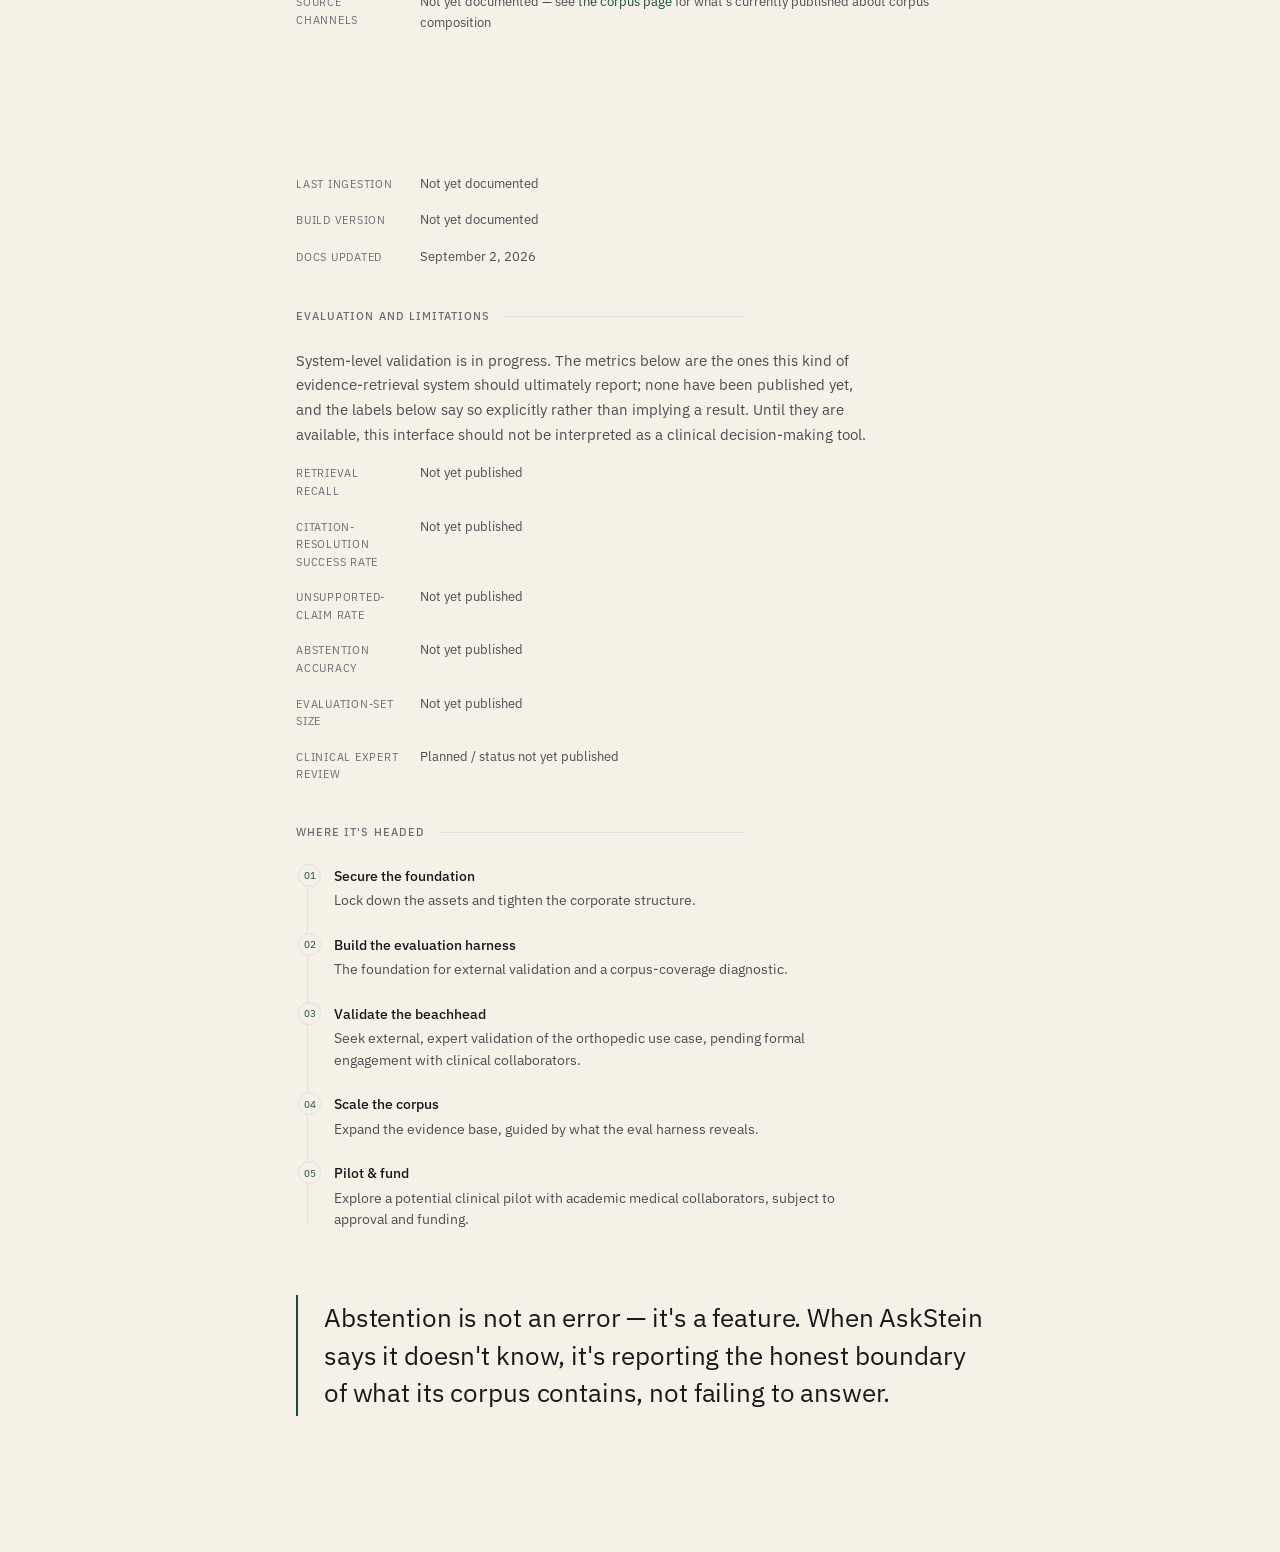
<file: documentation.html>
<!DOCTYPE html>
<html lang="en">
<head>
<meta charset="utf-8">
<meta name="viewport" content="width=device-width, initial-scale=1">
<meta name="color-scheme" content="light">
<title>Documentation — AskStein</title>
<meta name="description" content="How a question becomes an answer: ingestion, embedding, retrieval, generation, citation resolution, and abstention inside AskStein's pipeline.">
<link rel="canonical" href="https://patelshaivil-source.github.io/askstein-mvp/documentation.html">
<link rel="icon" href="data:image/svg+xml,%3Csvg xmlns='http://www.w3.org/2000/svg' viewBox='0 0 100 100'%3E%3Crect width='100' height='100' rx='22' fill='%231B4D3E'/%3E%3Ctext x='50' y='70' font-family='Arial,Helvetica,sans-serif' font-size='58' font-weight='700' fill='%23F6F1E7' text-anchor='middle'%3EA%3C/text%3E%3C/svg%3E">
<meta name="theme-color" content="#1B4D3E">
<link rel="preconnect" href="https://fonts.googleapis.com">
<link rel="preconnect" href="https://fonts.gstatic.com" crossorigin>
<link href="https://fonts.googleapis.com/css2?family=IBM+Plex+Mono:wght@400;500&family=IBM+Plex+Sans:wght@400;500;600&family=Source+Serif+4:opsz,wght@8..60,400;8..60,500;8..60,600&display=swap" rel="stylesheet">
<link rel="stylesheet" href="style.css">
</head>
<body>

<a href="#main-content" class="skip-link">Skip to main content</a>

<canvas id="field" aria-hidden="true"></canvas>
<div id="ground" aria-hidden="true"></div>
<div id="atmos" aria-hidden="true"></div>

<header>
  <div class="brand">
    <a class="wordmark" href="index.html">AskStein</a>
    <button class="hamburger" id="hamburgerBtn" aria-label="Open menu" aria-expanded="false" aria-controls="sidebar" onclick="toggleSidebar()">
      <span></span><span></span><span></span>
    </button>
  </div>
</header>

<div id="sidebar-overlay" onclick="closeSidebar()"></div>
<aside id="sidebar" aria-hidden="true" inert>
  <button class="sidebar-close" aria-label="Close menu" onclick="closeSidebar()">✕</button>
  <nav class="sidebar-nav">
    <a href="index.html">Home</a>
    <a href="about.html">About</a>
    <a href="corpus.html">Corpus</a>
    <a href="documentation.html" class="current" aria-current="page">Documentation</a>
    <a href="contact.html">Contact</a>
  </nav>
</aside>

<main id="main-content" class="page page-shift">
  <p class="eyebrow" data-reveal>Documentation</p>
  <h1 class="qhead" data-reveal>How a question becomes an answer.</h1>
  <p class="direct" data-reveal>The language model's job is deliberately narrow: read the retrieved evidence and
  write an answer grounded in it. It is designed not to introduce fabricated citations — citation
  accuracy is enforced by a separate post-processing step, not by the model's judgment — and when
  retrieval doesn't surface adequate evidence, the system abstains. Citation resolution does not by
  itself guarantee that every generated interpretation is fully supported by the underlying passage;
  claim-level grounding remains subject to ongoing evaluation.</p>

  <h2 class="label" data-reveal>The pipeline</h2>
  <ol class="timeline">
    <li class="stepline" data-reveal><span class="n">01</span><div><h3 class="h"><span class="icon"><svg viewBox="0 0 24 24"><path d="M4 12h4l2 3h4l2-3h4"/><path d="M4 12 6 5h12l2 7"/><path d="M4 12v6a1 1 0 0 0 1 1h14a1 1 0 0 0 1-1v-6"/></svg></span>Ingestion &amp; curation</h3>
      <div class="d">Papers are collected from approved open-access sources according to the project's
      ingestion and licensing criteria, deduplicated, and split into passages.</div></div></li>
    <li class="stepline" data-reveal><span class="n">02</span><div><h3 class="h"><span class="icon"><svg viewBox="0 0 24 24"><circle cx="6" cy="6" r="1.4"/><circle cx="18" cy="6" r="1.4"/><circle cx="6" cy="18" r="1.4"/><circle cx="18" cy="18" r="1.4"/><circle cx="12" cy="12" r="1.4" fill="currentColor"/><path d="M6 6l6 6M18 6l-6 6M6 18l6-6M18 18l-6-6"/></svg></span>Embedding</h3>
      <div class="d">Each passage is converted into a vector using OpenAI's
      text-embedding-3-large.</div></div></li>
    <li class="stepline" data-reveal><span class="n">03</span><div><h3 class="h"><span class="icon"><svg viewBox="0 0 24 24"><ellipse cx="12" cy="5" rx="8" ry="3"/><path d="M4 5v14c0 1.7 3.6 3 8 3s8-1.3 8-3V5"/><path d="M4 12c0 1.7 3.6 3 8 3s8-1.3 8-3"/></svg></span>Indexing</h3>
      <div class="d">Those vectors are stored in a FAISS index built for fast similarity
      search.</div></div></li>
    <li class="stepline" data-reveal><span class="n">04</span><div><h3 class="h"><span class="icon"><svg viewBox="0 0 24 24"><circle cx="10.5" cy="10.5" r="6.5"/><path d="M15.5 15.5 21 21"/></svg></span>Retrieval</h3>
      <div class="d">An incoming question is embedded and matched against the index to pull the most
      relevant passages.</div></div></li>
    <li class="stepline" data-reveal><span class="n">05</span><div><h3 class="h"><span class="icon"><svg viewBox="0 0 24 24"><path d="M4 20l1-4 12-12 3 3-12 12-4 1Z"/><path d="M14 5l3 3"/></svg></span>Generation</h3>
      <div class="d">A fine-tuned language model composes an answer using only the retrieved
      evidence.</div></div></li>
    <li class="stepline" data-reveal><span class="n">06</span><div><h3 class="h"><span class="icon"><svg viewBox="0 0 24 24"><path d="M9 12h6"/><path d="M8 8H6a4 4 0 0 0 0 8h2"/><path d="M16 8h2a4 4 0 0 1 0 8h-2"/></svg></span>Citation resolution</h3>
      <div class="d">Generated citations are resolved against canonical records in the corpus during
      post-processing. Citations without a valid corpus match are rejected rather than
      shown.</div></div></li>
    <li class="stepline" data-reveal><span class="n">07</span><div><h3 class="h"><span class="icon"><svg viewBox="0 0 24 24"><circle cx="12" cy="12" r="9" stroke-dasharray="3 3"/><path d="M12 8v5"/><circle cx="12" cy="16" r=".6" fill="currentColor"/></svg></span>Abstention</h3>
      <div class="d">If the evidence isn't strong enough, the system says so instead of manufacturing an
      answer.</div></div></li>
  </ol>

  <h2 class="bdrule" data-reveal>The system today</h2>
  <dl class="brow" data-reveal><dt>Model</dt><dd>Qwen2.5-32B-Instruct with a fine-tuned LoRA adapter</dd></dl>
  <dl class="brow" data-reveal><dt>Embeddings</dt><dd>OpenAI text-embedding-3-large</dd></dl>
  <dl class="brow" data-reveal><dt>Retrieval</dt><dd>FAISS over 338,701 deduplicated passages drawn from roughly
  13,387 papers — see the <a href="corpus.html">corpus →</a></dd></dl>
  <dl class="brow" data-reveal><dt>Citations</dt><dd>Generated citations are resolved against canonical records in
  the corpus; citations without a valid corpus match are rejected during post-processing. This verifies
  that a cited source exists and is correctly attributed — it does not by itself guarantee that every
  generated interpretation of that source is fully supported</dd></dl>
  <dl class="brow" data-reveal><dt>Interface</dt><dd>A hosted web frontend</dd></dl>

  <p class="body" data-reveal>This is the current proof-of-concept build. The corpus is deliberately frozen during
  validation and is designed to scale substantially once that window closes.</p>

  <h3 class="label" data-reveal>Corpus provenance</h3>
  <dl class="brow" data-reveal><dt>Source channels</dt><dd>Not yet documented — see <a href="corpus.html">the corpus
  page</a> for what's currently published about corpus composition</dd></dl>
  <dl class="brow" data-reveal><dt>Licensing / inclusion criteria</dt><dd>Not yet documented</dd></dl>
  <dl class="brow" data-reveal><dt>Corpus coverage dates</dt><dd>Not yet documented</dd></dl>
  <dl class="brow" data-reveal><dt>Last ingestion</dt><dd>Not yet documented</dd></dl>
  <dl class="brow" data-reveal><dt>Build version</dt><dd>Not yet documented</dd></dl>
  <dl class="brow" data-reveal><dt>Docs updated</dt><dd>September 2, 2026</dd></dl>

  <section aria-labelledby="eval-heading">
    <h2 class="bdrule" id="eval-heading" data-reveal>Evaluation and limitations</h2>
    <p class="body" data-reveal>System-level validation is in progress. The metrics below are the ones this kind
    of evidence-retrieval system should ultimately report; none have been published yet, and the labels
    below say so explicitly rather than implying a result. Until they are available, this interface
    should not be interpreted as a clinical decision-making tool.</p>
    <dl class="brow" data-reveal><dt>Retrieval recall</dt><dd>Not yet published</dd></dl>
    <dl class="brow" data-reveal><dt>Citation-resolution success rate</dt><dd>Not yet published</dd></dl>
    <dl class="brow" data-reveal><dt>Unsupported-claim rate</dt><dd>Not yet published</dd></dl>
    <dl class="brow" data-reveal><dt>Abstention accuracy</dt><dd>Not yet published</dd></dl>
    <dl class="brow" data-reveal><dt>Evaluation-set size</dt><dd>Not yet published</dd></dl>
    <dl class="brow" data-reveal><dt>Clinical expert review</dt><dd>Planned / status not yet published</dd></dl>
  </section>

  <h2 class="bdrule" data-reveal>Where it's headed</h2>
  <ol class="timeline">
    <li class="stepline" data-reveal><span class="n">01</span><div><h3 class="h">Secure the foundation</h3>
      <div class="d">Lock down the assets and tighten the corporate structure.</div></div></li>
    <li class="stepline" data-reveal><span class="n">02</span><div><h3 class="h">Build the evaluation harness</h3>
      <div class="d">The foundation for external validation and a corpus-coverage
      diagnostic.</div></div></li>
    <li class="stepline" data-reveal><span class="n">03</span><div><h3 class="h">Validate the beachhead</h3>
      <div class="d">Seek external, expert validation of the orthopedic use case, pending formal engagement
      with clinical collaborators.</div></div></li>
    <li class="stepline" data-reveal><span class="n">04</span><div><h3 class="h">Scale the corpus</h3>
      <div class="d">Expand the evidence base, guided by what the eval harness reveals.</div></div></li>
    <li class="stepline" data-reveal><span class="n">05</span><div><h3 class="h">Pilot &amp; fund</h3>
      <div class="d">Explore a potential clinical pilot with academic medical collaborators, subject to
      approval and funding.</div></div></li>
  </ol>

  <p class="philosophy" data-reveal>Abstention is not an error — it's a feature. When AskStein says it doesn't
  know, it's reporting the honest boundary of what its corpus contains, not failing to answer.</p>
</main>

<script src="field.js?v=20261006-2"></script>
<script src="nav.js"></script>
</body>
</html>
</file>
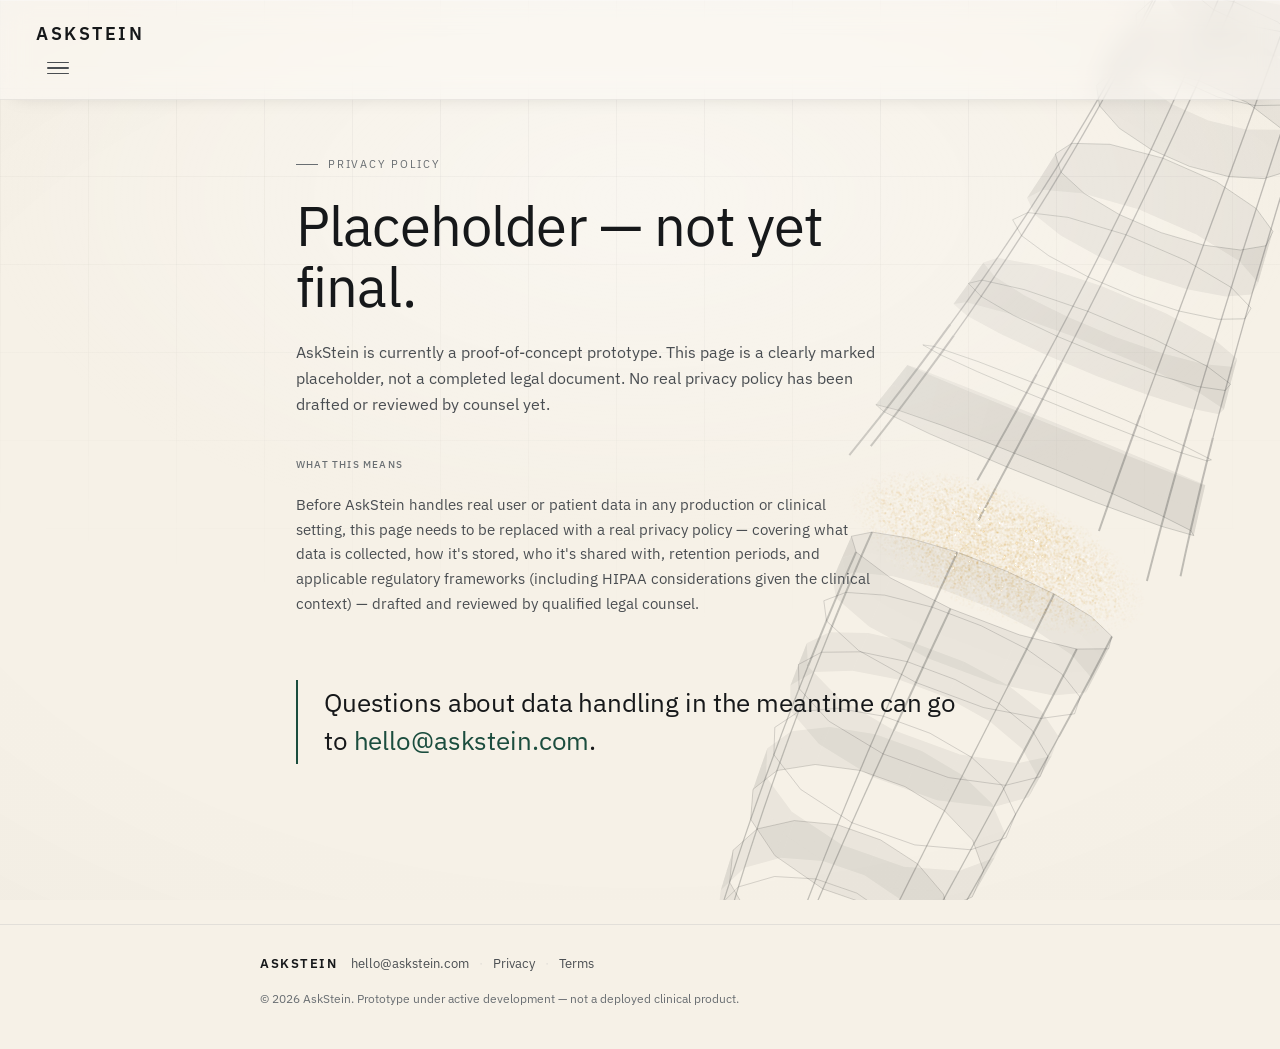
<file: privacy.html>
<!DOCTYPE html>
<html lang="en">
<head>
<meta charset="utf-8">
<meta name="viewport" content="width=device-width, initial-scale=1">
<meta name="color-scheme" content="light">
<title>Privacy Policy | AskStein</title>
<meta name="description" content="Placeholder privacy policy for the AskStein prototype.">
<link rel="canonical" href="https://patelshaivil-source.github.io/askstein-mvp/privacy.html">
<meta name="robots" content="noindex">
<link rel="icon" href="data:image/svg+xml,%3Csvg xmlns='http://www.w3.org/2000/svg' viewBox='0 0 100 100'%3E%3Crect width='100' height='100' rx='22' fill='%231B4D3E'/%3E%3Ctext x='50' y='70' font-family='Arial,Helvetica,sans-serif' font-size='58' font-weight='700' fill='%23F6F1E7' text-anchor='middle'%3EA%3C/text%3E%3C/svg%3E">
<meta name="theme-color" content="#1B4D3E">
<link rel="preconnect" href="https://fonts.googleapis.com">
<link rel="preconnect" href="https://fonts.gstatic.com" crossorigin>
<link href="https://fonts.googleapis.com/css2?family=IBM+Plex+Mono:wght@400;500&family=IBM+Plex+Sans:wght@400;500;600&family=Source+Serif+4:opsz,wght@8..60,400;8..60,500;8..60,600&display=swap" rel="stylesheet">
<link rel="stylesheet" href="style.css">
</head>
<body>

<div id="loader" role="status" aria-live="polite" aria-label="Loading AskStein">
  <div class="loader-inner">
    <div class="loader-word" aria-hidden="true">
      <span>A</span><span>s</span><span>k</span><span>S</span><span>t</span><span>e</span><span>i</span><span>n</span>
    </div>
    <div class="loader-bar"><div class="loader-bar-fill" id="loaderFill"></div></div>
  </div>
</div>
<script>
(function(){
  var loader = document.getElementById('loader');
  var fill = document.getElementById('loaderFill');
  var letters = loader.querySelectorAll('.loader-word span');
  var duration = 1400;
  var start = null;
  document.body.style.overflow = 'hidden';
  function tick(ts){
    if(!start) start = ts;
    var progress = Math.min(100, ((ts - start) / duration) * 100);
    fill.style.width = progress + '%';
    var step = 100 / letters.length;
    for(var i = 0; i < letters.length; i++){
      if(progress >= step * (i + 1) && !letters[i].classList.contains('spin')){
        letters[i].classList.add('spin');
      }
    }
    if(progress < 100){
      requestAnimationFrame(tick);
    }else{
      setTimeout(function(){
        loader.classList.add('done');
        document.body.style.overflow = '';
      }, 220);
    }
  }
  requestAnimationFrame(tick);
})();
</script>

<a href="#main-content" class="skip-link">Skip to main content</a>

<canvas id="field" aria-hidden="true"></canvas>
<div id="ground" aria-hidden="true"></div>
<div id="atmos" aria-hidden="true"></div>

<header>
  <div class="brand">
    <a class="wordmark" href="index.html">AskStein</a>
    <button class="hamburger" id="hamburgerBtn" aria-label="Open menu" aria-expanded="false" aria-controls="sidebar" onclick="toggleSidebar()">
      <span></span><span></span><span></span>
    </button>
  </div>
</header>

<div id="sidebar-overlay" onclick="closeSidebar()"></div>
<aside id="sidebar" aria-hidden="true">
  <button class="sidebar-close" aria-label="Close menu" onclick="closeSidebar()">✕</button>
  <nav class="sidebar-nav">
    <a href="index.html">Home</a>
    <a href="about.html">About</a>
    <a href="corpus.html">Corpus</a>
    <a href="documentation.html">Documentation</a>
    <a href="contact.html">Contact</a>
  </nav>
</aside>

<main id="main-content" class="page page-shift">
  <p class="eyebrow" data-reveal>Privacy Policy</p>
  <h1 class="qhead" data-reveal>Placeholder — not yet final.</h1>
  <p class="direct" data-reveal>AskStein is currently a proof-of-concept prototype. This page is a
  clearly marked placeholder, not a completed legal document. No real privacy policy has been
  drafted or reviewed by counsel yet.</p>

  <div class="label" data-reveal>What this means</div>
  <p class="body" data-reveal>Before AskStein handles real user or patient data in any production or
  clinical setting, this page needs to be replaced with a real privacy policy — covering what data is
  collected, how it's stored, who it's shared with, retention periods, and applicable regulatory
  frameworks (including HIPAA considerations given the clinical context) — drafted and reviewed by
  qualified legal counsel.</p>

  <p class="philosophy" data-reveal>Questions about data handling in the meantime can go to
  <a href="mailto:hello@askstein.com">hello@askstein.com</a>.</p>
</main>

<footer class="site-footer">
  <div class="site-footer-inner">
    <span class="wordmark">AskStein</span>
    <a href="mailto:hello@askstein.com">hello@askstein.com</a>
    <span class="footer-sep" aria-hidden="true">·</span>
    <a href="privacy.html">Privacy</a>
    <span class="footer-sep" aria-hidden="true">·</span>
    <a href="terms.html">Terms</a>
    <span class="footer-copy">© 2026 AskStein. Prototype under active development — not a deployed clinical product.</span>
  </div>
</footer>

<script src="field.js?v=20261006-2"></script>
<script src="nav.js"></script>
</body>
</html>
</file>
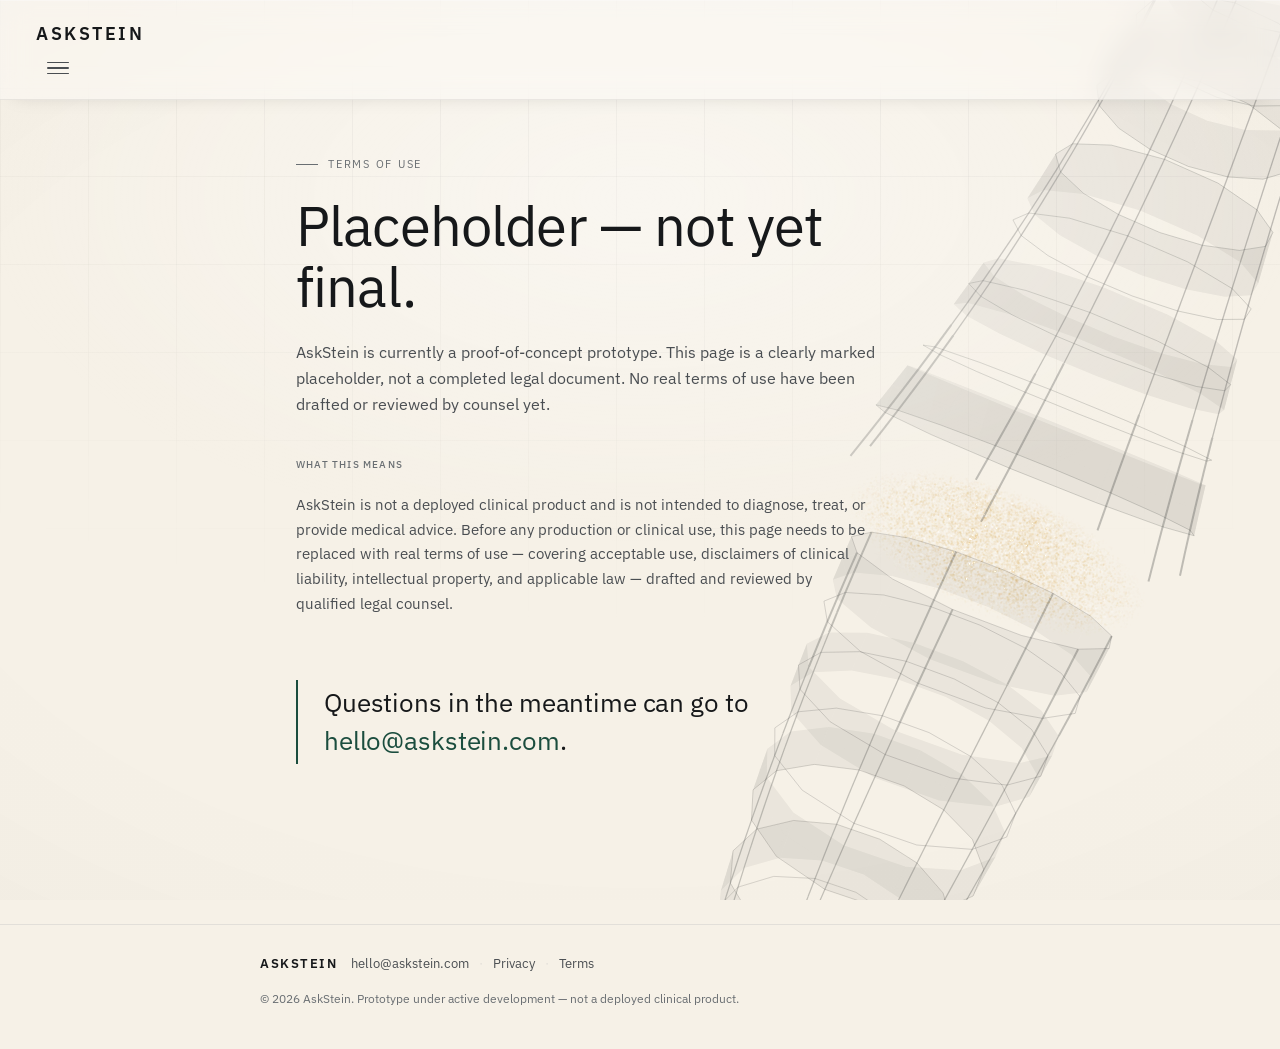
<file: terms.html>
<!DOCTYPE html>
<html lang="en">
<head>
<meta charset="utf-8">
<meta name="viewport" content="width=device-width, initial-scale=1">
<meta name="color-scheme" content="light">
<title>Terms of Use | AskStein</title>
<meta name="description" content="Placeholder terms of use for the AskStein prototype.">
<link rel="canonical" href="https://patelshaivil-source.github.io/askstein-mvp/terms.html">
<meta name="robots" content="noindex">
<link rel="icon" href="data:image/svg+xml,%3Csvg xmlns='http://www.w3.org/2000/svg' viewBox='0 0 100 100'%3E%3Crect width='100' height='100' rx='22' fill='%231B4D3E'/%3E%3Ctext x='50' y='70' font-family='Arial,Helvetica,sans-serif' font-size='58' font-weight='700' fill='%23F6F1E7' text-anchor='middle'%3EA%3C/text%3E%3C/svg%3E">
<meta name="theme-color" content="#1B4D3E">
<link rel="preconnect" href="https://fonts.googleapis.com">
<link rel="preconnect" href="https://fonts.gstatic.com" crossorigin>
<link href="https://fonts.googleapis.com/css2?family=IBM+Plex+Mono:wght@400;500&family=IBM+Plex+Sans:wght@400;500;600&family=Source+Serif+4:opsz,wght@8..60,400;8..60,500;8..60,600&display=swap" rel="stylesheet">
<link rel="stylesheet" href="style.css">
</head>
<body>

<div id="loader" role="status" aria-live="polite" aria-label="Loading AskStein">
  <div class="loader-inner">
    <div class="loader-word" aria-hidden="true">
      <span>A</span><span>s</span><span>k</span><span>S</span><span>t</span><span>e</span><span>i</span><span>n</span>
    </div>
    <div class="loader-bar"><div class="loader-bar-fill" id="loaderFill"></div></div>
  </div>
</div>
<script>
(function(){
  var loader = document.getElementById('loader');
  var fill = document.getElementById('loaderFill');
  var letters = loader.querySelectorAll('.loader-word span');
  var duration = 1400;
  var start = null;
  document.body.style.overflow = 'hidden';
  function tick(ts){
    if(!start) start = ts;
    var progress = Math.min(100, ((ts - start) / duration) * 100);
    fill.style.width = progress + '%';
    var step = 100 / letters.length;
    for(var i = 0; i < letters.length; i++){
      if(progress >= step * (i + 1) && !letters[i].classList.contains('spin')){
        letters[i].classList.add('spin');
      }
    }
    if(progress < 100){
      requestAnimationFrame(tick);
    }else{
      setTimeout(function(){
        loader.classList.add('done');
        document.body.style.overflow = '';
      }, 220);
    }
  }
  requestAnimationFrame(tick);
})();
</script>

<a href="#main-content" class="skip-link">Skip to main content</a>

<canvas id="field" aria-hidden="true"></canvas>
<div id="ground" aria-hidden="true"></div>
<div id="atmos" aria-hidden="true"></div>

<header>
  <div class="brand">
    <a class="wordmark" href="index.html">AskStein</a>
    <button class="hamburger" id="hamburgerBtn" aria-label="Open menu" aria-expanded="false" aria-controls="sidebar" onclick="toggleSidebar()">
      <span></span><span></span><span></span>
    </button>
  </div>
</header>

<div id="sidebar-overlay" onclick="closeSidebar()"></div>
<aside id="sidebar" aria-hidden="true">
  <button class="sidebar-close" aria-label="Close menu" onclick="closeSidebar()">✕</button>
  <nav class="sidebar-nav">
    <a href="index.html">Home</a>
    <a href="about.html">About</a>
    <a href="corpus.html">Corpus</a>
    <a href="documentation.html">Documentation</a>
    <a href="contact.html">Contact</a>
  </nav>
</aside>

<main id="main-content" class="page page-shift">
  <p class="eyebrow" data-reveal>Terms of Use</p>
  <h1 class="qhead" data-reveal>Placeholder — not yet final.</h1>
  <p class="direct" data-reveal>AskStein is currently a proof-of-concept prototype. This page is a
  clearly marked placeholder, not a completed legal document. No real terms of use have been drafted
  or reviewed by counsel yet.</p>

  <div class="label" data-reveal>What this means</div>
  <p class="body" data-reveal>AskStein is not a deployed clinical product and is not intended to
  diagnose, treat, or provide medical advice. Before any production or clinical use, this page needs
  to be replaced with real terms of use — covering acceptable use, disclaimers of clinical liability,
  intellectual property, and applicable law — drafted and reviewed by qualified legal counsel.</p>

  <p class="philosophy" data-reveal>Questions in the meantime can go to
  <a href="mailto:hello@askstein.com">hello@askstein.com</a>.</p>
</main>

<footer class="site-footer">
  <div class="site-footer-inner">
    <span class="wordmark">AskStein</span>
    <a href="mailto:hello@askstein.com">hello@askstein.com</a>
    <span class="footer-sep" aria-hidden="true">·</span>
    <a href="privacy.html">Privacy</a>
    <span class="footer-sep" aria-hidden="true">·</span>
    <a href="terms.html">Terms</a>
    <span class="footer-copy">© 2026 AskStein. Prototype under active development — not a deployed clinical product.</span>
  </div>
</footer>

<script src="field.js?v=20261006-2"></script>
<script src="nav.js"></script>
</body>
</html>
</file>
<file: style.css>
/* ── AskStein shared page chrome (about / corpus / documentation / contact) ── */
:root{
  --paper:#F6F1E7; --paper-sunk:#EFE8D9; --paper-raise:#FDFBF6;
  --ink:#16181A; --ink-2:#4A4E52; --ink-3:#696E72; --rule:#E2DFD9;
  --accent:#1B4D3E; --accent-soft:#E8EFEB;
  --evidence:#80591C; --evidence-tint:#F7EFDD;
  --boundary:#9A5B3F; --boundary-tint:#F6EDE7;
  --sans:"IBM Plex Sans",-apple-system,BlinkMacSystemFont,"Segoe UI",sans-serif;
  /* unified on the wordmark's typeface: serif and mono now point at
     the same sans stack rather than a separate font, so every text
     style on the page reads in the one typeface used for "AskStein". */
  --serif:var(--sans);
  --mono:var(--sans);
  /* centralized motion tokens — one language, reused everywhere rather
     than one-off durations/easings per component */
  --ease-out:cubic-bezier(.16,1,.3,1);
  --ease-in-out:cubic-bezier(.65,0,.35,1);
  --dur-micro:.25s;
  --dur-fast:.4s;
  --dur-reveal:.8s;
  --reveal-rise:28px;
  --reveal-stagger:.08s;
}
*{box-sizing:border-box}
html,body{margin:0;padding:0}
body{background:var(--paper);color:var(--ink);font-family:var(--sans);font-size:15px;line-height:1.6;
  -webkit-font-smoothing:antialiased}

/* ── page-load preloader ─────────────────────────────────────
   Shown on every load/refresh, on top of everything else, until
   the page fades in behind it. */
#loader{position:fixed;inset:0;z-index:9999;background:var(--paper);
  display:flex;align-items:center;justify-content:center;
  transition:opacity .5s cubic-bezier(.4,0,.2,1),visibility 0s linear .5s}
#loader.done{opacity:0;visibility:hidden;pointer-events:none}
.loader-inner{display:flex;flex-direction:column;align-items:center;gap:24px}
.loader-word{display:flex;perspective:700px}
.loader-word span{display:inline-block;font-family:var(--sans);font-weight:600;
  font-size:clamp(30px,6.4vw,56px);letter-spacing:.13em;text-transform:uppercase;
  color:var(--ink);transform-origin:50% 55%;will-change:transform;
  transition:transform .5s cubic-bezier(.34,1.56,.64,1),color .5s ease}
.loader-word span.spin{transform:rotateY(360deg);color:var(--accent)}
.loader-bar{width:200px;height:2px;border-radius:2px;background:var(--rule);overflow:hidden}
.loader-bar-fill{height:100%;width:0%;background:var(--accent);transition:width .1s linear}
@media (prefers-reduced-motion:reduce){
  #loader,.loader-word span,.loader-bar-fill{transition:none}
}

/* ── ambient field: the same reconstruction from the home screen,
   run ambient-only, so these pages read as part of the same product
   rather than a separate static site. Masked so it thins out behind
   the centered reading column and stays out of the way of text. ── */
#field{position:fixed;inset:0;z-index:0;pointer-events:none;display:block;
  /* thins only directly behind the reading column — the same
     treatment the home screen uses to keep the reconstruction
     genuinely visible in the margins rather than a barely-there
     trace. */
  mask-image:radial-gradient(ellipse 30% 46% at 50% 34%,
    transparent 0%,transparent 22%,rgba(0,0,0,.55) 48%,rgba(0,0,0,.92) 72%,#000 100%);
  -webkit-mask-image:radial-gradient(ellipse 30% 46% at 50% 34%,
    transparent 0%,transparent 22%,rgba(0,0,0,.55) 48%,rgba(0,0,0,.92) 72%,#000 100%)}
@media (max-width:760px){
  #field{mask-image:radial-gradient(ellipse 20% 34% at 50% 30%,
      transparent 0%,transparent 18%,rgba(0,0,0,.6) 46%,rgba(0,0,0,.94) 70%,#000 100%);
    -webkit-mask-image:radial-gradient(ellipse 20% 34% at 50% 30%,
      transparent 0%,transparent 18%,rgba(0,0,0,.6) 46%,rgba(0,0,0,.94) 70%,#000 100%)}
}
/* on narrow phones the reading column is nearly the full viewport width,
   so the masked-in edges of the illustration sit closer to body text —
   drop overall opacity a bit further here as an extra contrast margin,
   on top of the mask thinning above */
@media (max-width:480px){
  #field{opacity:.6}
}
/* faint scientific grid — reads as graph paper, not as a dashboard */
#ground{position:fixed;inset:0;z-index:1;pointer-events:none;
  background-image:
    linear-gradient(rgba(22,24,26,.05) 1px,transparent 1px),
    linear-gradient(90deg,rgba(22,24,26,.05) 1px,transparent 1px);
  background-size:88px 88px;
  mask-image:radial-gradient(ellipse 120% 90% at 50% 0%,#000 20%,transparent 78%);
  -webkit-mask-image:radial-gradient(ellipse 120% 90% at 50% 0%,#000 20%,transparent 78%)}
#atmos{position:fixed;inset:0;z-index:2;pointer-events:none;
  background:radial-gradient(ellipse 78% 58% at 50% 22%,rgba(255,255,255,.4),transparent 66%),
    radial-gradient(ellipse 130% 110% at 50% 50%,transparent 42%,rgba(22,24,26,.05) 100%)}
.page{position:relative;z-index:3}
@media (max-width:768px){ #ground{opacity:.5} }
@media (prefers-reduced-motion:reduce){ #field{opacity:.6} }
button{font-family:inherit;font-size:inherit;color:inherit;cursor:pointer}
a{color:var(--accent)}
:focus-visible{outline:2px solid var(--accent);outline-offset:2px;border-radius:2px}

/* ── skip link: hidden until focused, so keyboard users can bypass
   the header/sidebar controls and land straight on the page content ── */
.skip-link{position:absolute;left:12px;top:-48px;z-index:500;
  background:var(--ink);color:var(--paper);font-family:var(--sans);font-size:13px;
  font-weight:500;padding:10px 16px;border-radius:4px;text-decoration:none;
  transition:top .15s var(--ease-out)}
.skip-link:focus{top:12px}

/* ── header ─────────────────────────────────── */
header{display:flex;align-items:center;gap:20px;padding:20px 36px;position:sticky;top:0;z-index:50;
  background:rgba(251,250,248,.55);backdrop-filter:saturate(140%) blur(14px);
  -webkit-backdrop-filter:saturate(140%) blur(14px);
  border-bottom:1px solid rgba(22,24,26,.07);
  box-shadow:0 1px 0 rgba(255,255,255,.35) inset, 0 6px 20px -14px rgba(22,24,26,.22)}
header .brand{display:flex;flex-direction:column;align-items:flex-start;gap:8px}
.wordmark{font-family:var(--sans);font-weight:600;letter-spacing:.14em;font-size:18px;
  text-transform:uppercase;text-decoration:none;color:var(--ink)}
header nav{margin-left:auto;display:flex;gap:22px;font-size:13px;color:var(--ink-2)}
header nav a{background:none;border:0;padding:0;color:inherit;text-decoration:none}
header nav a:hover{color:var(--ink)}

/* ── hamburger + sidebar ────────────────────── */
/* Fold & tumble: the panel is hinged at the left edge and opens by
   rotating in from edge-on (like a door swinging open) with a slight
   diagonal rotateZ tilt that untwists as it settles, plus a small
   overshoot on the easing curve so it reads as tumbling into place
   rather than just tilting flat. Same choreography in reverse on
   close. The page content still shifts over on its own quick,
   non-bouncy timing so only the panel itself performs the fold. */
:root{
  --menu-ease:cubic-bezier(.34,1.56,.64,1);
  --menu-dur:.52s;
  --menu-ease-page:cubic-bezier(.4,0,.2,1);
  --menu-dur-page:.28s;
}

/* hit box is 44×44 (WCAG 2.5.5) even though the visible icon stays
   small — padding does the work, the icon glyph itself doesn't grow */
.hamburger{background:none;border:0;display:flex;flex-direction:column;
  justify-content:center;align-items:center;gap:4px;cursor:pointer;
  width:44px;height:44px;padding:0;margin:-11px -11px -11px 0}
.hamburger span{display:block;height:1.5px;width:22px;background:var(--ink-2);border-radius:2px;
  transition:background .15s}
.hamburger:hover span{background:var(--ink)}

/* click-outside-to-close catcher only — no visual dimming, since
   the sidebar pushes content rather than sitting modally above it */
#sidebar-overlay{position:fixed;top:0;left:270px;right:0;bottom:0;background:transparent;
  opacity:0;pointer-events:none;z-index:200}
#sidebar-overlay.on{opacity:1;pointer-events:auto}

#sidebar{position:fixed;top:0;left:0;bottom:0;width:270px;z-index:201;
  background:var(--paper);
  border-right:1px solid var(--rule);
  transform-origin:0% 50%;
  transform:perspective(900px) rotateY(-92deg) rotateZ(-5deg) scale(.92);
  opacity:0;
  backface-visibility:hidden;
  transition:transform var(--menu-dur) var(--menu-ease),
             opacity calc(var(--menu-dur) * .6) linear;
  padding:22px 26px;display:flex;flex-direction:column;gap:24px}
#sidebar.on{transform:perspective(900px) rotateY(0deg) rotateZ(0deg) scale(1);opacity:1}
.sidebar-close{align-self:flex-end;background:none;border:0;font-size:16px;line-height:1;
  color:var(--ink-2);cursor:pointer;
  width:44px;height:44px;display:flex;align-items:center;justify-content:center;
  margin:-11px -11px 0 0}
.sidebar-close:hover{color:var(--ink)}
.sidebar-nav{display:flex;flex-direction:column;gap:18px;margin-top:8px}
.sidebar-nav a{font-family:var(--sans);font-size:13.5px;letter-spacing:.02em;color:var(--ink);
  text-decoration:none;transition:color .15s}
.sidebar-nav a:hover{color:var(--accent)}
.sidebar-nav a.current{color:var(--accent);font-weight:500}

body.sidebar-open{overflow-x:hidden}
body.sidebar-open .page-shift{margin-left:270px}
body.sidebar-open header{margin-left:270px}
@media (max-width:900px){
  body.sidebar-open .page-shift,body.sidebar-open header{margin-left:0}
  #sidebar-overlay{left:0}
}
header{transition:margin-left var(--menu-dur-page) var(--menu-ease-page)}

/* ── page-entrance fade: the destination page fades and rises in on
   arrival (tap a nav link → new page loads → this plays), rather than
   just appearing. Same duration/ease as the scroll-reveal system, so
   it reads as one motion language, not a separate effect. Progressive
   enhancement: opacity:1 by default, only hidden-then-revealed once
   nav.js has added "js" and is actually running the reveal. */
.page-shift{
  transition:margin-left var(--menu-dur-page) var(--menu-ease-page),
             opacity var(--dur-reveal) var(--ease-out),
             transform var(--dur-reveal) var(--ease-out);
}
.js .page-shift{opacity:0;transform:translateY(var(--reveal-rise))}
.js .page-shift.in{opacity:1;transform:translateY(0)}

/* ── page-exit fade ("fade away"): clicking any internal link fades
   the current page out before the browser actually navigates, so
   leaving a page feels like the mirror image of arriving on one —
   same easing, a quicker duration since this one's blocking the
   click. .leaving has two classes so it outranks the plain
   .page-shift transition above and safely overrides its duration. */
.page-shift.leaving{
  transition:opacity var(--dur-fast) var(--ease-out),
             transform var(--dur-fast) var(--ease-out);
  opacity:0;
  transform:translateY(calc(var(--reveal-rise) * -0.4));
}

@media (prefers-reduced-motion:reduce){
  .hamburger span,#sidebar-overlay,#sidebar,.sidebar-nav a,.page-shift,header{transition:none}
  .js .page-shift,.js .page-shift.in,.page-shift.leaving{opacity:1;transform:none}
  #sidebar{transform:none;opacity:1}
  #sidebar:not(.on){display:none}
}

/* ── typography / content blocks ───────────── */
.page{max-width:760px;margin:0 auto;padding:56px 36px 110px}
.back-link{display:inline-flex;align-items:center;gap:7px;background:none;border:0;padding:0;
  font-family:var(--sans);font-size:11px;letter-spacing:.1em;text-transform:uppercase;
  color:var(--ink-3);margin-bottom:26px;text-decoration:none}
.back-link:hover{color:var(--accent)}
.eyebrow{font-family:var(--sans);font-size:11px;letter-spacing:.16em;text-transform:uppercase;
  color:var(--ink-3);margin:0 0 22px;display:flex;align-items:center;gap:10px}
.eyebrow::before{content:"";width:22px;height:1px;background:var(--ink-3)}
.qhead{font-family:var(--serif);font-size:clamp(32px,6vw,56px);line-height:1.08;font-weight:400;
  letter-spacing:-.015em;margin:0 0 24px;max-width:16ch}
.direct{font-family:var(--serif);font-size:16px;line-height:1.6;margin:0 0 40px;max-width:58ch;
  color:var(--ink-2)}
.label{font-size:10px;letter-spacing:.12em;text-transform:uppercase;color:var(--ink-3);
  font-weight:500;margin:48px 0 20px}
.label:first-of-type{margin-top:0}
p.body{font-size:14.5px;line-height:1.7;color:var(--ink-2);max-width:64ch;margin:0 0 16px}
.brow{display:grid;grid-template-columns:110px 1fr;gap:14px;font-size:13px;margin-bottom:16px}
.brow dt{color:var(--ink-3);font-size:11px;letter-spacing:.07em;text-transform:uppercase;
  padding-top:2px;margin:0}
.brow dd{margin:0;color:var(--ink-2)}
.brow dd.bd{color:var(--boundary)}
.bdrule{display:flex;align-items:center;gap:14px;margin:40px 0 24px;max-width:64ch;
  font-size:10.5px;letter-spacing:.1em;text-transform:uppercase;color:var(--ink-3);font-weight:500}
.bdrule::after{content:"";flex:1;height:1px;background:var(--rule)}
.stepline{display:grid;grid-template-columns:26px 1fr;gap:14px;margin-bottom:18px;max-width:64ch}
.stepline .n{font-family:var(--mono);font-size:11.5px;color:var(--accent);padding-top:2px}
.stepline .h{font-size:14px;font-weight:500;color:var(--ink);margin-bottom:3px;
  display:flex;align-items:center;gap:8px}
.stepline .icon{display:inline-flex;flex:none;width:17px;height:17px;color:var(--accent)}
.stepline .icon svg{width:100%;height:100%;fill:none;stroke:currentColor;stroke-width:1.4;
  stroke-linecap:round;stroke-linejoin:round}
.stepline .d{font-size:13.5px;line-height:1.6;color:var(--ink-2)}
.lims{list-style:none;padding:0;margin:0 0 16px;max-width:64ch}
.lims li{position:relative;padding-left:18px;margin-bottom:9px;font-size:14.5px;color:var(--ink-2);
  line-height:1.55}
.lims li::before{content:"";position:absolute;left:2px;top:10px;width:5px;height:1px;
  background:var(--ink-3)}
.team-grid{display:grid;gap:22px 32px;max-width:none}
@media (min-width:760px){.team-grid{grid-template-columns:1fr 1fr}}
.team-card{border-top:1px solid var(--rule);padding-top:16px}
/* a monogram stands in for a photo — no stock headshots, no fake
   imagery. Deterministic per name, so it reads as an identity mark
   rather than decoration. */
.avatar{width:44px;height:44px;border-radius:50%;border:1px solid var(--rule);
  display:flex;align-items:center;justify-content:center;margin-bottom:14px;
  font-family:var(--serif);font-size:15px;color:var(--accent);background:var(--accent-soft)}
.team-card .who{font-family:var(--serif);font-size:17px;color:var(--ink);margin-bottom:2px}
.team-card .role{font-size:11px;letter-spacing:.07em;text-transform:uppercase;color:var(--accent);
  margin-bottom:8px}
.team-card .focus{font-size:13.5px;line-height:1.6;color:var(--ink-2);max-width:60ch}
/* above-the-fold hero CTA on Contact: a real button rather than a
   buried footnote link, plus a short helper note with the plain-text
   address for anyone who'd rather copy it than click */
.contact-cta{margin:0 0 56px;max-width:64ch}
.btn-primary{display:inline-flex;align-items:center;min-height:44px;
  font-family:var(--sans);font-size:14px;font-weight:600;letter-spacing:.01em;
  color:var(--paper);background:var(--accent);text-decoration:none;
  padding:12px 22px;border-radius:4px;
  transition:background var(--dur-micro) var(--ease-out),
             box-shadow var(--dur-micro) var(--ease-out)}
.btn-primary:hover{background:#153f33;box-shadow:0 8px 20px -12px rgba(27,77,62,.55)}
.cta-note{font-size:13.5px;line-height:1.6;color:var(--ink-2);max-width:56ch;margin:14px 0 0}
.cta-note a{font-family:var(--sans);color:var(--accent);text-decoration:none}
.cta-note a:hover{text-decoration:underline}
/* the closing line on every page — restyled as a genuine pull-quote
   (was a small caption-sized footnote) so each page ends on a
   deliberate statement rather than trailing off quietly */
.philosophy{margin-top:64px;padding:4px 0 4px 26px;border-left:2px solid var(--accent);
  font-family:var(--serif);font-size:clamp(19px,2.6vw,26px);color:var(--ink);line-height:1.45;
  letter-spacing:-.005em;max-width:50ch}

/* ── numbered index grids: reused for "the three places trust
   lives" and "the four wedges" on About, and the build-steps row
   on Corpus. Desktop: side-by-side columns with a rule and a mono
   index number, echoing the editorial numbered-section pattern.
   Mobile: stacks like everything else. ───────────────────────── */
.trio,.wedges{display:grid;gap:28px;margin:0 0 40px;max-width:100%}
.trio{grid-template-columns:repeat(3,1fr)}
.wedges{grid-template-columns:1fr 1fr;gap:28px 32px}
.trio-item,.wedge-item{border-top:1px solid var(--rule);padding-top:16px}
.trio-n{font-family:var(--mono);font-size:11px;color:var(--accent);letter-spacing:.05em}
.trio-icon{display:block;width:26px;height:26px;margin:14px 0 12px;color:var(--accent)}
.trio-icon svg{width:100%;height:100%;fill:none;stroke:currentColor;stroke-width:1.3;
  stroke-linecap:round;stroke-linejoin:round}
.trio-h{font-family:var(--serif);font-size:19px;font-weight:400;margin:0 0 8px;color:var(--ink)}
.trio-d{font-size:13.5px;line-height:1.6;color:var(--ink-2);margin:0}
@media (max-width:760px){
  .trio{grid-template-columns:1fr;gap:24px}
}
@media (max-width:640px){
  .wedges{grid-template-columns:1fr;gap:24px}
}

/* ── timeline: the roadmap on Documentation gets a connecting
   line so the steps read as one continuous path rather than a
   loose list — a single, restrained signature moment. ────────── */
.timeline{position:relative;padding-left:2px;max-width:64ch;margin:0;list-style:none}
.timeline::before{content:"";position:absolute;left:11px;top:6px;bottom:6px;width:1px;
  background:var(--rule)}
.timeline .stepline{display:block;position:relative;padding-left:36px;margin-bottom:22px;
  max-width:none}
.timeline .stepline .n{position:absolute;left:0;top:-1px;width:23px;height:23px;
  display:flex;align-items:center;justify-content:center;border-radius:50%;
  background:var(--paper);border:1px solid var(--rule);font-size:10px;color:var(--accent)}

/* ── a row of build-steps side by side at desktop width, instead
   of stacking straight down — gives the page some horizontal rhythm
   instead of one unbroken vertical list. ─────────────────────── */
.steps-row{display:grid;gap:28px;margin-bottom:8px}
@media (min-width:760px){
  .steps-row{grid-template-columns:repeat(3,1fr)}
  .steps-row .stepline{margin-bottom:0}
}
.stat-strip{display:grid;grid-template-columns:repeat(3,1fr);gap:22px;margin:0 0 44px;max-width:64ch}
.mobile-stat,.stat{border-top:1px solid var(--rule);padding-top:12px}
.stat .n{font-family:var(--mono);font-size:clamp(22px,3.6vw,34px);color:var(--ink);letter-spacing:-.02em}
.stat .l{font-size:10.5px;letter-spacing:.08em;text-transform:uppercase;color:var(--ink-3);
  margin-top:4px}
@media (max-width:640px){
  .page{padding:40px 20px 80px}
  .stat-strip{grid-template-columns:1fr 1fr}
  .qhead{font-size:30px;max-width:none}
  /* mobile body-copy floor: nothing readers actually read should sit
     below 16px, and role labels get a touch bigger too */
  p.body{font-size:16px}
  .team-card .focus{font-size:16px}
  .team-card .role{font-size:12px}
}

/* ── site footer (Contact page) ──────────────────────────────
   Plain, low-key close to the page — identity, contact address,
   and the two placeholder legal links required before a real launch. */
.site-footer{position:relative;z-index:3;border-top:1px solid var(--rule);
  margin-top:24px;padding:28px 36px 40px}
.site-footer-inner{max-width:760px;margin:0 auto;display:flex;flex-wrap:wrap;
  align-items:baseline;gap:10px;font-size:12.5px;color:var(--ink-3)}
.site-footer-inner .wordmark{font-size:13px;letter-spacing:.12em;margin-right:4px}
.site-footer-inner a{color:var(--ink-2);text-decoration:none}
.site-footer-inner a:hover{color:var(--accent);text-decoration:underline}
.footer-sep{color:var(--rule)}
.footer-copy{flex-basis:100%;margin-top:6px;font-size:11.5px;color:var(--ink-3)}

/* ── micro-interactions ───────────────────────────────────────
   Small, fast (0.2–0.3s), consistent responses on everything
   touchable — inline links draw an underline, team cards lift.
   Nothing here is decorative; each response acknowledges the
   element was touched. */
p.body a,p.direct a,p.philosophy a,.cta-note a,.brow dd a{
  text-decoration:none;
  background-image:linear-gradient(currentColor,currentColor);
  background-position:0 100%;
  background-repeat:no-repeat;
  background-size:0% 1px;
  padding-bottom:1px;
  transition:background-size var(--dur-micro) var(--ease-out),color var(--dur-micro) var(--ease-out);
}
p.body a:hover,p.direct a:hover,p.philosophy a:hover,.cta-note a:hover,.brow dd a:hover{
  background-size:100% 1px;
}
/* Hover lift uses box-shadow + border-color rather than transform, since
   transform is already owned by the reveal system above (fade + rise) —
   sharing one transition on the same property would force both effects
   onto a single duration/easing. Keeping them on separate properties lets
   each stay on its own motion timing without one silently overriding
   the other. */
.team-grid .team-card{
  transition:border-color var(--dur-fast) var(--ease-out),
             box-shadow var(--dur-fast) var(--ease-out);
}
.team-grid .team-card:hover{
  border-color:var(--accent);
  box-shadow:0 10px 24px -18px rgba(22,24,26,.45);
}
@media (prefers-reduced-motion:reduce){
  .team-grid .team-card{transition:none}
}

/* ── scroll reveal: fade + rise, staggered, once ─────────────
   Progressively enhanced: [data-reveal] content is visible by default
   so it can never be stuck invisible if JavaScript fails to load or
   run. Only once nav.js has added the "js" class to <html> — meaning
   the IntersectionObserver reveal logic is actually wired up — does
   this content start hidden, to be revealed on scroll. Respects
   prefers-reduced-motion below regardless of the "js" class. */
[data-reveal]{opacity:1;transform:none}
.js [data-reveal]{
  opacity:0;
  transform:translateY(var(--reveal-rise));
  transition:opacity var(--dur-reveal) var(--ease-out),
             transform var(--dur-reveal) var(--ease-out);
  transition-delay:calc(var(--reveal-i, 0) * var(--reveal-stagger));
}
.js [data-reveal].in{opacity:1;transform:translateY(0)}
@media (prefers-reduced-motion:reduce){
  [data-reveal],.js [data-reveal],.js [data-reveal].in{
    opacity:1;transform:none;transition:none}
}
</file>
